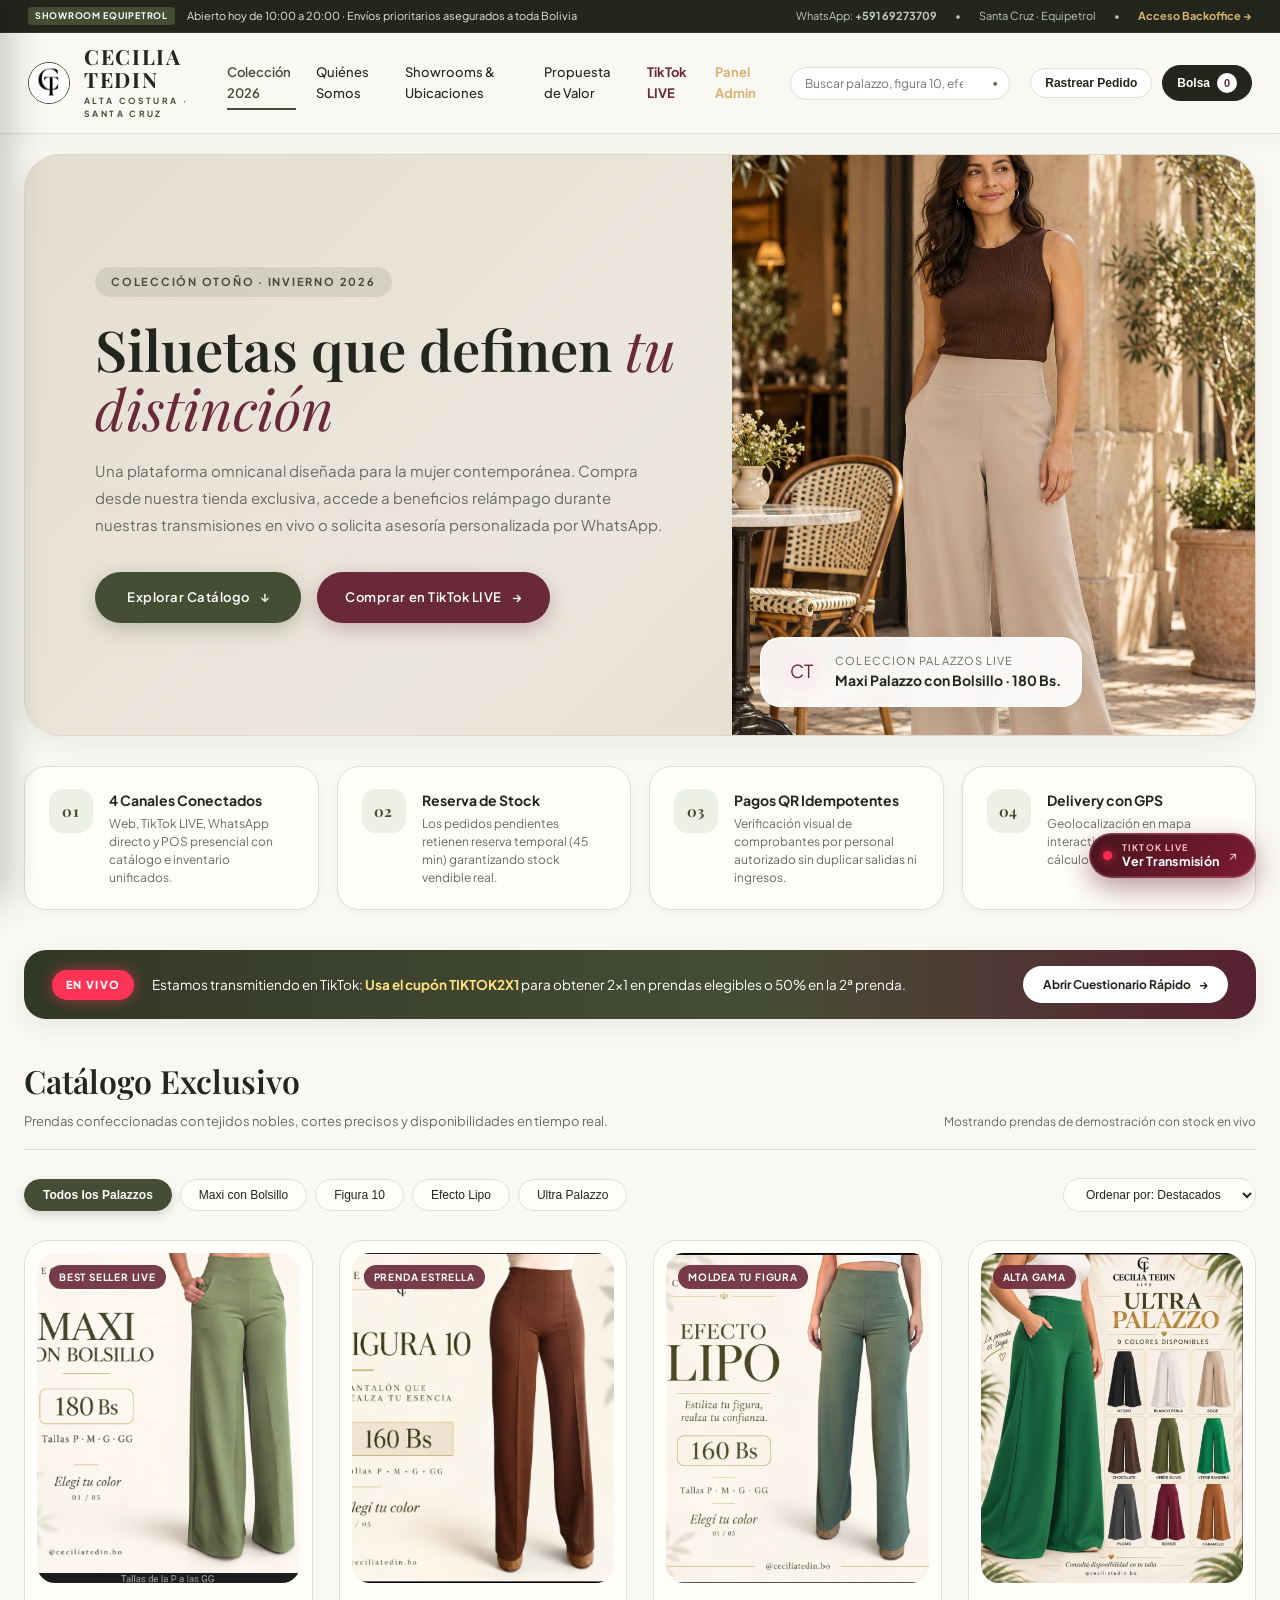
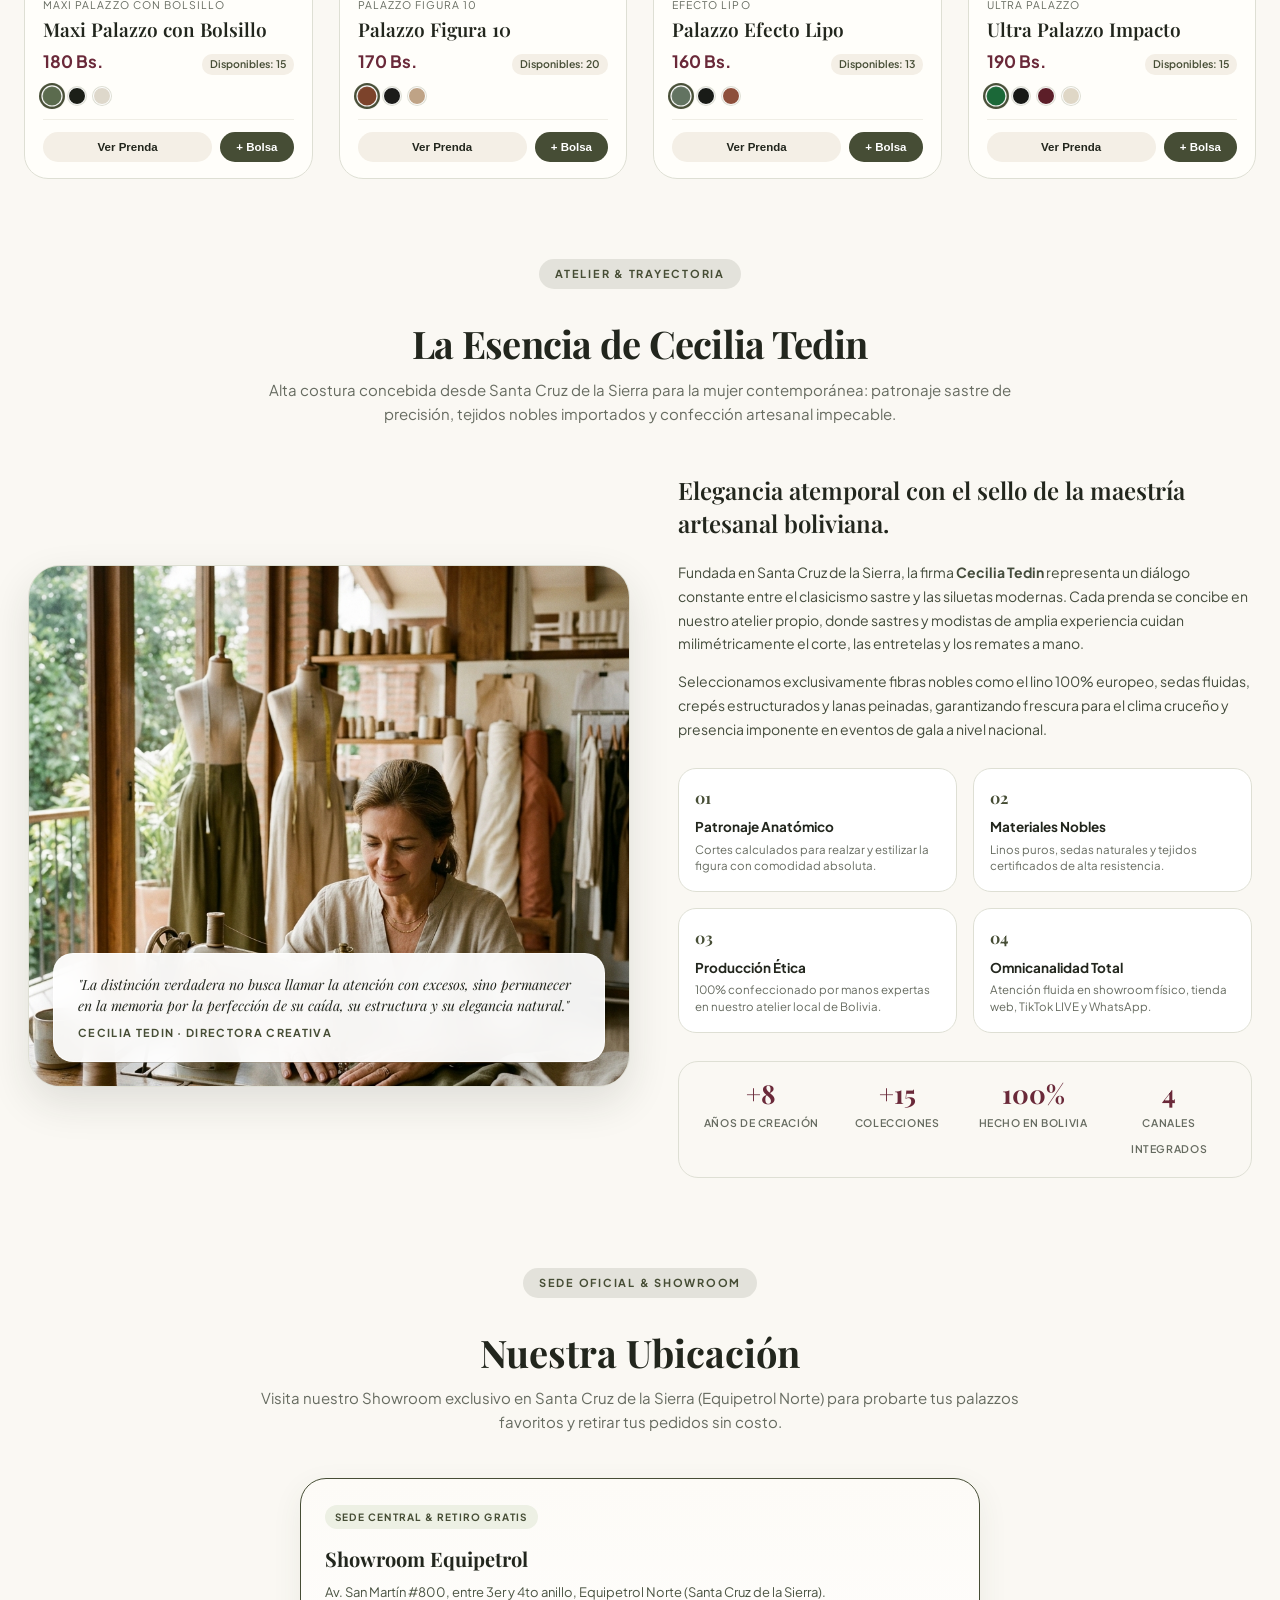
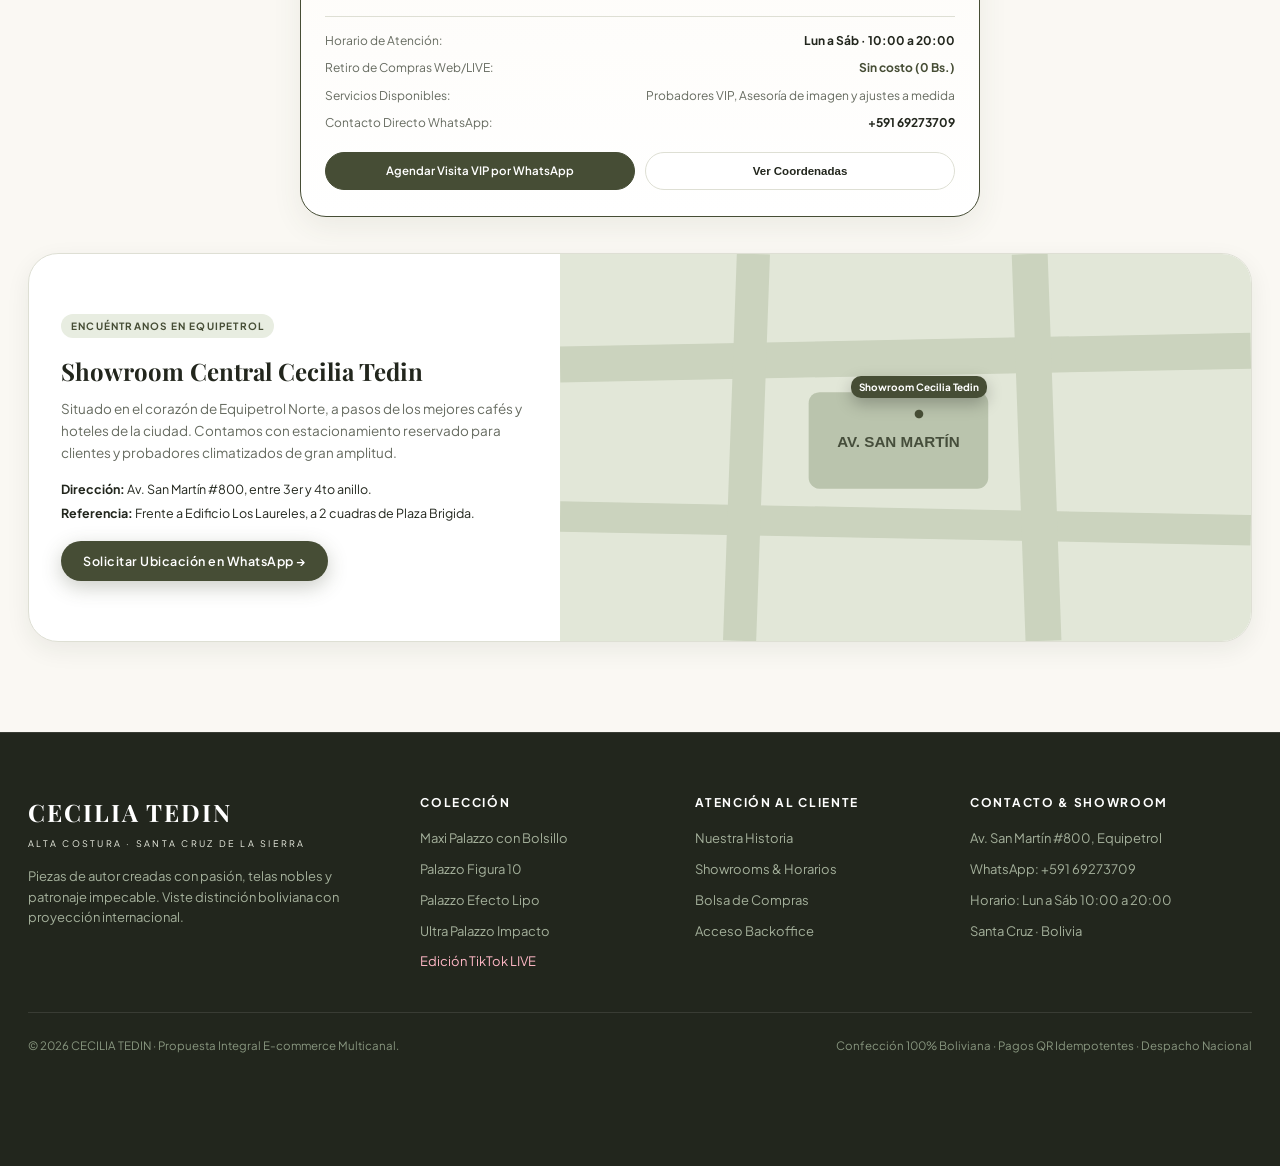
<file: index.html>
<!DOCTYPE html>
<html lang="es">
<head>
  <meta charset="UTF-8">
  <meta name="viewport" content="width=device-width, initial-scale=1.0">
  <title>CECILIA TEDIN · Propuesta Integral E-commerce & Sistema Administrativo</title>

  <!-- Estilos base originales de la marca -->
  <link rel="stylesheet" href="./CECILIA%20TEDIN%20LIVE%20%C2%B7%20Pedidos%20por%20WhatsApp_files/modern-elegance.css">

  <!-- Estilos de la Propuesta Integral (3 Ventanas / Diapositivas) -->
  <link rel="stylesheet" href="./proposal-styles.css">
</head>
<body style="margin:0;padding:0;">

  <!-- ========================================================================
       ENCABEZADO DE LA TIENDA / DASHBOARD PRINCIPAL (STOREFRONT HEADER)
       ======================================================================== -->
  <header class="storefront-header">
    <!-- Tira Superior de Anuncios y Contacto -->
    <div class="header-announcement-strip">
      <div class="announcement-left">
        <span class="announcement-badge">Showroom Equipetrol</span>
        <span>Abierto hoy de 10:00 a 20:00 · Envíos prioritarios asegurados a toda Bolivia</span>
      </div>
      <div class="announcement-right">
        <a href="https://api.whatsapp.com/send?phone=59169273709" target="_blank" class="announcement-link">
          WhatsApp: <strong>+591 69273709</strong>
        </a>
        <span>&bull;</span>
        <a href="#ubicaciones" class="announcement-link">Santa Cruz · Equipetrol</a>
        <span>&bull;</span>
        <a href="admin.html" class="announcement-link" style="color:#d8b370;font-weight:700;">Acceso Backoffice &rarr;</a>
      </div>
    </div>

    <!-- Barra Principal de Navegación -->
    <nav class="header-main-nav" aria-label="Navegación Principal">
      <!-- Marca y Logotipo -->
      <a href="index.html" class="header-brand-block">
        <img src="./CECILIA%20TEDIN%20LIVE%20%C2%B7%20Pedidos%20por%20WhatsApp_files/57936c4e7aa42d4fdf61e33615a19e2525ccbde2e2fb24cf69b07554b99a0174.jpg" alt="Cecilia Tedin">
        <div class="header-brand-titles">
          <h1>CECILIA TEDIN</h1>
          <small>ALTA COSTURA · SANTA CRUZ</small>
        </div>
      </a>

      <!-- Enlaces de Menú -->
      <div class="header-menu-links">
        <a href="#catalogo" class="header-nav-link active">Colección 2026</a>
        <a href="#quienes-somos" class="header-nav-link">Quiénes Somos</a>
        <a href="#ubicaciones" class="header-nav-link">Showrooms & Ubicaciones</a>
        <a href="#pilares" class="header-nav-link">Propuesta de Valor</a>
        <a href="live.html" class="header-nav-link" style="color:var(--ct-wine);font-weight:700;">
          TikTok LIVE
        </a>
        <a href="admin.html" class="header-nav-link" style="color:#d8b370;font-weight:700;">
          Panel Admin
        </a>
      </div>

      <!-- Buscador en Vivo Integrado en Header -->
      <div class="header-search-wrapper">
        <input type="search" class="header-search-input" id="header-search-input" placeholder="Buscar palazzo, figura 10, efecto lipo..." oninput="window.CTApp.onHeaderSearch(this.value)">
        <span class="header-search-icon">&bull;</span>
      </div>

      <!-- Acciones de Usuario y Bolsa -->
      <div class="header-actions-group">
        <button type="button" class="header-action-btn mobile-menu-toggle-btn" id="btn-mobile-menu" aria-label="Abrir Menú" onclick="window.CTApp.toggleStorefrontMobileMenu()">
          <span>&equiv; Menú</span>
        </button>
        <button type="button" class="header-action-btn header-track-btn" onclick="alert('Seguimiento de pedido: Ingresa tu código de orden ej. CT-8040')">
          <span>Rastrear Pedido</span>
        </button>
        <button type="button" class="header-action-btn header-cart-btn" onclick="window.CTApp.openCart()">
          <span>Bolsa</span>
          <span class="header-cart-badge cart-count-badge">0</span>
        </button>
      </div>
    </nav>
  </header>

  <!-- Cajón de Menú Móvil Tienda -->
  <div class="storefront-mobile-overlay" id="storefront-mobile-overlay" onclick="window.CTApp.closeStorefrontMobileMenu()"></div>
  <aside class="storefront-mobile-drawer" id="storefront-mobile-drawer">
    <div style="display:flex;justify-content:space-between;align-items:center;margin-bottom:20px;border-bottom:1px solid var(--ct-line);padding-bottom:14px;">
      <div style="font-family:var(--font-serif);font-weight:700;font-size:16px;">CECILIA TEDIN</div>
      <button type="button" class="btn-close-modal" style="position:static;width:32px;height:32px;" onclick="window.CTApp.closeStorefrontMobileMenu()">&times;</button>
    </div>
    <div class="storefront-mobile-search" style="margin-bottom:18px;">
      <input type="search" placeholder="Buscar palazzo..." class="header-search-input" style="width:100%;font-size:15px;padding:10px 14px;box-sizing:border-box;" oninput="window.CTApp.onHeaderSearch(this.value)">
    </div>
    <nav style="display:flex;flex-direction:column;gap:8px;">
      <a href="#catalogo" class="storefront-mobile-nav-link" onclick="window.CTApp.closeStorefrontMobileMenu()">Colección Palazzos</a>
      <a href="#quienes-somos" class="storefront-mobile-nav-link" onclick="window.CTApp.closeStorefrontMobileMenu()">Quiénes Somos & Atelier</a>
      <a href="#ubicaciones" class="storefront-mobile-nav-link" onclick="window.CTApp.closeStorefrontMobileMenu()">Showroom Equipetrol</a>
      <a href="#pilares" class="storefront-mobile-nav-link" onclick="window.CTApp.closeStorefrontMobileMenu()">Propuesta de Valor</a>
      <button type="button" class="storefront-mobile-nav-link" style="background:none;border:none;text-align:left;font-family:inherit;width:100%;cursor:pointer;" onclick="window.CTApp.closeStorefrontMobileMenu(); alert('Seguimiento de pedido: Ingresa tu código de orden ej. CT-8040')">Rastrear Pedido</button>
      <a href="live.html" class="storefront-mobile-nav-link" style="color:var(--ct-wine);font-weight:700;">Venta Rápida TikTok LIVE &rarr;</a>
      <a href="admin.html" class="storefront-mobile-nav-link" style="color:#d8b370;font-weight:700;">Panel Administrativo &rarr;</a>
    </nav>
    <div style="margin-top:auto;padding-top:20px;border-top:1px solid var(--ct-line);font-size:12px;color:var(--ct-muted);">
      <div>WhatsApp Oficial:</div>
      <a href="https://api.whatsapp.com/send?phone=59169273709" target="_blank" style="color:var(--ct-olive);font-weight:700;text-decoration:none;font-size:13px;">+591 69273709</a>
    </div>
  </aside>

  <!-- ========================================================================
       VENTANA 1: EXPERIENCIA DEL CLIENTE (LANDING & CATÁLOGO CURADO)
       ======================================================================== -->
  <main id="window-1" class="proposal-window active">

    <!-- Hero Section Editorial -->
    <section class="client-hero-banner">
      <div class="hero-content">
        <span class="hero-tag">Colección Otoño · Invierno 2026</span>
        <h2 class="hero-title">Siluetas que definen <em>tu distinción</em></h2>
        <p class="hero-subtitle">
          Una plataforma omnicanal diseñada para la mujer contemporánea. Compra desde nuestra tienda exclusiva, accede a beneficios relámpago durante nuestras transmisiones en vivo o solicita asesoría personalizada por WhatsApp.
        </p>
        <div class="hero-button-group">
          <a href="#catalogo" class="btn-primary-ct" style="text-decoration:none;">
            <span>Explorar Catálogo</span> <span>&darr;</span>
          </a>
          <a href="live.html" class="btn-secondary-live" style="text-decoration:none;">
            <span>Comprar en TikTok LIVE</span> <span>&rarr;</span>
          </a>
        </div>
      </div>

      <div class="hero-media-wrap">
        <img src="./CECILIA%20TEDIN%20LIVE%20%C2%B7%20Pedidos%20por%20WhatsApp_files/544a0b47c6b0a3c186eeda32c60626117b45296deead81df6f3b6f3815b29cbf.jpg" alt="Look Editorial Cecilia Tedin">
        <div class="hero-floating-card">
          <div class="badge-icon">CT</div>
          <div>
            <div class="text-title">Coleccion Palazzos LIVE</div>
            <div class="text-highlight">Maxi Palazzo con Bolsillo &middot; 180 Bs.</div>
          </div>
        </div>
      </div>
    </section>

    <!-- Barra de 4 Pilares de la Propuesta -->
    <section id="pilares" class="proposal-pillars-bar">
      <div class="pillar-item">
        <div class="pillar-icon">01</div>
        <div class="pillar-info">
          <h4>4 Canales Conectados</h4>
          <p>Web, TikTok LIVE, WhatsApp directo y POS presencial con catálogo e inventario unificados.</p>
        </div>
      </div>
      <div class="pillar-item">
        <div class="pillar-icon">02</div>
        <div class="pillar-info">
          <h4>Reserva de Stock</h4>
          <p>Los pedidos pendientes retienen reserva temporal (45 min) garantizando stock vendible real.</p>
        </div>
      </div>
      <div class="pillar-item">
        <div class="pillar-icon">03</div>
        <div class="pillar-info">
          <h4>Pagos QR Idempotentes</h4>
          <p>Verificación visual de comprobantes por personal autorizado sin duplicar salidas ni ingresos.</p>
        </div>
      </div>
      <div class="pillar-item">
        <div class="pillar-icon">04</div>
        <div class="pillar-info">
          <h4>Delivery con GPS</h4>
          <p>Geolocalización en mapa interactivo con coordenadas y cálculo de cotización exacto.</p>
        </div>
      </div>
    </section>

    <!-- Banner de Campaña LIVE Activa -->
    <section class="live-campaign-strip">
      <div class="live-strip-left">
        <span class="live-badge-glow">EN VIVO</span>
        <p>
          Estamos transmitiendo en TikTok: <strong>Usa el cupón TIKTOK2X1</strong> para obtener 2x1 en prendas elegibles o 50% en la 2ª prenda.
        </p>
      </div>
      <a href="live.html" class="btn-open-quiz" style="text-decoration:none;">
        <span>Abrir Cuestionario Rápido</span> <span>&rarr;</span>
      </a>
    </section>

    <!-- Catálogo Curado de Prendas -->
    <section id="catalogo" class="catalog-section">
      <div class="catalog-header">
        <div>
          <h3>Catálogo Exclusivo</h3>
          <p>Prendas confeccionadas con tejidos nobles, cortes precisos y disponibilidades en tiempo real.</p>
        </div>
        <div style="font-size:12px;color:var(--ct-muted);">
          Mostrando prendas de demostración con stock en vivo
        </div>
      </div>

      <!-- Barra de Filtros Interactivos -->
      <div class="filter-bar">
        <div class="category-pills">
          <button class="cat-pill active" onclick="window.CTApp.filterCategory('all', this)">Todos los Palazzos</button>
          <button class="cat-pill" onclick="window.CTApp.filterCategory('maxi-palazzo', this)">Maxi con Bolsillo</button>
          <button class="cat-pill" onclick="window.CTApp.filterCategory('figura-10', this)">Figura 10</button>
          <button class="cat-pill" onclick="window.CTApp.filterCategory('efecto-lipo', this)">Efecto Lipo</button>
          <button class="cat-pill" onclick="window.CTApp.filterCategory('ultra-palazzo', this)">Ultra Palazzo</button>
        </div>

        <div class="filter-actions">
          <select class="filter-select" onchange="alert('Filtro de ordenamiento aplicado')">
            <option>Ordenar por: Destacados</option>
            <option>Precio: Menor a Mayor</option>
            <option>Precio: Mayor a Menor</option>
          </select>
        </div>
      </div>

      <!-- Grilla de Productos Dinámica -->
      <div id="products-grid" class="products-grid">
        <!-- Renderizado dinámico desde app.js -->
      </div>
    </section>

    <!-- ========================================================================
         SECCIÓN: QUIÉNES SOMOS (HISTORIA, FILOSOFÍA Y ALTA COSTURA)
         ======================================================================== -->
    <section id="quienes-somos" class="about-section">
      <div class="about-header-wrap">
        <span class="hero-tag">Atelier & Trayectoria</span>
        <h2>La Esencia de Cecilia Tedin</h2>
        <p>
          Alta costura concebida desde Santa Cruz de la Sierra para la mujer contemporánea: patronaje sastre de precisión, tejidos nobles importados y confección artesanal impecable.
        </p>
      </div>

      <div class="about-layout-grid">
        <!-- Tarjeta Visual Editorial -->
        <div class="about-media-card">
          <img src="./CECILIA%20TEDIN%20LIVE%20%C2%B7%20Pedidos%20por%20WhatsApp_files/atelier_costura_cecilia_tedin.jpg" alt="Atelier de Costura y Confección Artesanal Cecilia Tedin">
          <div class="about-floating-quote">
            <p>
              "La distinción verdadera no busca llamar la atención con excesos, sino permanecer en la memoria por la perfección de su caída, su estructura y su elegancia natural."
            </p>
            <span>Cecilia Tedin · Directora Creativa</span>
          </div>
        </div>

        <!-- Manifiesto e Historia -->
        <div class="about-story-content">
          <div class="about-tagline">
            Elegancia atemporal con el sello de la maestría artesanal boliviana.
          </div>

          <div class="about-paragraphs">
            <p style="margin-bottom:14px;">
              Fundada en Santa Cruz de la Sierra, la firma <strong>Cecilia Tedin</strong> representa un diálogo constante entre el clasicismo sastre y las siluetas modernas. Cada prenda se concibe en nuestro atelier propio, donde sastres y modistas de amplia experiencia cuidan milimétricamente el corte, las entretelas y los remates a mano.
            </p>
            <p>
              Seleccionamos exclusivamente fibras nobles como el lino 100% europeo, sedas fluidas, crepés estructurados y lanas peinadas, garantizando frescura para el clima cruceño y presencia imponente en eventos de gala a nivel nacional.
            </p>
          </div>

          <!-- Cuadrícula de 4 Pilares de Marca -->
          <div class="about-pillars-grid">
            <div class="about-pillar-box">
              <div class="about-pillar-num">01</div>
              <h4>Patronaje Anatómico</h4>
              <p>Cortes calculados para realzar y estilizar la figura con comodidad absoluta.</p>
            </div>
            <div class="about-pillar-box">
              <div class="about-pillar-num">02</div>
              <h4>Materiales Nobles</h4>
              <p>Linos puros, sedas naturales y tejidos certificados de alta resistencia.</p>
            </div>
            <div class="about-pillar-box">
              <div class="about-pillar-num">03</div>
              <h4>Producción Ética</h4>
              <p>100% confeccionado por manos expertas en nuestro atelier local de Bolivia.</p>
            </div>
            <div class="about-pillar-box">
              <div class="about-pillar-num">04</div>
              <h4>Omnicanalidad Total</h4>
              <p>Atención fluida en showroom físico, tienda web, TikTok LIVE y WhatsApp.</p>
            </div>
          </div>

          <!-- Métricas de Trayectoria -->
          <div class="about-metrics-strip">
            <div class="about-metric-item">
              <strong>+8</strong>
              <span>Años de Creación</span>
            </div>
            <div class="about-metric-item">
              <strong>+15</strong>
              <span>Colecciones</span>
            </div>
            <div class="about-metric-item">
              <strong>100%</strong>
              <span>Hecho en Bolivia</span>
            </div>
            <div class="about-metric-item">
              <strong>4</strong>
              <span>Canales Integrados</span>
            </div>
          </div>
        </div>
      </div>
    </section>

    <!-- ========================================================================
         SECCIÓN: UBICACIONES & SHOWROOMS
         ======================================================================== -->
    <section id="ubicaciones" class="locations-section">
      <div class="locations-header-wrap">
        <span class="hero-tag">Sede Oficial & Showroom</span>
        <h2>Nuestra Ubicación</h2>
        <p>
          Visita nuestro Showroom exclusivo en Santa Cruz de la Sierra (Equipetrol Norte) para probarte tus palazzos favoritos y retirar tus pedidos sin costo.
        </p>
      </div>

      <!-- Única Ubicación Oficial: Showroom Equipetrol -->
      <div class="locations-cards-grid" style="grid-template-columns: 1fr; max-width: 680px; margin: 0 auto 36px;">
        <!-- Showroom Central Equipetrol -->
        <div class="location-card featured">
          <span class="location-card-tag">Sede Central & Retiro Gratis</span>
          <h3>Showroom Equipetrol</h3>
          <p class="location-address">
            Av. San Martín #800, entre 3er y 4to anillo, Equipetrol Norte (Santa Cruz de la Sierra).
          </p>
          <div class="location-detail-list">
            <div class="location-detail-row">
              <span>Horario de Atención:</span>
              <strong>Lun a Sáb · 10:00 a 20:00</strong>
            </div>
            <div class="location-detail-row">
              <span>Retiro de Compras Web/LIVE:</span>
              <strong style="color:var(--ct-olive);">Sin costo (0 Bs.)</strong>
            </div>
            <div class="location-detail-row">
              <span>Servicios Disponibles:</span>
              <span>Probadores VIP, Asesoría de imagen y ajustes a medida</span>
            </div>
            <div class="location-detail-row">
              <span>Contacto Directo WhatsApp:</span>
              <strong>+591 69273709</strong>
            </div>
          </div>
          <div class="location-actions-row">
            <a href="https://api.whatsapp.com/send?phone=59169273709&text=Hola%20Cecilia%20Tedin,%20deseo%20agendar%20una%20visita%20en%20el%20Showroom%20Equipetrol" target="_blank" class="btn-location-action primary">
              Agendar Visita VIP por WhatsApp
            </a>
            <button type="button" class="btn-location-action" onclick="alert('Ubicación: Av. San Martín #800, Equipetrol Norte. Coordenadas: -17.7654, -63.1952')">
              Ver Coordenadas
            </button>
          </div>
        </div>
      </div>

      <!-- Tarjeta Ilustrada con Mapa del Showroom Central -->
      <div class="location-map-visual-card">
        <div class="map-visual-info">
          <span class="location-card-tag" style="background:#e8ede1;color:var(--ct-olive);">Encuéntranos en Equipetrol</span>
          <h3 style="font-family:var(--font-serif);font-size:24px;margin-bottom:8px;">Showroom Central Cecilia Tedin</h3>
          <p style="font-size:13.5px;color:var(--ct-muted);line-height:1.6;margin-bottom:16px;">
            Situado en el corazón de Equipetrol Norte, a pasos de los mejores cafés y hoteles de la ciudad. Contamos con estacionamiento reservado para clientes y probadores climatizados de gran amplitud.
          </p>
          <div style="font-size:12.5px;margin-bottom:18px;">
            <p><strong>Dirección:</strong> Av. San Martín #800, entre 3er y 4to anillo.</p>
            <p style="margin-top:4px;"><strong>Referencia:</strong> Frente a Edificio Los Laureles, a 2 cuadras de Plaza Brigida.</p>
          </div>
          <div>
            <a href="https://api.whatsapp.com/send?phone=59169273709&text=Hola%20Cecilia%20Tedin,%20solicito%20la%20ubicaci%C3%B3n%20en%20tiempo%20real%20del%20Showroom" target="_blank" class="btn-primary-ct" style="text-decoration:none;display:inline-flex;padding:10px 22px;font-size:12.5px;">
              Solicitar Ubicación en WhatsApp &rarr;
            </a>
          </div>
        </div>

        <div class="map-visual-canvas">
          <svg viewBox="0 0 500 280" style="width:100%;height:100%;object-fit:cover;">
            <rect width="500" height="280" fill="#e2e7d8"/>
            <path d="M0,80 L500,70" stroke="#cbd3be" stroke-width="26" fill="none"/>
            <path d="M0,190 L500,200" stroke="#cbd3be" stroke-width="22" fill="none"/>
            <path d="M140,0 L130,280" stroke="#cbd3be" stroke-width="24" fill="none"/>
            <path d="M340,0 L350,280" stroke="#cbd3be" stroke-width="26" fill="none"/>
            <rect x="180" y="100" width="130" height="70" rx="8" fill="#bac4ad"/>
            <text x="245" y="140" font-family="sans-serif" font-size="11" font-weight="700" fill="#464e3b" text-anchor="middle">AV. SAN MARTÍN</text>
          </svg>
          <div class="map-pin-indicator" style="top:44%;left:52%;">
            <span class="map-pin-badge" style="background:var(--ct-olive);color:#fff;box-shadow:0 6px 16px rgba(0,0,0,0.25);">
              Showroom Cecilia Tedin
            </span>
            <span class="map-pin-icon" style="color:var(--ct-olive);">&bull;</span>
          </div>
        </div>
      </div>
    </section>

    <!-- ========================================================================
         FOOTER DE LUJO EDITORIAL
         ======================================================================== -->
    <footer class="storefront-luxury-footer">
      <div class="footer-inner-content">
        <!-- Columna Marca -->
        <div class="footer-brand-col">
          <h3>CECILIA TEDIN</h3>
          <small>ALTA COSTURA · SANTA CRUZ DE LA SIERRA</small>
          <p>
            Piezas de autor creadas con pasión, telas nobles y patronaje impecable. Viste distinción boliviana con proyección internacional.
          </p>
        </div>

        <!-- Columna Colecciones -->
        <div class="footer-links-col">
          <h4>Colección</h4>
          <div class="footer-links-list">
            <a href="#catalogo" class="footer-link-item">Maxi Palazzo con Bolsillo</a>
            <a href="#catalogo" class="footer-link-item">Palazzo Figura 10</a>
            <a href="#catalogo" class="footer-link-item">Palazzo Efecto Lipo</a>
            <a href="#catalogo" class="footer-link-item">Ultra Palazzo Impacto</a>
            <a href="live.html" class="footer-link-item" style="color:#ffb8c6;">Edición TikTok LIVE</a>
          </div>
        </div>

        <!-- Columna Atención -->
        <div class="footer-links-col">
          <h4>Atención al Cliente</h4>
          <div class="footer-links-list">
            <a href="#quienes-somos" class="footer-link-item">Nuestra Historia</a>
            <a href="#ubicaciones" class="footer-link-item">Showrooms & Horarios</a>
            <a href="javascript:void(0)" onclick="window.CTApp.openCart()" class="footer-link-item">Bolsa de Compras</a>
            <a href="admin.html" class="footer-link-item">Acceso Backoffice</a>
          </div>
        </div>

        <!-- Columna Contacto -->
        <div class="footer-links-col">
          <h4>Contacto & Showroom</h4>
          <div class="footer-links-list">
            <span class="footer-link-item">Av. San Martín #800, Equipetrol</span>
            <span class="footer-link-item">WhatsApp: +591 69273709</span>
            <span class="footer-link-item">Horario: Lun a Sáb 10:00 a 20:00</span>
            <span class="footer-link-item">Santa Cruz · Bolivia</span>
          </div>
        </div>
      </div>

      <div class="footer-bottom-bar">
        <div>
          &copy; 2026 CECILIA TEDIN · Propuesta Integral E-commerce Multicanal.
        </div>
        <div>
          Confección 100% Boliviana · Pagos QR Idempotentes · Despacho Nacional
        </div>
      </div>
    </footer>
  </main>

  <!-- ========================================================================
       MODALES Y DRAWERS GLOBALES DE LA TIENDA
       ======================================================================== -->

  <!-- Modal de Detalle de Prenda -->
  <div id="product-detail-modal" class="modal-overlay" onclick="if(event.target===this) window.CTApp.closeDetail()"></div>

  <!-- Drawer Lateral de la Bolsa / Carrito -->
  <div id="cart-drawer-overlay" class="cart-drawer-overlay" onclick="if(event.target===this) window.CTApp.closeCart()">
    <div class="cart-drawer">
      <div class="cart-drawer-header">
        <h3>Tu Bolsa de Compras</h3>
        <button class="btn-close-modal" style="position:static;" onclick="window.CTApp.closeCart()">&times;</button>
      </div>

      <div class="cart-items-list" id="cart-items-list">
        <!-- Renderizado dinámico -->
      </div>

      <div id="cart-totals-box" class="cart-extra-section">
        <!-- Cupón -->
        <div class="coupon-box">
          <input type="text" id="cart-coupon-input" class="coupon-input" placeholder="Cupón (Ej: TIKTOK2X1)">
          <button class="btn-apply-coupon" onclick="window.CTApp.applyCouponCart()">Aplicar</button>
        </div>

        <!-- Datos del Cliente para Pedido WhatsApp Real -->
        <div style="background:#fff;padding:12px;border-radius:12px;border:1px solid var(--ct-line);margin-bottom:12px;">
          <div style="font-size:11px;font-weight:700;text-transform:uppercase;color:var(--ct-muted);margin-bottom:8px;">Tus Datos para el Pedido:</div>
          <div style="margin-bottom:8px;">
            <input type="text" id="cart-customer-name" placeholder="Tu Nombre Completo *" value="Lucía Valverde" style="width:100%;padding:8px 10px;border-radius:8px;border:1px solid var(--ct-line);font-size:12px;box-sizing:border-box;">
          </div>
          <div style="margin-bottom:8px;">
            <input type="tel" id="cart-customer-phone" placeholder="Tu Celular WhatsApp *" value="+591 78912345" style="width:100%;padding:8px 10px;border-radius:8px;border:1px solid var(--ct-line);font-size:12px;box-sizing:border-box;">
          </div>
          <div>
            <input type="text" id="cart-customer-address" placeholder="Dirección / Referencias de Entrega" value="Equipetrol Norte, Calle 7 Este" style="width:100%;padding:8px 10px;border-radius:8px;border:1px solid var(--ct-line);font-size:12px;box-sizing:border-box;">
          </div>
        </div>

        <!-- Selector de Entrega -->
        <div class="delivery-options-title">Modalidad de Entrega:</div>
        <div class="delivery-pills">
          <button class="delivery-pill-btn active" data-type="pickup" onclick="window.CTApp.setCartDelivery('pickup')">
            Retiro Showroom (Gratis)
          </button>
          <button class="delivery-pill-btn" data-type="delivery" onclick="window.CTApp.setCartDelivery('delivery')">
            Delivery (Bs. 25)
          </button>
        </div>

        <!-- Totales -->
        <div class="cart-totals">
          <div class="total-row">
            <span>Subtotal:</span>
            <strong id="cart-subtotal-val">0 Bs.</strong>
          </div>
          <div class="total-row">
            <span>Descuento Promocional:</span>
            <strong id="cart-discount-val" style="color:var(--ct-wine)">0 Bs.</strong>
          </div>
          <div class="total-row">
            <span>Envío:</span>
            <strong id="cart-delivery-val">Gratis (Showroom)</strong>
          </div>
          <div class="total-row final">
            <span>Total a Pagar:</span>
            <strong id="cart-total-val">0 Bs.</strong>
          </div>
        </div>

        <button class="btn-checkout-whatsapp" onclick="window.CTApp.checkoutCartWhatsApp()">
          <span>Solicitar Pedido por WhatsApp</span>
        </button>
      </div>
    </div>
  </div>

  <!-- Modal de Éxito de Pedido Web -->
  <div id="order-success-modal" class="modal-overlay" onclick="if(event.target===this) window.CTApp.closeOrderSuccessModal()"></div>

  <!-- Bandeja de Notificaciones Toast -->
  <div id="toast-shelf" class="toast-shelf"></div>

  <!-- ========================================================================
       BOTÓN FLOTANTE TIKTOK LIVE (LLEVA AL PERFIL OFICIAL DE TIKTOK LIVE)
       ======================================================================== -->
  <a href="https://www.tiktok.com/@ceciliatedinlive?_r=1&amp;_t=ZS-9AmH7vFP8ya" target="_blank" rel="noopener noreferrer" class="floating-tiktok-btn" id="floating-tiktok-btn" aria-label="Abrir Perfil Oficial TikTok LIVE" style="text-decoration:none;">
    <span class="floating-live-dot"></span>
    <div class="floating-live-text-block">
      <span class="floating-live-label">TIKTOK LIVE</span>
      <span class="floating-live-title">Ver Transmisión</span>
    </div>
    <span class="floating-live-arrow">&nearr;</span>
  </a>

  <!-- Script de Movimiento Original de la Marca -->
  <script src="./CECILIA%20TEDIN%20LIVE%20%C2%B7%20Pedidos%20por%20WhatsApp_files/modern-elegance.js"></script>

  <!-- Script Interactivo de la Propuesta -->
  <script src="./app.js"></script>

</body>
</html>
</file>
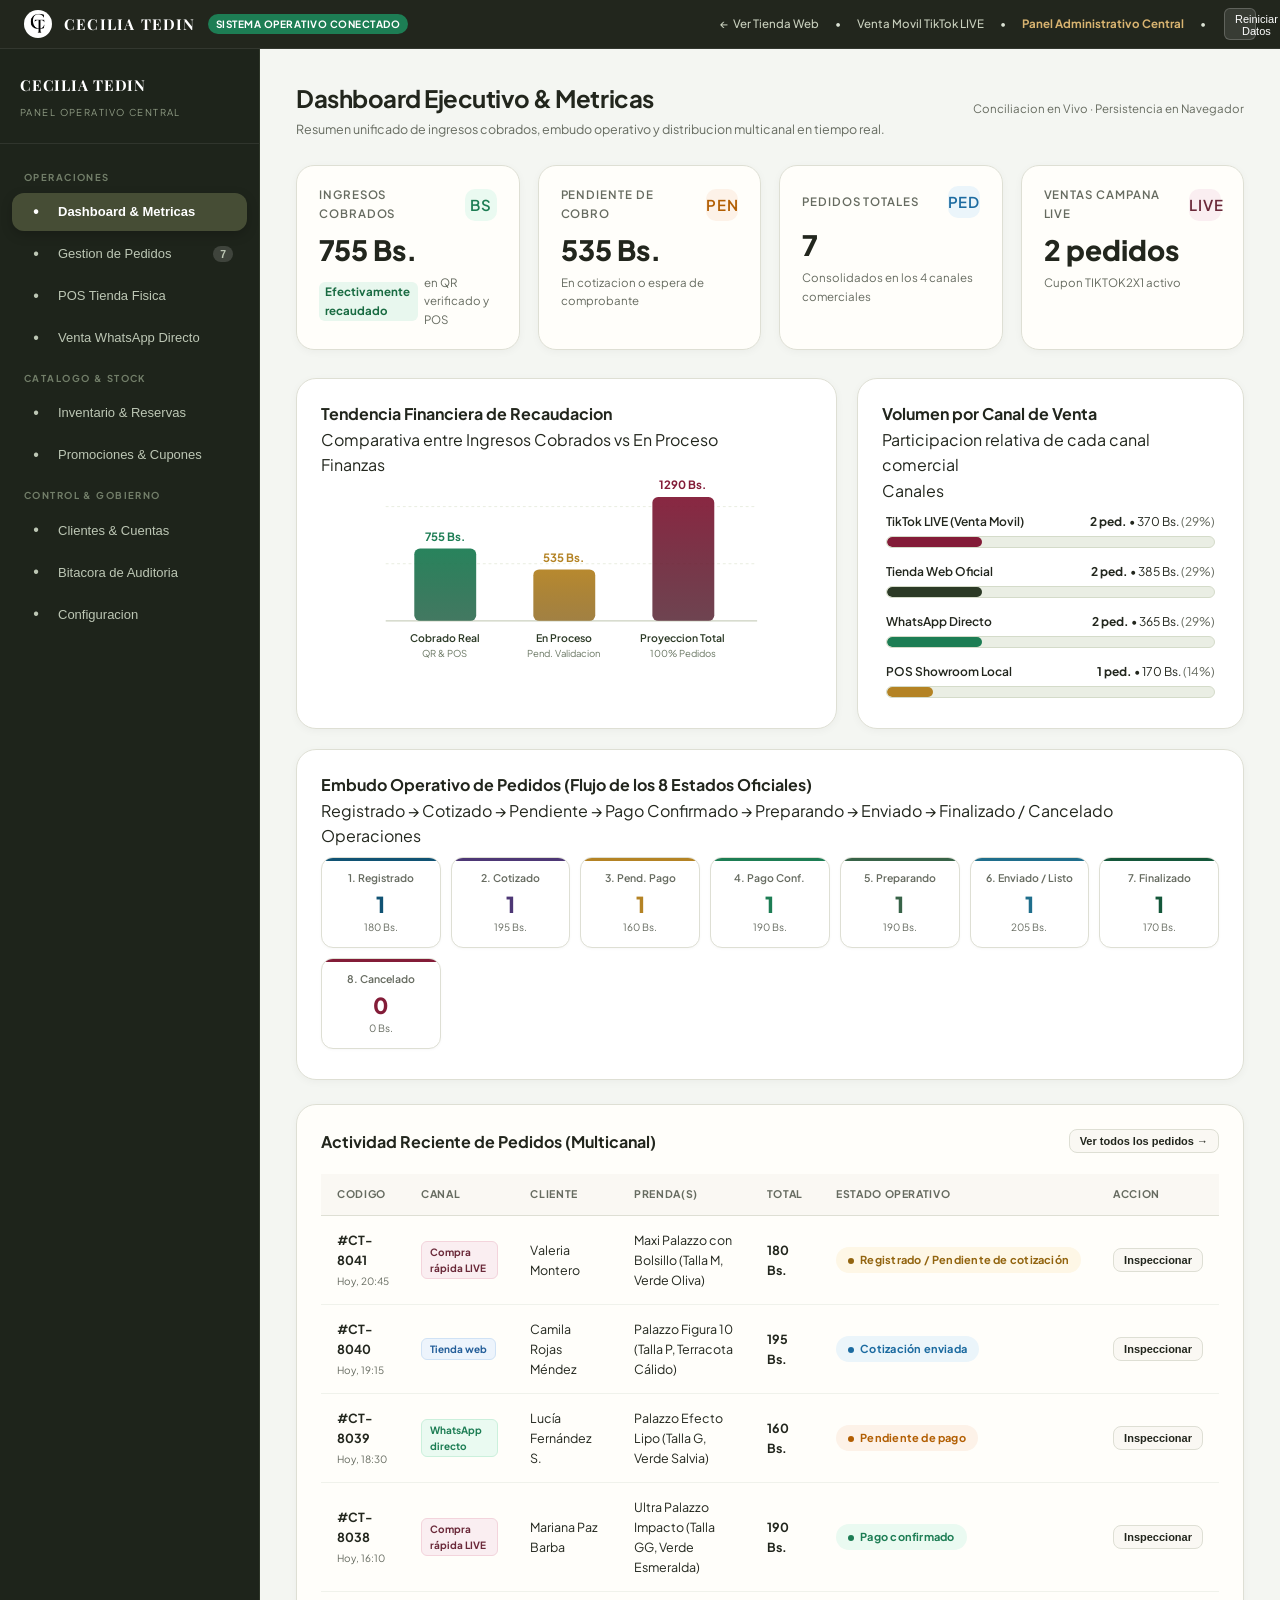
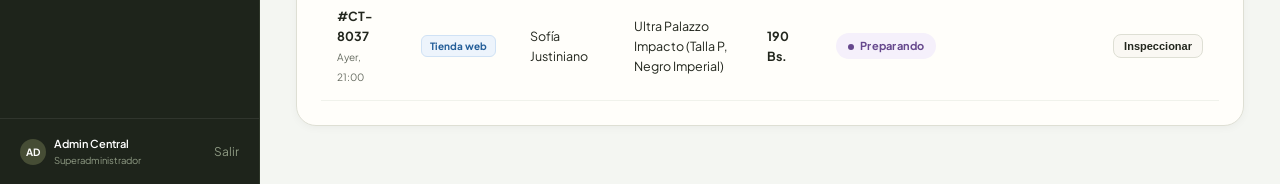
<file: admin.html>
<!DOCTYPE html>
<html lang="es">
<head>
  <meta charset="UTF-8">
  <meta name="viewport" content="width=device-width, initial-scale=1.0">
  <title>CECILIA TEDIN · Panel Administrativo & Punto de Venta POS</title>

  <!-- Estilos base originales de la marca -->
  <link rel="stylesheet" href="./CECILIA%20TEDIN%20LIVE%20%C2%B7%20Pedidos%20por%20WhatsApp_files/modern-elegance.css">

  <!-- Estilos de la Propuesta Integral -->
  <link rel="stylesheet" href="./proposal-styles.css">
</head>
<body style="background:var(--ct-bg);min-height:100vh;display:flex;flex-direction:column;margin:0;padding:0;">

  <!-- ========================================================================
       BARRA SUPERIOR DE NAVEGACION INSTITUCIONAL
       ======================================================================== -->
  <header class="top-portal-bar">
    <div style="display:flex;align-items:center;gap:12px;">
      <img src="./CECILIA%20TEDIN%20LIVE%20%C2%B7%20Pedidos%20por%20WhatsApp_files/57936c4e7aa42d4fdf61e33615a19e2525ccbde2e2fb24cf69b07554b99a0174.jpg" alt="Logo" style="width:28px;height:28px;border-radius:50%;object-fit:cover;">
      <span style="font-family:var(--font-serif);letter-spacing:0.08em;font-weight:700;color:#fff;font-size:15px;">CECILIA TEDIN</span>
      <span style="font-size:10px;background:#1d7d54;color:#fff;padding:2px 8px;border-radius:999px;font-weight:700;letter-spacing:0.05em;">SISTEMA OPERATIVO CONECTADO</span>
    </div>

    <nav class="top-portal-links">
      <a href="index.html" class="top-portal-link">
        <span>&larr;</span> Ver Tienda Web
      </a>
      <span>&bull;</span>
      <a href="live.html" class="top-portal-link">
        Venta Movil TikTok LIVE
      </a>
      <span>&bull;</span>
      <span class="top-portal-link active" style="color:#d8b370;font-weight:700;">
        Panel Administrativo Central
      </span>
      <span>&bull;</span>
      <button type="button" class="btn-dock-reset" onclick="window.CTApp.resetDemoData()" title="Reiniciar datos simulados" style="color:#fff;background:rgba(255,255,255,0.1);padding:4px 10px;border-radius:6px;border:1px solid rgba(255,255,255,0.2);cursor:pointer;font-size:11px;">
        Reiniciar Datos
      </button>
    </nav>
  </header>

  <!-- ========================================================================
       PANEL ADMINISTRATIVO FORMAL (BACKOFFICE INTEGRAL)
       ======================================================================== -->
  <!-- Overlay Movil para Sidebar -->
  <div class="admin-sidebar-overlay" id="admin-sidebar-overlay" onclick="window.CTApp.closeAdminMobileMenu()"></div>

  <!-- Barra Movil Superior del Administrador -->
  <header class="admin-mobile-topbar">
    <button type="button" class="btn-admin-mobile-menu" onclick="window.CTApp.toggleAdminMobileMenu()" aria-label="Abrir Menu">
      <span class="admin-menu-icon">&equiv;</span>
      <span>Menu</span>
    </button>
    <div class="admin-mobile-title">
      <span id="admin-mobile-active-label">Dashboard &amp; Metricas</span>
    </div>
    <div style="display:flex;align-items:center;gap:6px;">
      <a href="live.html" class="btn-admin-mobile-back" style="background:var(--ct-wine-soft);color:var(--ct-wine);border:1px solid rgba(106,41,57,0.3);font-size:11px;">LIVE</a>
      <a href="index.html" class="btn-admin-mobile-back" title="Ir a la Tienda">
        <span>Tienda &rarr;</span>
      </a>
    </div>
  </header>

  <!-- Pildoras de Navegacion Rapida Movil -->
  <nav class="admin-quick-pills-bar" aria-label="Navegacion Rapida">
    <button type="button" class="admin-quick-pill active" data-tab="dashboard" onclick="window.CTApp.switchAdminTab('dashboard', this)">Dashboard</button>
    <button type="button" class="admin-quick-pill" data-tab="orders" onclick="window.CTApp.switchAdminTab('orders', this)">Pedidos <span class="quick-pill-badge" id="quick-order-badge">7</span></button>
    <button type="button" class="admin-quick-pill" data-tab="pos" onclick="window.CTApp.switchAdminTab('pos', this)">POS Tienda</button>
    <button type="button" class="admin-quick-pill" data-tab="manual-order" onclick="window.CTApp.switchAdminTab('manual-order', this)">WhatsApp</button>
    <button type="button" class="admin-quick-pill" data-tab="inventory" onclick="window.CTApp.switchAdminTab('inventory', this)">Inventario</button>
    <button type="button" class="admin-quick-pill" data-tab="audit" onclick="window.CTApp.switchAdminTab('audit', this)">Auditoria</button>
  </nav>

  <div class="admin-wrapper" style="flex:1;">
    <!-- Sidebar Corporativo Formal -->
    <aside class="admin-sidebar">
      <div class="sidebar-header" style="display:flex;justify-content:space-between;align-items:center;">
        <div class="admin-corp-logo">
          <div class="corp-titles">
            <h2>CECILIA TEDIN</h2>
            <span>Panel Operativo Central</span>
          </div>
        </div>
        <button type="button" class="admin-sidebar-close-btn" onclick="window.CTApp.closeAdminMobileMenu()" aria-label="Cerrar Menu">&times;</button>
      </div>

      <nav class="admin-nav-menu">
        <div class="nav-section-title">Operaciones</div>
        <button class="admin-nav-item active" data-tab="dashboard" onclick="window.CTApp.switchAdminTab('dashboard', this)">
          <span class="nav-icon">&bull;</span>
          <span>Dashboard & Metricas</span>
        </button>
        <button class="admin-nav-item" data-tab="orders" onclick="window.CTApp.switchAdminTab('orders', this)">
          <span class="nav-icon">&bull;</span>
          <span>Gestion de Pedidos</span>
          <span class="nav-count" id="admin-sidebar-order-count">7</span>
        </button>
        <button class="admin-nav-item" data-tab="pos" onclick="window.CTApp.switchAdminTab('pos', this)">
          <span class="nav-icon">&bull;</span>
          <span>POS Tienda Fisica</span>
        </button>
        <button class="admin-nav-item" data-tab="manual-order" onclick="window.CTApp.switchAdminTab('manual-order', this)">
          <span class="nav-icon">&bull;</span>
          <span>Venta WhatsApp Directo</span>
        </button>

        <div class="nav-section-title">Catalogo & Stock</div>
        <button class="admin-nav-item" data-tab="inventory" onclick="window.CTApp.switchAdminTab('inventory', this)">
          <span class="nav-icon">&bull;</span>
          <span>Inventario & Reservas</span>
        </button>
        <button class="admin-nav-item" data-tab="promos" onclick="window.CTApp.switchAdminTab('promos', this)">
          <span class="nav-icon">&bull;</span>
          <span>Promociones & Cupones</span>
        </button>

        <div class="nav-section-title">Control & Gobierno</div>
        <button class="admin-nav-item" data-tab="customers" onclick="window.CTApp.switchAdminTab('customers', this)">
          <span class="nav-icon">&bull;</span>
          <span>Clientes & Cuentas</span>
        </button>
        <button class="admin-nav-item" data-tab="audit" onclick="window.CTApp.switchAdminTab('audit', this)">
          <span class="nav-icon">&bull;</span>
          <span>Bitacora de Auditoria</span>
        </button>
        <button class="admin-nav-item" data-tab="settings" onclick="window.CTApp.switchAdminTab('settings', this)">
          <span class="nav-icon">&bull;</span>
          <span>Configuracion</span>
        </button>
      </nav>

      <div class="sidebar-footer">
        <div class="user-badge">
          <div class="user-avatar">AD</div>
          <div>
            <div style="font-weight:600;color:#fff;">Admin Central</div>
            <div style="font-size:9.5px;color:#8f9b84;">Superadministrador</div>
          </div>
        </div>
        <span style="font-size:12px;cursor:pointer;color:#8f9b84;" onclick="window.location.href='index.html'" title="Ir a la Tienda">Salir</span>
      </div>
    </aside>

    <!-- Area de Contenido Principal -->
    <main class="admin-content-area">

      <!-- ====================================================================
           TAB 1: DASHBOARD EJECUTIVO & METRICAS CON GRAFICAS
           ==================================================================== -->
      <div id="admin-tab-dashboard" class="admin-view-tab active">
        <div class="admin-header-row">
          <div class="admin-page-title">
            <h2>Dashboard Ejecutivo & Metricas</h2>
            <p>Resumen unificado de ingresos cobrados, embudo operativo y distribucion multicanal en tiempo real.</p>
          </div>
          <div class="admin-header-actions">
            <span style="font-size:11.5px;color:var(--ct-muted);">Conciliacion en Vivo &middot; Persistencia en Navegador</span>
          </div>
        </div>

        <!-- Cuadricula de KPIs Ejecutivos -->
        <div class="kpi-grid">
          <div class="kpi-card">
            <div class="kpi-title-row">
              <span>Ingresos Cobrados</span>
              <span class="kpi-icon-pill green">Bs</span>
            </div>
            <div class="kpi-value" id="kpi-ingresos-cobrados">0 Bs.</div>
            <div class="kpi-subtext">
              <span class="tag-badge success">Efectivamente recaudado</span> en QR verificado y POS
            </div>
          </div>

          <div class="kpi-card">
            <div class="kpi-title-row">
              <span>Pendiente de Cobro</span>
              <span class="kpi-icon-pill amber">PEN</span>
            </div>
            <div class="kpi-value" id="kpi-ingresos-pendientes">0 Bs.</div>
            <div class="kpi-subtext">
              En cotizacion o espera de comprobante
            </div>
          </div>

          <div class="kpi-card">
            <div class="kpi-title-row">
              <span>Pedidos Totales</span>
              <span class="kpi-icon-pill blue">PED</span>
            </div>
            <div class="kpi-value" id="kpi-total-pedidos">0</div>
            <div class="kpi-subtext">
              Consolidados en los 4 canales comerciales
            </div>
          </div>

          <div class="kpi-card">
            <div class="kpi-title-row">
              <span>Ventas Campana LIVE</span>
              <span class="kpi-icon-pill wine">LIVE</span>
            </div>
            <div class="kpi-value" id="kpi-ventas-live">0 pedidos</div>
            <div class="kpi-subtext">
              Cupon TIKTOK2X1 activo
            </div>
          </div>
        </div>

        <!-- Seccion de Graficas Visuales Ejecutivas -->
        <div class="admin-charts-grid">
          <!-- Grafica 1: Tendencia de Ingresos -->
          <div class="chart-card">
            <div class="chart-header">
              <div>
                <h4>Tendencia Financiera de Recaudacion</h4>
                <div class="chart-subtitle">Comparativa entre Ingresos Cobrados vs En Proceso</div>
              </div>
              <span class="chart-badge">Finanzas</span>
            </div>
            <div id="chart-revenue-trend" class="chart-container">
              <!-- Renderizado SVG dinamico -->
            </div>
          </div>

          <!-- Grafica 2: Distribucion por Canal -->
          <div class="chart-card">
            <div class="chart-header">
              <div>
                <h4>Volumen por Canal de Venta</h4>
                <div class="chart-subtitle">Participacion relativa de cada canal comercial</div>
              </div>
              <span class="chart-badge">Canales</span>
            </div>
            <div id="chart-channel-distribution" class="chart-container">
              <!-- Renderizado SVG dinamico -->
            </div>
          </div>

          <!-- Grafica 3: Embudo de los 8 Estados -->
          <div class="chart-card" style="grid-column: 1 / -1;">
            <div class="chart-header">
              <div>
                <h4>Embudo Operativo de Pedidos (Flujo de los 8 Estados Oficiales)</h4>
                <div class="chart-subtitle">Registrado &rarr; Cotizado &rarr; Pendiente &rarr; Pago Confirmado &rarr; Preparando &rarr; Enviado &rarr; Finalizado / Cancelado</div>
              </div>
              <span class="chart-badge">Operaciones</span>
            </div>
            <div id="chart-operational-funnel" class="chart-container" style="min-height: 180px;">
              <!-- Renderizado SVG dinamico -->
            </div>
          </div>
        </div>

        <!-- Tabla de Pedidos Recientes -->
        <div class="admin-card-container">
          <div class="card-header-bar">
            <h3>Actividad Reciente de Pedidos (Multicanal)</h3>
            <button class="btn-tbl-action" onclick="window.CTApp.switchAdminTab('orders', document.querySelector('.admin-nav-item[data-tab=orders]'))">
              Ver todos los pedidos &rarr;
            </button>
          </div>

          <div class="formal-table-wrap">
            <table class="formal-table">
              <thead>
                <tr>
                  <th>Codigo</th>
                  <th>Canal</th>
                  <th>Cliente</th>
                  <th>Prenda(s)</th>
                  <th>Total</th>
                  <th>Estado Operativo</th>
                  <th>Accion</th>
                </tr>
              </thead>
              <tbody id="dashboard-recent-orders-tbody">
                <!-- Renderizado dinamico -->
              </tbody>
            </table>
          </div>
        </div>
      </div>

      <!-- ====================================================================
           TAB 2: GESTION FORMAL DE PEDIDOS (8 ESTADOS)
           ==================================================================== -->
      <div id="admin-tab-orders" class="admin-view-tab">
        <div class="admin-header-row">
          <div class="admin-page-title">
            <h2>Gestion Centralizada de Pedidos</h2>
            <p>Flujo completo de los 8 estados oficiales del documento con verificacion de pagos QR y bitacora.</p>
          </div>
        </div>

        <div class="admin-card-container">
          <div class="card-header-bar">
            <div class="table-filter-tabs">
              <button class="tbl-tab-btn active" onclick="window.CTApp.filterAdminOrders('all', this)">Todos los Canales</button>
              <button class="tbl-tab-btn" onclick="window.CTApp.filterAdminOrders('live', this)">TikTok LIVE</button>
              <button class="tbl-tab-btn" onclick="window.CTApp.filterAdminOrders('web', this)">Tienda Web</button>
              <button class="tbl-tab-btn" onclick="window.CTApp.filterAdminOrders('whatsapp', this)">WhatsApp Directo</button>
              <button class="tbl-tab-btn" onclick="window.CTApp.filterAdminOrders('pos', this)">POS Local</button>
            </div>
          </div>

          <div class="formal-table-wrap">
            <table class="formal-table">
              <thead>
                <tr>
                  <th>Codigo / Fecha</th>
                  <th>Canal</th>
                  <th>Cliente & Telefono</th>
                  <th>Prendas & Modalidad</th>
                  <th>Total / Cupon</th>
                  <th>Estado Actual</th>
                  <th>Gestion</th>
                </tr>
              </thead>
              <tbody id="admin-orders-tbody">
                <!-- Renderizado dinamico -->
              </tbody>
            </table>
          </div>
        </div>
      </div>

      <!-- ====================================================================
           TAB 3: MODULO POS (TIENDA FISICA & CAJA MOSTRADOR)
           ==================================================================== -->
      <div id="admin-tab-pos" class="admin-view-tab">
        <div class="admin-header-row">
          <div class="admin-page-title">
            <h2>Punto de Venta Presencial (POS)</h2>
            <p>Cobro agil en mostrador con calculo automatico de cambio, descuento inmediato de stock y emision de comprobante termico.</p>
          </div>
        </div>

        <div class="pos-layout">
          <div class="pos-products-panel">
            <!-- Barra de Busqueda POS -->
            <div class="pos-search-bar">
              <input type="text" id="pos-search-input" class="pos-search-input" placeholder="Buscar prenda por nombre o SKU..." oninput="window.CTApp.onPOSSearch(this.value)">
            </div>

            <!-- Filtro de Categorias POS -->
            <div class="pos-categories-pills" id="pos-category-pills">
              <button type="button" class="pos-cat-pill active" onclick="window.CTApp.filterPOSCategory('all', this)">Todos los Modelos</button>
              <button type="button" class="pos-cat-pill" onclick="window.CTApp.filterPOSCategory('maxi-palazzo', this)">Maxi con Bolsillo</button>
              <button type="button" class="pos-cat-pill" onclick="window.CTApp.filterPOSCategory('figura-10', this)">Figura 10</button>
              <button type="button" class="pos-cat-pill" onclick="window.CTApp.filterPOSCategory('efecto-lipo', this)">Efecto Lipo</button>
              <button type="button" class="pos-cat-pill" onclick="window.CTApp.filterPOSCategory('ultra-palazzo', this)">Ultra Palazzo</button>
            </div>

            <!-- Cuadricula de Prendas Disponibles -->
            <div class="pos-grid-items" id="pos-grid-items">
              <!-- Renderizado dinamico -->
            </div>
          </div>

          <!-- Panel de Registro & Cobro POS -->
          <div class="pos-register-panel">
            <h3 style="font-size:16px;font-weight:700;margin-bottom:4px;">Caja Mostrador Showroom</h3>
            <div style="font-size:11px;color:var(--ct-muted);margin-bottom:12px;">Turno: Principal &middot; Cajero: Carlos M. &middot; Moneda: BOB</div>

            <div class="pos-cart-list" id="pos-cart-list">
              <!-- Items en caja -->
            </div>

            <div style="border-top:1px solid var(--ct-line);padding-top:14px;margin-top:auto;">
              <div style="display:flex;justify-content:space-between;margin-bottom:6px;font-size:13px;">
                <span>Subtotal:</span>
                <span id="pos-subtotal-val">0 Bs.</span>
              </div>
              <div style="display:flex;justify-content:space-between;margin-bottom:14px;font-size:22px;font-weight:800;color:var(--ct-ink);">
                <span>Total a Cobrar:</span>
                <span id="pos-total-val" style="color:var(--ct-wine)">0 Bs.</span>
              </div>

              <!-- Metodos de Pago -->
              <div style="font-size:11px;font-weight:700;text-transform:uppercase;margin-bottom:8px;color:var(--ct-muted);">Medio de Pago:</div>
              <div class="pos-pay-methods">
                <button type="button" class="pos-pay-btn active" onclick="window.CTApp.setPOSPayment('qr', this)">QR Simple</button>
                <button type="button" class="pos-pay-btn" onclick="window.CTApp.setPOSPayment('efectivo', this)">Efectivo</button>
                <button type="button" class="pos-pay-btn" onclick="window.CTApp.setPOSPayment('tarjeta', this)">Tarjeta</button>
              </div>

              <!-- Calculadora de Cambio en Efectivo -->
              <div class="pos-change-calculator" id="pos-change-calculator" style="display:none;">
                <div class="calc-row">
                  <label for="pos-cash-input">Efectivo Recibido (Bs.):</label>
                  <input type="number" id="pos-cash-input" placeholder="0" oninput="window.CTApp.onPOSCashInput(this.value)">
                </div>
                <div class="calc-row">
                  <span>Cambio a Devolver:</span>
                  <strong class="change-amount" id="pos-change-val">0.00 Bs.</strong>
                </div>
              </div>

              <button class="btn-pos-charge" style="width:100%;margin-top:12px;" onclick="window.CTApp.chargePOS()">
                Cobrar y Emitir Comprobante
              </button>
            </div>
          </div>
        </div>
      </div>

      <!-- ====================================================================
           TAB 4: PEDIDO MANUAL (WHATSAPP DIRECTO)
           ==================================================================== -->
      <div id="admin-tab-manual-order" class="admin-view-tab">
        <div class="admin-header-row">
          <div class="admin-page-title">
            <h2>Registrar Venta Directa de WhatsApp</h2>
            <p>Formulario para que el personal de atencion registre ventas acordadas por chat sin pasar por la web.</p>
          </div>
        </div>

        <div class="admin-card-container" style="max-width:760px;">
          <div style="display:grid;grid-template-columns:1fr 1fr;gap:18px;">
            <div class="form-group-field">
              <label>Nombre del Cliente *</label>
              <input type="text" id="manual-customer-name" value="Mariana Hurtado" placeholder="Nombre completo">
            </div>
            <div class="form-group-field">
              <label>Telefono WhatsApp *</label>
              <input type="tel" id="manual-customer-phone" value="+591 71098765" placeholder="+591 ...">
            </div>
          </div>

          <div class="form-group-field">
            <label>Seleccionar Prenda del Catalogo</label>
            <select id="manual-product-select" class="form-group-field" style="width:100%;padding:12px;border-radius:14px;border:1px solid var(--ct-line);background:#fff;">
              <option value="1">Maxi Palazzo con Bolsillo - 180 Bs.</option>
              <option value="2">Palazzo Figura 10 - 170 Bs.</option>
              <option value="3">Palazzo Efecto Lipo - 160 Bs.</option>
              <option value="4">Ultra Palazzo Impacto - 190 Bs.</option>
            </select>
          </div>

          <div style="display:grid;grid-template-columns:1fr 1fr;gap:18px;">
            <div class="form-group-field">
              <label>Modalidad de Entrega</label>
              <select id="manual-delivery-type" style="width:100%;padding:12px;border-radius:14px;border:1px solid var(--ct-line);background:#fff;">
                <option value="Delivery a Domicilio (Cotizado Bs. 25)">Delivery a Domicilio (+25 Bs.)</option>
                <option value="Retiro en Showroom Local">Retiro en Showroom Local (Gratis)</option>
              </select>
            </div>
            <div class="form-group-field">
              <label>Direccion / Zona</label>
              <input type="text" id="manual-delivery-address" value="Condominio La Casona, Apto 3B" placeholder="Zona, direccion o referencias">
            </div>
          </div>

          <div style="margin-top:20px;display:flex;justify-content:flex-end;">
            <button class="btn-primary-ct" onclick="window.CTApp.createManualWhatsAppOrder()">
              Crear Pedido Manual y Asignar Reserva
            </button>
          </div>
        </div>
      </div>

      <!-- ====================================================================
           TAB 5: INVENTARIO & RESERVAS MULTIVARIANTE
           ==================================================================== -->
      <div id="admin-tab-inventory" class="admin-view-tab">
        <div class="admin-header-row">
          <div class="admin-page-title">
            <h2>Control de Inventario & Reservas</h2>
            <p>Cumple la regla de consistencia: <strong>Stock Vendible = Stock Fisico - Reservas Temporales</strong>.</p>
          </div>
        </div>

        <div class="admin-card-container">
          <div class="formal-table-wrap">
            <table class="formal-table">
              <thead>
                <tr>
                  <th>SKU Base</th>
                  <th>Prenda & Categoria</th>
                  <th>Tallas</th>
                  <th>Precio</th>
                  <th>Stock Fisico</th>
                  <th>Reserva Temporal</th>
                  <th>Stock Vendible</th>
                  <th>Accion</th>
                </tr>
              </thead>
              <tbody id="inventory-table-tbody">
                <!-- Renderizado dinamico -->
              </tbody>
            </table>
          </div>
        </div>
      </div>

      <!-- ====================================================================
           TAB 6: CLIENTES & ACTIVACION PROGRESIVA
           ==================================================================== -->
      <div id="admin-tab-customers" class="admin-view-tab">
        <div class="admin-header-row">
          <div class="admin-page-title">
            <h2>Directorio de Clientes Unificado</h2>
            <p>Historial multicanal con invitaciones de activacion de cuenta por correo verificado.</p>
          </div>
        </div>

        <div class="admin-card-container">
          <div class="formal-table-wrap">
            <table class="formal-table">
              <thead>
                <tr>
                  <th>Nombre</th>
                  <th>Telefono</th>
                  <th>Ciudad</th>
                  <th>Historial</th>
                  <th>Total Gastado</th>
                  <th>Estado de Cuenta</th>
                  <th>Accion</th>
                </tr>
              </thead>
              <tbody id="customers-table-tbody">
                <!-- Renderizado dinamico -->
              </tbody>
            </table>
          </div>
        </div>
      </div>

      <!-- ====================================================================
           TAB 7: PROMOCIONES & CUPONES LIVE
           ==================================================================== -->
      <div id="admin-tab-promos" class="admin-view-tab">
        <div class="admin-header-row">
          <div class="admin-page-title">
            <h2>Gestion de Campanas & Cupones LIVE</h2>
            <p>Configuracion de promociones 2x1 combinables y cupones de transmision en vivo.</p>
          </div>
        </div>

        <div class="admin-card-container" style="max-width:820px;">
          <div style="background:var(--ct-cream);padding:20px;border-radius:16px;border:1px solid var(--ct-line);margin-bottom:20px;">
            <div style="display:flex;justify-content:space-between;align-items:center;margin-bottom:12px;">
              <div>
                <strong style="font-family:var(--font-mono);font-size:18px;color:var(--ct-wine)">TIKTOK2X1</strong>
                <span class="status-pill status-pago-confirmado" style="margin-left:10px;">Campana Activa</span>
              </div>
              <button class="btn-tbl-action" onclick="alert('Campana pausada temporalmente.')">Pausar Cupon</button>
            </div>
            <p style="font-size:12.5px;color:var(--ct-muted);line-height:1.6;">
              <strong>Regla de negocio oficial:</strong> Descuenta automaticamente el articulo elegible de menor precio cuando el cliente compra 2 prendas, o aplica descuento proporcional en compra rapida.
            </p>
            <div style="display:flex;gap:24px;margin-top:14px;font-size:12px;">
              <span>Canjes Realizados: <strong>14</strong></span>
              <span>Limite de Usos: <strong>50</strong></span>
              <span>Vigencia: <strong>Durante Transmision LIVE</strong></span>
            </div>
          </div>
        </div>
      </div>

      <!-- ====================================================================
           TAB 8: BITACORA DE AUDITORIA INMUTABLE
           ==================================================================== -->
      <div id="admin-tab-audit" class="admin-view-tab">
        <div class="admin-header-row">
          <div class="admin-page-title">
            <h2>Bitacora de Auditoria del Sistema</h2>
            <p>Registro inmutable de trazabilidad: cobros QR, ajustes de inventario, descuentos y cambios de estado.</p>
          </div>
        </div>

        <div class="admin-card-container">
          <div class="formal-table-wrap">
            <table class="formal-table">
              <thead>
                <tr>
                  <th>Fecha / Hora</th>
                  <th>Usuario Responsable</th>
                  <th>Modulo</th>
                  <th>Accion Registrada</th>
                  <th>Detalle de Auditoria</th>
                </tr>
              </thead>
              <tbody id="audit-table-tbody">
                <!-- Renderizado dinamico -->
              </tbody>
            </table>
          </div>
        </div>
      </div>

      <!-- ====================================================================
           TAB 9: CONFIGURACION GENERAL
           ==================================================================== -->
      <div id="admin-tab-settings" class="admin-view-tab">
        <div class="admin-header-row">
          <div class="admin-page-title">
            <h2>Configuracion del Negocio</h2>
            <p>Parametros operativos de la tienda, tiempos de reserva y WhatsApp oficial.</p>
          </div>
        </div>

        <div class="admin-card-container" style="max-width:760px;">
          <div class="form-group-field">
            <label>Nombre Comercial</label>
            <input type="text" value="Cecilia Tedin Live" readonly>
          </div>
          <div class="form-group-field">
            <label>WhatsApp Oficial de Ventas</label>
            <input type="text" value="+591 69273709">
          </div>
          <div class="form-group-field">
            <label>Tiempo de Reserva Temporal para Pedidos Pendientes</label>
            <input type="text" value="45 Minutos">
          </div>
          <div class="form-group-field">
            <label>Tarifa Base de Delivery Cotizado</label>
            <input type="text" value="25 Bs.">
          </div>
          <button class="btn-primary-ct" onclick="alert('Configuracion guardada exitosamente.')">Guardar Cambios</button>
        </div>
      </div>

    </main>
  </div>

  <!-- ========================================================================
       MODALES Y DRAWERS GLOBALES DEL BACKOFFICE
       ======================================================================== -->

  <!-- Modal de Inspeccion de Pedido en Admin -->
  <div id="order-inspector-modal" class="modal-overlay" onclick="if(event.target===this) window.CTApp.closeOrderInspector()"></div>

  <!-- Modal de Comprobante Termico POS -->
  <div id="pos-receipt-modal" class="modal-overlay" onclick="if(event.target===this) window.CTApp.closePOSReceipt()"></div>

  <!-- Bandeja de Notificaciones Toast -->
  <div id="toast-shelf" class="toast-shelf"></div>

  <!-- Scripts -->
  <script src="./CECILIA%20TEDIN%20LIVE%20%C2%B7%20Pedidos%20por%20WhatsApp_files/modern-elegance.js"></script>
  <script src="./app.js"></script>
</body>
</html>
</file>
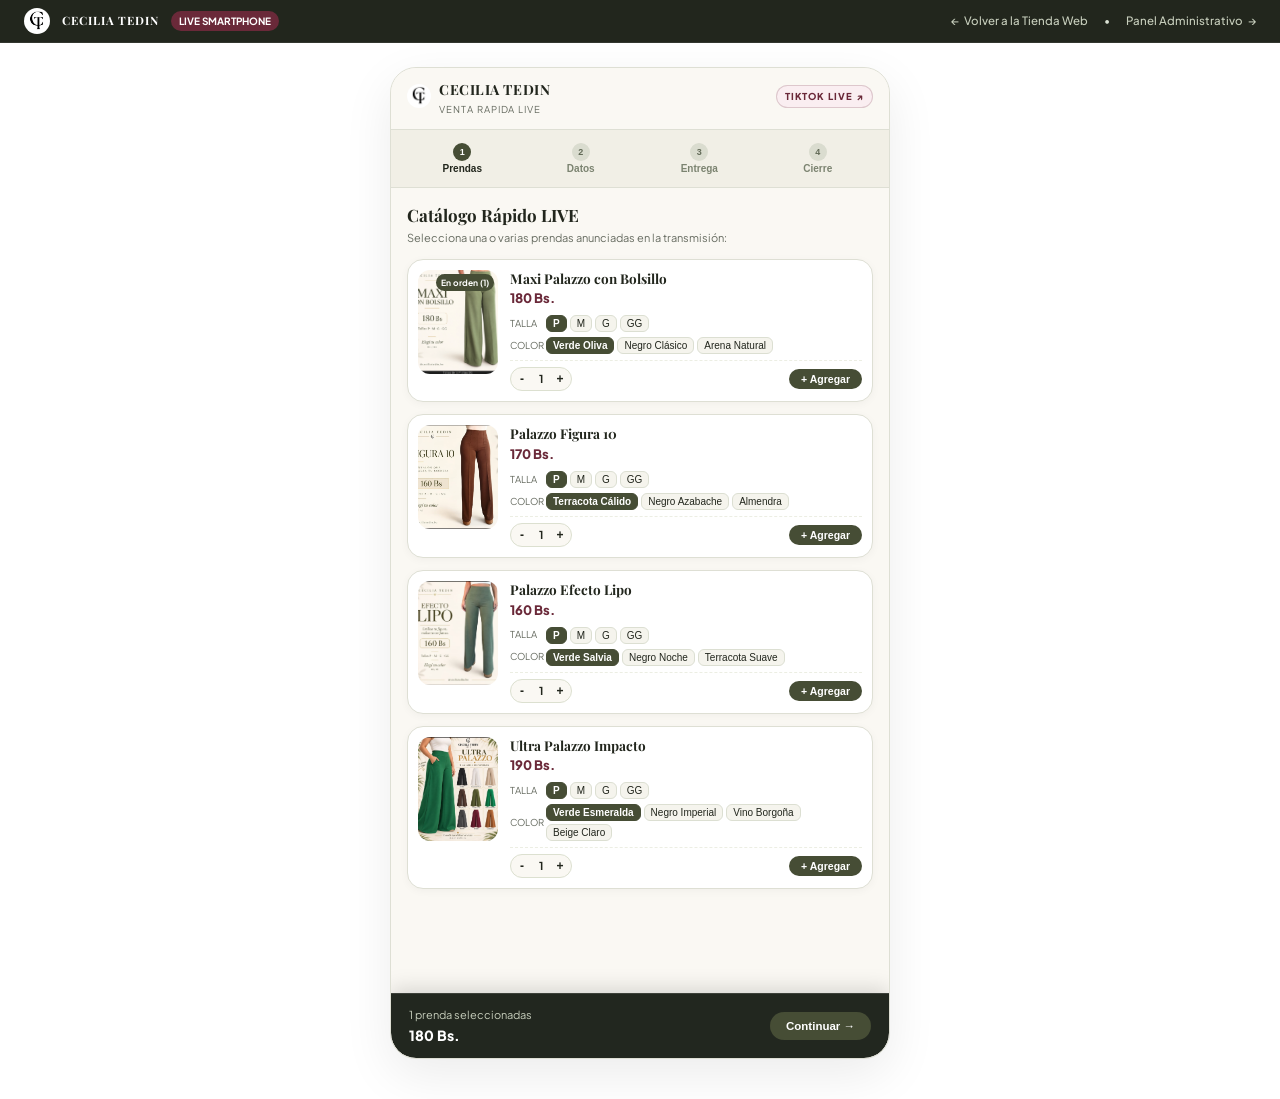
<file: live.html>
<!DOCTYPE html>
<html lang="es">
<head>
  <meta charset="UTF-8">
  <meta name="viewport" content="width=device-width, initial-scale=1.0">
  <title>CECILIA TEDIN · Cuestionario Móvil TikTok LIVE</title>

  <!-- Estilos base originales de la marca -->
  <link rel="stylesheet" href="./CECILIA%20TEDIN%20LIVE%20%C2%B7%20Pedidos%20por%20WhatsApp_files/modern-elegance.css">

  <!-- Estilos de la Propuesta Integral -->
  <link rel="stylesheet" href="./proposal-styles.css">
</head>
<body style="background:var(--ct-bg);min-height:100vh;display:flex;flex-direction:column;margin:0;padding:0;">

  <!-- Barra Superior de Navegación del Portal -->
  <header class="top-portal-bar">
    <div style="display:flex;align-items:center;gap:12px;">
      <img src="./CECILIA%20TEDIN%20LIVE%20%C2%B7%20Pedidos%20por%20WhatsApp_files/57936c4e7aa42d4fdf61e33615a19e2525ccbde2e2fb24cf69b07554b99a0174.jpg" alt="Logo" style="width:26px;height:26px;border-radius:50%;object-fit:cover;">
      <span style="font-family:var(--font-serif);letter-spacing:0.08em;font-weight:700;color:#fff;">CECILIA TEDIN</span>
      <span style="font-size:10px;background:var(--ct-wine);color:#fff;padding:2px 8px;border-radius:999px;font-weight:700;">LIVE SMARTPHONE</span>
    </div>

    <nav class="top-portal-links">
      <a href="index.html" class="top-portal-link">
        <span>&larr;</span> Volver a la Tienda Web
      </a>
      <span>&bull;</span>
      <a href="admin.html" class="top-portal-link">
        Panel Administrativo <span>&rarr;</span>
      </a>
    </nav>
  </header>

  <!-- Escenario de la Aplicacion Movil Nativa -->
  <main class="live-app-stage">
    <!-- Contenedor Directo de la Aplicacion Movil (Sin marco artificial de smartphone) -->
    <div class="live-app-card" id="live-app-card">
      <!-- Cabecera de la Aplicacion de Compra -->
      <header class="phone-app-header">
        <div class="phone-app-brand">
          <img src="./CECILIA%20TEDIN%20LIVE%20%C2%B7%20Pedidos%20por%20WhatsApp_files/57936c4e7aa42d4fdf61e33615a19e2525ccbde2e2fb24cf69b07554b99a0174.jpg" alt="Cecilia Tedin">
          <div>
            <span style="font-family:var(--font-serif);font-weight:700;font-size:14px;letter-spacing:0.04em;">CECILIA TEDIN</span>
            <div style="font-size:9.5px;color:var(--ct-muted);text-transform:uppercase;letter-spacing:0.1em;">Venta Rapida LIVE</div>
          </div>
        </div>
        <a href="https://www.tiktok.com/@ceciliatedinlive?_r=1&amp;_t=ZS-9AmH7vFP8ya" target="_blank" rel="noopener noreferrer" class="phone-live-pill" style="text-decoration:none;" title="Ver perfil en TikTok">TIKTOK LIVE &nearr;</a>
      </header>

      <!-- Stepper Móvil de 4 Pasos -->
      <nav class="phone-stepper">
        <button type="button" class="phone-step-btn active" data-step="1" onclick="window.CTApp.setMobileStep(1)">
          <span class="step-bullet">1</span>
          <span>Prendas</span>
        </button>
        <button type="button" class="phone-step-btn" data-step="2" onclick="window.CTApp.setMobileStep(2)">
          <span class="step-bullet">2</span>
          <span>Datos</span>
        </button>
        <button type="button" class="phone-step-btn" data-step="3" onclick="window.CTApp.setMobileStep(3)">
          <span class="step-bullet">3</span>
          <span>Entrega</span>
        </button>
        <button type="button" class="phone-step-btn" data-step="4" onclick="window.CTApp.setMobileStep(4)">
          <span class="step-bullet">4</span>
          <span>Cierre</span>
        </button>
      </nav>

      <!-- Pantalla Desplazable del Celular -->
      <div class="phone-screen" id="phone-screen-container">
        <!-- PASO 1 MÓVIL: CATÁLOGO ÁGIL SIMPLIFICADO -->
        <div id="mobile-step-1" class="phone-step-view active">
          <div class="mobile-catalog-header">
            <h4>Catálogo Rápido LIVE</h4>
            <p>Selecciona una o varias prendas anunciadas en la transmisión:</p>
          </div>

          <!-- Lista de Prendas Simplificadas -->
          <div class="mobile-products-list" id="mobile-products-list">
            <!-- Renderizado dinámico desde app.js -->
          </div>
        </div>

        <!-- PASO 2 MÓVIL: DATOS PERSONALES Y MENSAJE -->
        <div id="mobile-step-2" class="phone-step-view">
          <div class="mobile-catalog-header">
            <h4>Tus Datos de Contacto</h4>
            <p>Sin contraseñas. Te contactaremos directo por WhatsApp con el presupuesto oficial:</p>
          </div>

          <!-- Resumen de prendas agregadas -->
          <div class="mobile-selected-items-tray" id="mobile-selected-items-preview">
            <!-- Renderizado dinámico -->
          </div>

          <div class="form-group-field" style="margin-bottom:12px;">
            <label style="font-size:10px;">Nombre Completo *</label>
            <input type="text" id="mobile-customer-name" value="Valeria Montero" placeholder="Tu nombre" style="padding:9px 12px;font-size:12px;">
          </div>

          <div class="form-group-field" style="margin-bottom:12px;">
            <label style="font-size:10px;">Celular / WhatsApp *</label>
            <input type="tel" id="mobile-customer-phone" value="+591 76543210" placeholder="+591 7XXXXXXX" style="padding:9px 12px;font-size:12px;">
          </div>

          <div class="form-group-field" style="margin-bottom:12px;">
            <label style="font-size:10px;">Correo Electrónico (Opcional)</label>
            <input type="email" id="mobile-customer-email" value="valeria.montero@gmail.com" placeholder="correo@ejemplo.com" style="padding:9px 12px;font-size:12px;">
          </div>

          <div class="form-group-field" style="margin-bottom:16px;">
            <label style="font-size:10px;">Mensaje o Detalle que Dejar</label>
            <textarea id="mobile-customer-notes" rows="2" placeholder="Ej: Por favor coordinar envío en horario de la tarde, o consultar disponibilidad de accesorios..." style="padding:9px 12px;font-size:11.5px;border-radius:12px;width:100%;border:1px solid var(--ct-line);background:#fff;"></textarea>
          </div>

          <div style="display:flex;justify-content:space-between;gap:8px;">
            <button type="button" class="btn-card-detail" style="padding:8px 14px;" onclick="window.CTApp.setMobileStep(1)">&larr; Prendas</button>
            <button type="button" class="btn-primary-ct" style="padding:8px 18px;font-size:11.5px;" onclick="window.CTApp.setMobileStep(3)">Entrega &rarr;</button>
          </div>
        </div>

        <!-- PASO 3 MÓVIL: MODALIDAD DE ENTREGA (LOCAL, SANTA CRUZ, NACIONAL) -->
        <div id="mobile-step-3" class="phone-step-view">
          <div class="mobile-catalog-header">
            <h4>Modalidad de Entrega</h4>
            <p>Selecciona cómo deseas recibir tu pedido:</p>
          </div>

          <!-- Tabs de 3 Modalidades -->
          <div class="delivery-mode-tabs">
            <button type="button" class="btn-mode-tab active" data-mode="showroom" onclick="window.CTApp.setMobileDeliveryMode('showroom', this)">
              Retiro Local
            </button>
            <button type="button" class="btn-mode-tab" data-mode="delivery_local" onclick="window.CTApp.setMobileDeliveryMode('delivery_local', this)">
              Delivery SCZ
            </button>
            <button type="button" class="btn-mode-tab" data-mode="national" onclick="window.CTApp.setMobileDeliveryMode('national', this)">
              Nacional
            </button>
          </div>

          <!-- Subpanel 1: Recoger en Local (Showroom) -->
          <div id="delivery-panel-showroom" class="delivery-subpanel active">
            <div class="simulated-map-container" style="height:140px;">
              <svg class="map-svg-canvas" viewBox="0 0 400 140">
                <rect width="400" height="140" fill="#e4e8dc"/>
                <path d="M0,40 L400,45" stroke="#cbd3c0" stroke-width="20" fill="none"/>
                <path d="M120,0 L130,140" stroke="#cbd3c0" stroke-width="18" fill="none"/>
                <path d="M260,0 L250,140" stroke="#cbd3c0" stroke-width="20" fill="none"/>
                <rect x="145" y="55" width="90" height="45" rx="6" fill="#bcc7af"/>
              </svg>
              <div class="map-pin-indicator" style="top:55%;left:48%;">
                <span class="map-pin-badge" style="background:var(--ct-olive);">Showroom Cecilia Tedin</span>
                <span class="map-pin-icon" style="color:var(--ct-olive);">&bull;</span>
              </div>
            </div>
            <div class="showroom-info-box">
              <h5>Showroom Central Cecilia Tedin</h5>
              <p>Av. San Martín #800, entre 3er y 4to anillo, Equipetrol (Santa Cruz).</p>
              <p style="margin-top:4px;"><strong>Horario de Retiro:</strong> Lunes a Sábado de 10:00 a 20:00.</p>
              <p style="color:var(--ct-olive);font-weight:700;margin-top:4px;">Sin costo adicional (0 Bs.)</p>
            </div>
          </div>

          <!-- Subpanel 2: Delivery Santa Cruz con Mapa GPS -->
          <div id="delivery-panel-delivery_local" class="delivery-subpanel">
            <div class="simulated-map-container" style="height:150px;" onclick="window.CTApp.onMobileMapClick(event)">
              <svg class="map-svg-canvas" viewBox="0 0 400 150">
                <rect width="400" height="150" fill="#e8ede1"/>
                <path d="M0,50 L400,40" stroke="#d5decb" stroke-width="20" fill="none"/>
                <path d="M100,0 L110,150" stroke="#d5decb" stroke-width="16" fill="none"/>
                <path d="M280,0 L270,150" stroke="#d5decb" stroke-width="20" fill="none"/>
                <text x="10" y="20" fill="#727e69" font-size="9" font-weight="600">Toca el mapa para fijar tu pin GPS</text>
              </svg>
              <div id="mobile-map-pin" class="map-pin-indicator" style="top:50%;left:50%;">
                <span class="map-pin-badge">Tu Ubicación</span>
                <span class="map-pin-icon">&bull;</span>
              </div>
            </div>

            <div class="map-coords-bar" style="font-size:9.5px;padding:5px 10px;">
              <span>GPS: <strong id="mobile-coords-val">-17.7654, -63.1952</strong></span>
              <span style="color:var(--ct-olive);">Cotizado: 25 Bs.</span>
            </div>

            <div class="form-group-field" style="margin-top:8px;margin-bottom:8px;">
              <label style="font-size:10px;">Dirección Principal *</label>
              <input type="text" id="mobile-address-street" value="Equipetrol Norte, Calle 7 #45" placeholder="Zona, calle, número" style="padding:8px 10px;font-size:11.5px;">
            </div>

            <div class="form-group-field" style="margin-bottom:12px;">
              <label style="font-size:10px;">Detalle de la Dirección (Piso / Dpto / Ref.)</label>
              <input type="text" id="mobile-address-detail" value="Edificio Los Laureles, Apto 402, frente a plaza" placeholder="Edificio, timbre, indicaciones" style="padding:8px 10px;font-size:11.5px;">
            </div>
          </div>

          <!-- Subpanel 3: Envío a Otro Departamento (Nacional) -->
          <div id="delivery-panel-national" class="delivery-subpanel">
            <div class="form-group-field" style="margin-bottom:10px;">
              <label style="font-size:10px;">Departamento de Destino *</label>
              <select id="mobile-national-dept" style="width:100%;padding:9px;border-radius:12px;border:1px solid var(--ct-line);font-size:11.5px;">
                <option value="La Paz">La Paz</option>
                <option value="Cochabamba">Cochabamba</option>
                <option value="Sucre">Sucre / Chuquisaca</option>
                <option value="Tarija">Tarija</option>
                <option value="Oruro">Oruro</option>
                <option value="Potosí">Potosí</option>
                <option value="Beni">Beni (Trinidad)</option>
                <option value="Pando">Pando (Cobija)</option>
              </select>
            </div>

            <div class="form-group-field" style="margin-bottom:10px;">
              <label style="font-size:10px;">Ciudad o Municipio</label>
              <input type="text" id="mobile-national-city" value="La Paz - Calacoto" placeholder="Ciudad o localidad" style="padding:8px 10px;font-size:11.5px;">
            </div>

            <div class="form-group-field" style="margin-bottom:10px;">
              <label style="font-size:10px;">Agencia de Envío / Terminal o Domicilio</label>
              <input type="text" id="mobile-national-agency" value="Terminal Central / Encomienda Aérea" placeholder="Ej: Flota Bolívar, Terminal Bimodal o Courier" style="padding:8px 10px;font-size:11.5px;">
            </div>

            <div style="background:#eaf0fc;border:1px solid #c9d8f5;border-radius:12px;padding:8px 10px;font-size:10.5px;color:#1e4387;margin-bottom:12px;">
              Tarifa de encomienda nacional cotizada: <strong>40 Bs.</strong> (Despacho con código de guía).
            </div>
          </div>

          <div style="display:flex;justify-content:space-between;gap:8px;margin-top:14px;">
            <button type="button" class="btn-card-detail" style="padding:8px 14px;" onclick="window.CTApp.setMobileStep(2)">&larr; Datos</button>
            <button type="button" class="btn-primary-ct" style="padding:8px 18px;font-size:11.5px;" onclick="window.CTApp.setMobileStep(4)">Revisar &rarr;</button>
          </div>
        </div>

        <!-- PASO 4 MÓVIL: RESUMEN FINAL, CUPÓN Y CIERRE -->
        <div id="mobile-step-4" class="phone-step-view">
          <div class="mobile-catalog-header">
            <h4>Confirmación de Orden</h4>
            <p>Revisa el desglose antes de enviar tu mensaje a WhatsApp:</p>
          </div>

          <!-- Desglose de prendas -->
          <div class="mobile-selected-items-tray" id="mobile-final-items-list">
            <!-- Renderizado dinámico -->
          </div>

          <!-- Cupón LIVE -->
          <div class="live-coupon-box" style="padding:10px;margin-bottom:12px;">
            <div class="code" style="font-size:13px;">TIKTOK2X1</div>
            <p style="font-size:10px;">Cupón validado: Descuento 2x1 o beneficio LIVE aplicado.</p>
          </div>

          <!-- Resumen de Costos -->
          <div class="cart-totals" style="padding:10px;font-size:11.5px;margin-bottom:14px;">
            <div class="total-row">
              <span>Subtotal Prendas:</span>
              <strong id="mobile-subtotal-val">0 Bs.</strong>
            </div>
            <div class="total-row">
              <span>Descuento Promocional:</span>
              <strong id="mobile-discount-val" style="color:var(--ct-wine)">0 Bs.</strong>
            </div>
            <div class="total-row">
              <span>Costo de Envío:</span>
              <strong id="mobile-delivery-cost-val">0 Bs.</strong>
            </div>
            <div class="total-row final" style="font-size:14px;padding-top:6px;margin-top:6px;">
              <span>Total Estimado:</span>
              <strong id="mobile-final-total-val" style="color:var(--ct-wine)">0 Bs.</strong>
            </div>
          </div>

          <!-- Detalles de Destino y Mensaje -->
          <div style="background:#fff;border:1px solid var(--ct-line);border-radius:12px;padding:10px;font-size:11px;margin-bottom:16px;">
            <div><strong>Comprador:</strong> <span id="mobile-summary-customer">Valeria Montero</span></div>
            <div style="margin-top:3px;"><strong>Modalidad:</strong> <span id="mobile-summary-delivery">Delivery</span></div>
            <div style="margin-top:3px;"><strong>Ubicación/Destino:</strong> <span id="mobile-summary-address">Equipetrol</span></div>
            <div style="margin-top:3px;color:var(--ct-muted);"><strong>Mensaje:</strong> <span id="mobile-summary-notes">Ninguno</span></div>
          </div>

          <button type="button" class="btn-checkout-whatsapp" style="padding:12px;font-size:12.5px;width:100%;margin-bottom:10px;" onclick="window.CTApp.finishMobileOrder()">
            Solicitar Pedido por WhatsApp
          </button>

          <button type="button" class="btn-card-detail" style="width:100%;padding:8px;" onclick="window.CTApp.setMobileStep(3)">
            &larr; Modificar Entrega
          </button>
        </div>
      </div>

      <!-- Barra Flotante Inferior de la Orden Movil (Pasos 1, 2 y 3) -->
      <div class="mobile-cart-tray" id="mobile-cart-tray">
        <div>
          <div class="tray-info-text" id="tray-count-text">1 prenda seleccionada</div>
          <div class="tray-total-price" id="tray-total-text">180 Bs.</div>
        </div>
        <button type="button" class="btn-tray-next" onclick="window.CTApp.onMobileTrayNext()">
          Continuar &rarr;
        </button>
      </div>
    </div>
  </main>

  <!-- Bandeja de Notificaciones Toast -->
  <div id="toast-shelf" class="toast-shelf"></div>

  <!-- Scripts -->
  <script src="./CECILIA%20TEDIN%20LIVE%20%C2%B7%20Pedidos%20por%20WhatsApp_files/modern-elegance.js"></script>
  <script src="./app.js"></script>

</body>
</html>
</file>
<file: proposal-styles.css>
/* ==========================================================================
   CECILIA TEDIN - PROPUESTA INTEGRAL DE E-COMMERCE & SISTEMA ADMINISTRATIVO
   Estilos de presentación interactiva (Modo Diapositivas / 3 Ventanas)
   Complementa y respeta la estética base de modern-elegance.css
   ========================================================================== */

@import url('https://fonts.googleapis.com/css2?family=Plus+Jakarta+Sans:wght@300;400;500;600;700;800&family=Playfair+Display:ital,wght@0,400;0,600;0,700;1,400;1,600&family=JetBrains+Mono:wght@400;500;600&display=swap');

:root {
  --font-serif: 'Playfair Display', Georgia, serif;
  --font-sans: 'Plus Jakarta Sans', system-ui, -apple-system, sans-serif;
  --font-mono: 'JetBrains Mono', monospace;

  /* Paleta Corporativa & Brand de Cecilia Tedin */
  --ct-cream: #faf8f3;
  --ct-cream-warm: #f4efe6;
  --ct-surface: #fffefa;
  --ct-ink: #22261d;
  --ct-ink-deep: #161a12;
  --ct-olive: #464d35;
  --ct-olive-light: #5a6344;
  --ct-olive-soft: #edf0e4;
  --ct-wine: #6a2939;
  --ct-wine-dark: #501d29;
  --ct-wine-soft: #faeef1;
  --ct-muted: #666b60;
  --ct-line: #dedfd4;
  --ct-line-dark: #c4c7b8;
  
  /* Estados Operativos de Pedidos */
  --status-registrado: #92640f;
  --status-registrado-bg: #fef7e6;
  --status-cotizado: #1c6ba0;
  --status-cotizado-bg: #ebf5fa;
  --status-pendiente-pago: #b25e02;
  --status-pendiente-pago-bg: #fdf2e8;
  --status-pago-confirmado: #1d7d54;
  --status-pago-confirmado-bg: #eafaf1;
  --status-preparando: #66488d;
  --status-preparando-bg: #f5f0fb;
  --status-enviado: #245e99;
  --status-enviado-bg: #edf4fc;
  --status-finalizado: #196b42;
  --status-finalizado-bg: #e8f7ee;
  --status-cancelado: #96222b;
  --status-cancelado-bg: #fdebed;

  /* Sombras y elevaciones */
  --shadow-sm: 0 2px 8px rgba(34, 38, 29, 0.04);
  --shadow-md: 0 8px 24px rgba(34, 38, 29, 0.07);
  --shadow-lg: 0 16px 42px rgba(34, 38, 29, 0.12);
  --shadow-floating: 0 24px 60px rgba(34, 38, 29, 0.18);
  --radius-pill: 999px;
  --radius-lg: 24px;
  --radius-md: 16px;
  --radius-sm: 10px;
}

/* Reset y base */
* {
  box-sizing: border-box;
  margin: 0;
  padding: 0;
}

body {
  font-family: var(--font-sans);
  background: var(--ct-cream);
  color: var(--ct-ink);
  line-height: 1.6;
  overflow-x: hidden;
  padding-top: 0;
  margin: 0;
}

/* ==========================================================================
   DOCK FLOTANTE INFERIOR (PARTES DEL SISTEMA / DEMO SWITCHER)
   ========================================================================== */
.demo-floating-dock {
  position: fixed;
  bottom: 22px;
  left: 50%;
  transform: translateX(-50%);
  background: rgba(22, 28, 20, 0.94);
  backdrop-filter: blur(18px);
  -webkit-backdrop-filter: blur(18px);
  border: 1px solid rgba(255, 255, 255, 0.16);
  border-radius: 999px;
  padding: 6px 10px;
  z-index: 9999;
  display: flex;
  align-items: center;
  gap: 6px;
  box-shadow: 0 16px 42px rgba(0, 0, 0, 0.4), 0 0 0 1px rgba(0, 0, 0, 0.25);
  transition: all 0.3s cubic-bezier(0.16, 1, 0.3, 1);
  user-select: none;
}

.demo-floating-dock:hover {
  background: rgba(18, 23, 16, 0.98);
  box-shadow: 0 20px 48px rgba(0, 0, 0, 0.5);
}

.dock-badge-label {
  font-family: var(--font-sans);
  font-size: 10px;
  font-weight: 700;
  text-transform: uppercase;
  letter-spacing: 0.15em;
  color: #a8b898;
  padding: 0 8px 0 10px;
  border-right: 1px solid rgba(255, 255, 255, 0.15);
  display: flex;
  align-items: center;
  gap: 6px;
  white-space: nowrap;
}

.dock-badge-label .dock-dot {
  width: 6px;
  height: 6px;
  border-radius: 50%;
  background: #6fe08f;
  box-shadow: 0 0 6px #6fe08f;
}

.switch-btn {
  display: inline-flex;
  align-items: center;
  gap: 8px;
  background: transparent;
  color: #c7cebc;
  border: none;
  padding: 8px 16px;
  border-radius: 999px;
  font-family: var(--font-sans);
  font-size: 12px;
  font-weight: 500;
  cursor: pointer;
  transition: all 0.2s ease;
  white-space: nowrap;
}

.switch-btn .key-hint {
  font-family: var(--font-mono);
  font-size: 9.5px;
  background: rgba(255, 255, 255, 0.14);
  padding: 1px 5px;
  border-radius: 4px;
  color: #e0e5d8;
}

.switch-btn:hover {
  color: #fff;
  background: rgba(255, 255, 255, 0.08);
}

.switch-btn.active {
  background: var(--ct-olive);
  color: #fff;
  font-weight: 600;
  box-shadow: 0 4px 14px rgba(70, 77, 53, 0.5);
}

.switch-btn.active.admin-btn {
  background: #2b3824;
  border: 1px solid rgba(255, 255, 255, 0.2);
}

.btn-dock-reset {
  background: rgba(255, 255, 255, 0.08);
  border: 1px solid rgba(255, 255, 255, 0.15);
  color: #d0d7c7;
  font-size: 13px;
  width: 32px;
  height: 32px;
  border-radius: 50%;
  cursor: pointer;
  display: grid;
  place-items: center;
  transition: all 0.25s ease;
  margin-left: 2px;
}

.btn-dock-reset:hover {
  background: rgba(255, 255, 255, 0.22);
  color: #fff;
  transform: rotate(180deg);
}

/* ==========================================================================
   BOTÓN FLOTANTE TIKTOK LIVE (PARTE INFERIOR)
   ========================================================================== */
.floating-tiktok-btn {
  position: fixed;
  bottom: 22px;
  right: 24px;
  z-index: 9998;
  display: flex;
  align-items: center;
  gap: 10px;
  background: linear-gradient(135deg, #46141e 0%, #631728 50%, #7d1c32 100%);
  color: #fff;
  border: 1px solid rgba(255, 120, 150, 0.35);
  border-radius: 999px;
  padding: 9px 18px 9px 13px;
  box-shadow:
    0 10px 28px rgba(99, 23, 40, 0.45),
    0 0 0 1px rgba(255, 255, 255, 0.12) inset;
  cursor: pointer;
  transition: all 0.3s cubic-bezier(0.16, 1, 0.3, 1);
  text-decoration: none;
  user-select: none;
}

.floating-tiktok-btn:hover {
  transform: translateY(-3px) scale(1.03);
  box-shadow:
    0 16px 36px rgba(99, 23, 40, 0.6),
    0 0 20px rgba(240, 96, 128, 0.4);
}

.floating-tiktok-btn:active {
  transform: translateY(0) scale(0.98);
}

.floating-live-dot {
  width: 9px;
  height: 9px;
  background: #ff2b52;
  border-radius: 50%;
  position: relative;
  box-shadow: 0 0 10px #ff2b52;
  animation: pulse-live-dot 1.5s infinite;
}

@keyframes pulse-live-dot {
  0% { transform: scale(0.9); box-shadow: 0 0 0 0 rgba(255, 43, 82, 0.7); }
  70% { transform: scale(1.15); box-shadow: 0 0 0 8px rgba(255, 43, 82, 0); }
  100% { transform: scale(0.9); box-shadow: 0 0 0 0 rgba(255, 43, 82, 0); }
}

.floating-live-text-block {
  display: flex;
  flex-direction: column;
  text-align: left;
  line-height: 1.15;
}

.floating-live-label {
  font-size: 9px;
  font-weight: 700;
  letter-spacing: 0.12em;
  color: #ffb8c6;
  text-transform: uppercase;
}

.floating-live-title {
  font-size: 12.5px;
  font-weight: 700;
  color: #fff;
  letter-spacing: 0.02em;
}

.floating-live-arrow {
  font-size: 13px;
  color: #ffd0da;
  transition: transform 0.2s;
}

.floating-tiktok-btn:hover .floating-live-arrow {
  transform: translateX(3px);
}

/* ==========================================================================
   ENCABEZADO DE LA TIENDA / DASHBOARD PRINCIPAL (STOREFRONT HEADER)
   ========================================================================== */
.storefront-header {
  position: sticky;
  top: 0;
  z-index: 500;
  background: rgba(250, 248, 243, 0.95);
  backdrop-filter: blur(16px);
  -webkit-backdrop-filter: blur(16px);
  border-bottom: 1px solid var(--ct-line);
  box-shadow: 0 4px 20px rgba(0, 0, 0, 0.04);
}

.header-announcement-strip {
  background: var(--ct-ink);
  color: #e5eade;
  font-size: 11px;
  padding: 7px 28px;
  display: flex;
  justify-content: space-between;
  align-items: center;
  border-bottom: 1px solid rgba(255, 255, 255, 0.08);
}

.announcement-left {
  display: flex;
  align-items: center;
  gap: 12px;
}

.announcement-badge {
  background: var(--ct-olive);
  color: #fff;
  font-size: 9px;
  font-weight: 700;
  padding: 2px 7px;
  border-radius: 4px;
  text-transform: uppercase;
  letter-spacing: 0.08em;
}

.announcement-right {
  display: flex;
  align-items: center;
  gap: 18px;
  color: #c2c9b8;
}

.announcement-link {
  color: inherit;
  text-decoration: none;
  transition: color 0.2s;
}

.announcement-link:hover {
  color: #fff;
}

.header-main-nav {
  max-width: 1440px;
  margin: 0 auto;
  padding: 12px 28px;
  display: flex;
  align-items: center;
  justify-content: space-between;
  gap: 20px;
}

.header-brand-block {
  display: flex;
  align-items: center;
  gap: 14px;
  text-decoration: none;
  color: inherit;
}

.header-brand-block img {
  width: 42px;
  height: 42px;
  border-radius: 50%;
  object-fit: cover;
  border: 1.5px solid var(--ct-olive);
}

.header-brand-titles h1 {
  font-family: var(--font-serif);
  font-size: 21px;
  font-weight: 700;
  letter-spacing: 0.08em;
  color: var(--ct-ink);
  line-height: 1.1;
  margin: 0;
}

.header-brand-titles small {
  display: block;
  font-size: 8.5px;
  letter-spacing: 0.28em;
  color: var(--ct-olive);
  font-weight: 700;
  text-transform: uppercase;
  margin-top: 2px;
}

.header-menu-links {
  display: flex;
  align-items: center;
  gap: 20px;
}

.header-nav-link {
  text-decoration: none;
  color: var(--ct-ink);
  font-size: 13px;
  font-weight: 500;
  position: relative;
  padding: 6px 0;
  transition: color 0.2s ease;
}

.header-nav-link:hover,
.header-nav-link.active {
  color: var(--ct-olive);
  font-weight: 600;
}

.header-nav-link::after {
  content: '';
  position: absolute;
  bottom: 0;
  left: 0;
  width: 0%;
  height: 2px;
  background: var(--ct-olive);
  transition: width 0.25s ease;
}

.header-nav-link:hover::after,
.header-nav-link.active::after {
  width: 100%;
}

.header-search-wrapper {
  position: relative;
  flex: 0 1 300px;
}

.header-search-input {
  width: 100%;
  padding: 8px 34px 8px 14px;
  border-radius: 999px;
  border: 1px solid var(--ct-line);
  background: #fff;
  font-size: 12px;
  font-family: var(--font-sans);
  color: var(--ct-ink);
  transition: all 0.25s ease;
}

.header-search-input:focus {
  outline: none;
  border-color: var(--ct-olive);
  box-shadow: 0 0 0 3px var(--ct-olive-soft);
}

.header-search-icon {
  position: absolute;
  right: 12px;
  top: 50%;
  transform: translateY(-50%);
  color: var(--ct-muted);
  pointer-events: none;
  font-size: 12px;
}

.header-actions-group {
  display: flex;
  align-items: center;
  gap: 10px;
}

.header-action-btn {
  background: #fff;
  border: 1px solid var(--ct-line);
  padding: 7px 14px;
  border-radius: 999px;
  font-size: 12px;
  font-weight: 600;
  color: var(--ct-ink);
  cursor: pointer;
  display: inline-flex;
  align-items: center;
  gap: 7px;
  transition: all 0.2s ease;
  white-space: nowrap;
}

.header-action-btn:hover {
  background: var(--ct-cream);
  border-color: #cbd4c0;
}

.header-cart-btn {
  background: var(--ct-ink);
  color: #fff;
  border-color: var(--ct-ink);
}

.header-cart-btn:hover {
  background: #252b1e;
  color: #fff;
}

.header-cart-badge {
  background: var(--ct-wine);
  color: #fff;
  font-size: 10px;
  font-weight: 700;
  padding: 2px 7px;
  border-radius: 10px;
}

/* Contenedor de Ventanas */
.proposal-window {
  display: none;
  opacity: 0;
  transition: opacity 0.35s ease;
  min-height: calc(100vh - 76px);
}

.proposal-window.active {
  display: block;
  opacity: 1;
  animation: fadeInWindow 0.35s ease forwards;
}

@keyframes fadeInWindow {
  from { opacity: 0; transform: translateY(6px); }
  to { opacity: 1; transform: translateY(0); }
}

/* ==========================================================================
   VENTANA 1: EXPERIENCIA DEL CLIENTE (LANDING & CATÁLOGO CURADO)
   ========================================================================== */
.client-hero-banner {
  background: linear-gradient(135deg, #e4ded2 0%, #ece7dc 50%, #dfd8cb 100%);
  border-radius: 36px;
  margin: 20px auto 30px;
  max-width: 1440px;
  width: calc(100% - 48px);
  display: grid;
  grid-template-columns: 1.15fr 0.85fr;
  align-items: center;
  overflow: hidden;
  box-shadow: var(--shadow-md);
  border: 1px solid #dcd7ca;
}

.hero-content {
  padding: 64px 50px 64px 70px;
}

.hero-tag {
  display: inline-flex;
  align-items: center;
  gap: 8px;
  background: rgba(70, 77, 53, 0.12);
  color: var(--ct-olive);
  padding: 6px 16px;
  border-radius: var(--radius-pill);
  font-size: 11px;
  font-weight: 700;
  text-transform: uppercase;
  letter-spacing: 0.16em;
  margin-bottom: 22px;
}

.hero-title {
  font-family: var(--font-serif);
  font-size: clamp(40px, 4.4vw, 68px);
  line-height: 1.05;
  color: var(--ct-ink);
  margin-bottom: 20px;
  font-weight: 600;
}

.hero-title em {
  font-style: italic;
  color: var(--ct-wine);
  font-weight: 400;
}

.hero-subtitle {
  font-size: 15px;
  line-height: 1.8;
  color: var(--ct-muted);
  max-width: 580px;
  margin-bottom: 34px;
}

.hero-button-group {
  display: flex;
  align-items: center;
  gap: 16px;
  flex-wrap: wrap;
}

.btn-primary-ct {
  background: var(--ct-olive);
  color: #fff;
  border: none;
  padding: 15px 32px;
  border-radius: var(--radius-pill);
  font-size: 13px;
  font-weight: 600;
  letter-spacing: 0.04em;
  cursor: pointer;
  transition: all 0.25s ease;
  display: inline-flex;
  align-items: center;
  gap: 10px;
  box-shadow: 0 6px 20px rgba(70, 77, 53, 0.28);
}

.btn-primary-ct:hover {
  background: var(--ct-olive-light);
  transform: translateY(-2px);
  box-shadow: 0 10px 26px rgba(70, 77, 53, 0.36);
}

.btn-secondary-live {
  background: var(--ct-wine);
  color: #fff;
  border: none;
  padding: 15px 28px;
  border-radius: var(--radius-pill);
  font-size: 13px;
  font-weight: 600;
  letter-spacing: 0.04em;
  cursor: pointer;
  transition: all 0.25s ease;
  display: inline-flex;
  align-items: center;
  gap: 10px;
  box-shadow: 0 6px 20px rgba(106, 41, 57, 0.28);
}

.btn-secondary-live:hover {
  background: var(--ct-wine-dark);
  transform: translateY(-2px);
  box-shadow: 0 10px 26px rgba(106, 41, 57, 0.36);
}

.hero-media-wrap {
  height: 580px;
  position: relative;
  overflow: hidden;
  display: flex;
  justify-content: center;
  align-items: center;
  background: #ded9cd;
}

.hero-media-wrap img {
  width: 100%;
  height: 100%;
  object-fit: cover;
  object-position: center 20%;
}

.hero-floating-card {
  position: absolute;
  bottom: 28px;
  left: 28px;
  background: rgba(255, 255, 255, 0.92);
  backdrop-filter: blur(12px);
  padding: 14px 20px;
  border-radius: 20px;
  border: 1px solid rgba(255, 255, 255, 0.8);
  box-shadow: var(--shadow-md);
  display: flex;
  align-items: center;
  gap: 14px;
}

.hero-floating-card .badge-icon {
  width: 40px;
  height: 40px;
  border-radius: 50%;
  background: var(--ct-wine-soft);
  color: var(--ct-wine);
  display: grid;
  place-items: center;
  font-size: 18px;
}

.hero-floating-card .text-title {
  font-size: 11px;
  text-transform: uppercase;
  letter-spacing: 0.1em;
  color: var(--ct-muted);
}

.hero-floating-card .text-highlight {
  font-size: 14px;
  font-weight: 700;
  color: var(--ct-ink);
}

/* Barra de Pilares de la Propuesta */
.proposal-pillars-bar {
  max-width: 1440px;
  width: calc(100% - 48px);
  margin: 0 auto 40px;
  display: grid;
  grid-template-columns: repeat(4, 1fr);
  gap: 18px;
}

.pillar-item {
  background: var(--ct-surface);
  border: 1px solid var(--ct-line);
  padding: 22px 24px;
  border-radius: 22px;
  display: flex;
  align-items: flex-start;
  gap: 16px;
  box-shadow: var(--shadow-sm);
  transition: transform 0.25s ease, box-shadow 0.25s ease;
}

.pillar-item:hover {
  transform: translateY(-3px);
  box-shadow: var(--shadow-md);
  border-color: #cbd0be;
}

.pillar-icon {
  width: 44px;
  height: 44px;
  border-radius: 14px;
  background: var(--ct-olive-soft);
  color: var(--ct-olive);
  display: grid;
  place-items: center;
  font-family: var(--font-serif);
  font-size: 15px;
  font-weight: 700;
  letter-spacing: 0.04em;
  flex-shrink: 0;
}

.pillar-info h4 {
  font-size: 14px;
  font-weight: 700;
  color: var(--ct-ink);
  margin-bottom: 4px;
}

.pillar-info p {
  font-size: 12px;
  line-height: 1.5;
  color: var(--ct-muted);
}

/* Banner de Campaña LIVE Activa */
.live-campaign-strip {
  max-width: 1440px;
  width: calc(100% - 48px);
  margin: 0 auto 36px;
  background: linear-gradient(90deg, #323826 0%, #464d35 60%, #582132 100%);
  border-radius: 22px;
  padding: 16px 28px;
  color: #fff;
  display: flex;
  align-items: center;
  justify-content: space-between;
  box-shadow: var(--shadow-md);
}

.live-strip-left {
  display: flex;
  align-items: center;
  gap: 18px;
}

.live-badge-glow {
  background: #ff3355;
  color: #fff;
  font-size: 11px;
  font-weight: 800;
  letter-spacing: 0.12em;
  padding: 6px 14px;
  border-radius: var(--radius-pill);
  display: inline-flex;
  align-items: center;
  gap: 6px;
  box-shadow: 0 0 14px rgba(255, 51, 85, 0.6);
}

.live-strip-left p {
  font-size: 13.5px;
}

.live-strip-left strong {
  color: #ffe180;
  font-weight: 700;
}

.btn-open-quiz {
  background: #fff;
  color: var(--ct-ink);
  border: none;
  font-size: 12px;
  font-weight: 700;
  padding: 9px 20px;
  border-radius: var(--radius-pill);
  cursor: pointer;
  transition: all 0.2s;
  display: inline-flex;
  align-items: center;
  gap: 8px;
}

.btn-open-quiz:hover {
  background: #f0f3ea;
  transform: scale(1.03);
}

/* Catálogo Curado de Prendas */
.catalog-section {
  max-width: 1440px;
  width: calc(100% - 48px);
  margin: 0 auto 60px;
}

.catalog-header {
  display: flex;
  align-items: flex-end;
  justify-content: space-between;
  margin-bottom: 28px;
  border-bottom: 1px solid var(--ct-line);
  padding-bottom: 18px;
}

.catalog-header h3 {
  font-family: var(--font-serif);
  font-size: 32px;
  font-weight: 600;
  color: var(--ct-ink);
}

.catalog-header p {
  font-size: 13px;
  color: var(--ct-muted);
  margin-top: 4px;
}

/* Filtros Interactivos */
.filter-bar {
  display: flex;
  align-items: center;
  justify-content: space-between;
  gap: 16px;
  margin-bottom: 28px;
  flex-wrap: wrap;
}

.category-pills {
  display: flex;
  align-items: center;
  gap: 8px;
  flex-wrap: wrap;
}

.cat-pill {
  background: var(--ct-surface);
  border: 1px solid var(--ct-line);
  padding: 8px 18px;
  border-radius: var(--radius-pill);
  font-size: 12px;
  color: var(--ct-ink);
  cursor: pointer;
  transition: all 0.2s;
}

.cat-pill:hover {
  border-color: var(--ct-olive);
  background: var(--ct-olive-soft);
}

.cat-pill.active {
  background: var(--ct-olive);
  color: #fff;
  border-color: var(--ct-olive);
  font-weight: 600;
  box-shadow: 0 4px 10px rgba(70, 77, 53, 0.2);
}

.filter-actions {
  display: flex;
  align-items: center;
  gap: 12px;
}

.filter-select {
  background: var(--ct-surface);
  border: 1px solid var(--ct-line);
  border-radius: var(--radius-pill);
  padding: 8px 18px;
  font-size: 12px;
  color: var(--ct-ink);
  outline: none;
  cursor: pointer;
}

.btn-open-cart {
  position: relative;
  background: var(--ct-wine);
  color: #fff;
  border: none;
  padding: 9px 20px;
  border-radius: var(--radius-pill);
  font-size: 12.5px;
  font-weight: 600;
  cursor: pointer;
  display: inline-flex;
  align-items: center;
  gap: 8px;
  transition: all 0.2s;
  box-shadow: 0 4px 14px rgba(106, 41, 57, 0.25);
}

.btn-open-cart:hover {
  background: var(--ct-wine-dark);
}

.cart-count-badge {
  background: #fff;
  color: var(--ct-wine);
  font-size: 11px;
  font-weight: 800;
  width: 20px;
  height: 20px;
  border-radius: 50%;
  display: grid;
  place-items: center;
}

/* Grilla de Productos Curada */
.products-grid {
  display: grid;
  grid-template-columns: repeat(auto-fill, minmax(260px, 1fr));
  gap: 26px;
}

.product-card {
  background: var(--ct-surface);
  border: 1px solid var(--ct-line);
  border-radius: 24px;
  padding: 12px;
  transition: all 0.3s ease;
  position: relative;
  display: flex;
  flex-direction: column;
}

.product-card:hover {
  transform: translateY(-6px);
  box-shadow: var(--shadow-lg);
  border-color: #cbd1bf;
}

.card-img-wrap {
  width: 100%;
  height: 330px;
  border-radius: 18px;
  overflow: hidden;
  background: #eae6dd;
  position: relative;
}

.card-img-wrap img {
  width: 100%;
  height: 100%;
  object-fit: cover;
  transition: transform 0.6s cubic-bezier(0.2, 1, 0.3, 1);
}

.product-card:hover .card-img-wrap img {
  transform: scale(1.04);
}

.card-tag-badge {
  position: absolute;
  top: 12px;
  left: 12px;
  background: rgba(255, 255, 255, 0.9);
  backdrop-filter: blur(8px);
  padding: 4px 10px;
  border-radius: var(--radius-pill);
  font-size: 10px;
  font-weight: 700;
  text-transform: uppercase;
  letter-spacing: 0.08em;
  color: var(--ct-olive);
}

.card-tag-badge.badge-live {
  background: rgba(106, 41, 57, 0.9);
  color: #fff;
}

.card-content {
  padding: 14px 6px 4px;
  display: flex;
  flex-direction: column;
  flex: 1;
}

.card-category {
  font-size: 10.5px;
  text-transform: uppercase;
  letter-spacing: 0.1em;
  color: var(--ct-muted);
  margin-bottom: 4px;
}

.card-name {
  font-family: var(--font-serif);
  font-size: 19px;
  font-weight: 600;
  color: var(--ct-ink);
  line-height: 1.25;
  margin-bottom: 6px;
}

.card-price-row {
  display: flex;
  align-items: baseline;
  justify-content: space-between;
  margin-bottom: 12px;
}

.card-price {
  font-size: 17px;
  font-weight: 700;
  color: var(--ct-wine);
}

.card-stock-pill {
  font-size: 10.5px;
  padding: 2px 8px;
  border-radius: 10px;
  background: var(--ct-cream-warm);
  color: var(--ct-olive);
  font-weight: 600;
}

.card-stock-pill.low {
  background: #fdf2e8;
  color: #b25e02;
}

.swatches-row {
  display: flex;
  align-items: center;
  gap: 7px;
  margin-bottom: 14px;
}

.swatch-circle {
  width: 18px;
  height: 18px;
  border-radius: 50%;
  border: 1.5px solid #fff;
  box-shadow: 0 0 0 1px var(--ct-line);
  cursor: pointer;
  transition: transform 0.2s;
}

.swatch-circle:hover, .swatch-circle.active {
  transform: scale(1.18);
  box-shadow: 0 0 0 2px var(--ct-olive);
}

.card-actions {
  display: flex;
  gap: 8px;
  margin-top: auto;
  border-top: 1px solid #f0eee6;
  padding-top: 12px;
}

.btn-card-detail {
  flex: 1;
  background: var(--ct-cream-warm);
  color: var(--ct-ink);
  border: none;
  padding: 9px 12px;
  border-radius: var(--radius-pill);
  font-size: 11.5px;
  font-weight: 600;
  cursor: pointer;
  transition: all 0.2s;
}

.btn-card-detail:hover {
  background: #e7e2d6;
}

.btn-card-add {
  background: var(--ct-olive);
  color: #fff;
  border: none;
  padding: 9px 16px;
  border-radius: var(--radius-pill);
  font-size: 11.5px;
  font-weight: 600;
  cursor: pointer;
  transition: all 0.2s;
}

.btn-card-add:hover {
  background: var(--ct-olive-light);
}

/* ==========================================================================
   MODAL DE DETALLE DE PRODUCTO
   ========================================================================== */
.modal-overlay {
  position: fixed;
  inset: 0;
  background: rgba(22, 26, 18, 0.65);
  backdrop-filter: blur(8px);
  -webkit-backdrop-filter: blur(8px);
  z-index: 2000;
  display: none;
  place-items: center;
  padding: 20px;
}

.modal-overlay.active {
  display: grid;
}

.modal-box {
  background: var(--ct-surface);
  border-radius: 28px;
  max-width: 920px;
  width: 100%;
  max-height: 90vh;
  overflow-y: auto;
  box-shadow: var(--shadow-floating);
  border: 1px solid rgba(255, 255, 255, 0.8);
  position: relative;
  animation: modalPop 0.3s cubic-bezier(0.16, 1, 0.3, 1) forwards;
}

@keyframes modalPop {
  from { opacity: 0; transform: scale(0.96) translateY(10px); }
  to { opacity: 1; transform: scale(1) translateY(0); }
}

.btn-close-modal {
  position: absolute;
  top: 18px;
  right: 18px;
  width: 38px;
  height: 38px;
  border-radius: 50%;
  background: rgba(255, 255, 255, 0.9);
  border: 1px solid var(--ct-line);
  color: var(--ct-ink);
  font-size: 16px;
  cursor: pointer;
  display: grid;
  place-items: center;
  z-index: 10;
  transition: all 0.2s;
}

.btn-close-modal:hover {
  background: var(--ct-wine);
  color: #fff;
  border-color: var(--ct-wine);
}

.modal-grid {
  display: grid;
  grid-template-columns: 1fr 1fr;
}

.modal-media {
  height: 520px;
  background: #ede9df;
  border-radius: 28px 0 0 28px;
  overflow: hidden;
}

.modal-media img {
  width: 100%;
  height: 100%;
  object-fit: cover;
}

.modal-info {
  padding: 40px 36px;
  display: flex;
  flex-direction: column;
}

.modal-info .category {
  font-size: 11px;
  text-transform: uppercase;
  letter-spacing: 0.12em;
  color: var(--ct-muted);
  margin-bottom: 6px;
}

.modal-info h2 {
  font-family: var(--font-serif);
  font-size: 30px;
  color: var(--ct-ink);
  line-height: 1.2;
  margin-bottom: 12px;
}

.modal-price-box {
  display: flex;
  align-items: baseline;
  gap: 12px;
  margin-bottom: 18px;
}

.modal-price {
  font-size: 24px;
  font-weight: 700;
  color: var(--ct-wine);
}

.modal-stock-status {
  font-size: 11px;
  padding: 4px 10px;
  border-radius: var(--radius-pill);
  background: var(--ct-olive-soft);
  color: var(--ct-olive);
  font-weight: 600;
}

.modal-description {
  font-size: 13px;
  color: var(--ct-muted);
  line-height: 1.7;
  margin-bottom: 22px;
}

.size-selector-label {
  font-size: 11.5px;
  font-weight: 700;
  text-transform: uppercase;
  letter-spacing: 0.08em;
  margin-bottom: 8px;
  color: var(--ct-ink);
}

.sizes-grid {
  display: flex;
  gap: 8px;
  margin-bottom: 24px;
}

.size-btn {
  width: 44px;
  height: 44px;
  border-radius: 12px;
  border: 1px solid var(--ct-line);
  background: var(--ct-surface);
  font-size: 13px;
  font-weight: 600;
  color: var(--ct-ink);
  cursor: pointer;
  transition: all 0.2s;
}

.size-btn:hover {
  border-color: var(--ct-olive);
  background: var(--ct-olive-soft);
}

.size-btn.active {
  background: var(--ct-olive);
  color: #fff;
  border-color: var(--ct-olive);
  box-shadow: 0 4px 12px rgba(70, 77, 53, 0.25);
}

.modal-actions {
  display: flex;
  gap: 12px;
  margin-top: auto;
}

/* ==========================================================================
   CARRITO LATERAL (DRAWER)
   ========================================================================== */
.cart-drawer-overlay {
  position: fixed;
  inset: 0;
  background: rgba(22, 26, 18, 0.55);
  backdrop-filter: blur(4px);
  z-index: 2100;
  display: none;
  justify-content: flex-end;
}

.cart-drawer-overlay.active {
  display: flex;
}

.cart-drawer {
  width: 460px;
  max-width: 100%;
  height: 100vh;
  background: var(--ct-surface);
  box-shadow: -10px 0 40px rgba(0, 0, 0, 0.15);
  display: flex;
  flex-direction: column;
  padding: 32px 28px;
  position: relative;
  animation: slideDrawer 0.3s ease forwards;
}

@keyframes slideDrawer {
  from { transform: translateX(100%); }
  to { transform: translateX(0); }
}

.cart-drawer-header {
  display: flex;
  align-items: center;
  justify-content: space-between;
  margin-bottom: 24px;
  padding-bottom: 16px;
  border-bottom: 1px solid var(--ct-line);
}

.cart-drawer-header h3 {
  font-family: var(--font-serif);
  font-size: 24px;
  color: var(--ct-ink);
}

.cart-items-list {
  flex: 1;
  overflow-y: auto;
  display: flex;
  flex-direction: column;
  gap: 16px;
  padding-right: 4px;
}

.cart-item-row {
  display: grid;
  grid-template-columns: 70px 1fr auto;
  gap: 14px;
  align-items: center;
  background: var(--ct-cream);
  padding: 10px;
  border-radius: 16px;
  border: 1px solid var(--ct-line);
}

.cart-item-img {
  width: 70px;
  height: 85px;
  border-radius: 12px;
  overflow: hidden;
}

.cart-item-img img {
  width: 100%;
  height: 100%;
  object-fit: cover;
}

.cart-item-details h4 {
  font-family: var(--font-serif);
  font-size: 15px;
  font-weight: 600;
  line-height: 1.2;
}

.cart-item-details .item-meta {
  font-size: 11px;
  color: var(--ct-muted);
  margin: 3px 0;
}

.cart-item-details .item-price {
  font-size: 13.5px;
  font-weight: 700;
  color: var(--ct-wine);
}

.btn-remove-item {
  background: none;
  border: none;
  color: #a8ada2;
  cursor: pointer;
  padding: 6px;
  border-radius: 50%;
  transition: all 0.2s;
}

.btn-remove-item:hover {
  color: var(--ct-wine);
  background: var(--ct-wine-soft);
}

/* Sección de Cupones y Entrega en Carrito */
.cart-extra-section {
  margin-top: 18px;
  padding-top: 16px;
  border-top: 1px solid var(--ct-line);
}

.coupon-box {
  display: flex;
  gap: 8px;
  margin-bottom: 14px;
}

.coupon-input {
  flex: 1;
  border: 1px solid var(--ct-line);
  border-radius: var(--radius-pill);
  padding: 8px 14px;
  font-size: 12px;
  text-transform: uppercase;
  letter-spacing: 0.05em;
  outline: none;
}

.btn-apply-coupon {
  background: var(--ct-olive);
  color: #fff;
  border: none;
  padding: 8px 16px;
  border-radius: var(--radius-pill);
  font-size: 11.5px;
  font-weight: 600;
  cursor: pointer;
}

.delivery-options-title {
  font-size: 11px;
  font-weight: 700;
  text-transform: uppercase;
  letter-spacing: 0.08em;
  color: var(--ct-ink);
  margin-bottom: 8px;
}

.delivery-pills {
  display: grid;
  grid-template-columns: 1fr 1fr;
  gap: 8px;
  margin-bottom: 14px;
}

.delivery-pill-btn {
  border: 1px solid var(--ct-line);
  background: var(--ct-surface);
  border-radius: 12px;
  padding: 9px;
  text-align: center;
  font-size: 11.5px;
  cursor: pointer;
  transition: all 0.2s;
}

.delivery-pill-btn.active {
  border-color: var(--ct-olive);
  background: var(--ct-olive-soft);
  color: var(--ct-olive);
  font-weight: 700;
}

/* Resumen y Totales */
.cart-totals {
  background: var(--ct-cream);
  padding: 14px 16px;
  border-radius: 16px;
  margin-top: 10px;
}

.total-row {
  display: flex;
  justify-content: space-between;
  font-size: 12.5px;
  color: var(--ct-muted);
  margin-bottom: 6px;
}

.total-row.final {
  border-top: 1px solid var(--ct-line);
  padding-top: 8px;
  margin-top: 8px;
  font-size: 16px;
  font-weight: 800;
  color: var(--ct-ink);
}

.total-row.final strong {
  color: var(--ct-wine);
}

.btn-checkout-whatsapp {
  width: 100%;
  background: #25d366;
  color: #fff;
  border: none;
  padding: 14px;
  border-radius: var(--radius-pill);
  font-size: 13.5px;
  font-weight: 700;
  cursor: pointer;
  margin-top: 14px;
  display: flex;
  align-items: center;
  justify-content: center;
  gap: 8px;
  box-shadow: 0 6px 18px rgba(37, 211, 102, 0.3);
  transition: all 0.2s;
}

.btn-checkout-whatsapp:hover {
  background: #20ba5a;
  transform: translateY(-2px);
}

/* ==========================================================================
   VENTANA 2: CUESTIONARIO RÁPIDO PARA VENDER (LIVE TIKTOK / INSTAGRAM)
   ========================================================================== */
.quiz-container {
  max-width: 1060px;
  margin: 20px auto 60px;
  padding: 0 24px;
}

.quiz-header-card {
  background: linear-gradient(135deg, #24291c 0%, #3a422d 100%);
  color: #fff;
  border-radius: 28px;
  padding: 36px 42px;
  margin-bottom: 28px;
  display: flex;
  align-items: center;
  justify-content: space-between;
  box-shadow: var(--shadow-lg);
  position: relative;
  overflow: hidden;
}

.quiz-header-card::after {
  content: "LIVE";
  position: absolute;
  right: -20px;
  bottom: -25px;
  font-size: 140px;
  font-weight: 900;
  color: rgba(255, 255, 255, 0.03);
  pointer-events: none;
}

.quiz-header-card h2 {
  font-family: var(--font-serif);
  font-size: 32px;
  font-weight: 600;
  margin-bottom: 8px;
}

.quiz-header-card p {
  color: #d1d8c7;
  font-size: 13.5px;
  max-width: 580px;
}

.quiz-stepper {
  display: grid;
  grid-template-columns: repeat(4, 1fr);
  gap: 12px;
  margin-bottom: 30px;
}

.step-card {
  background: var(--ct-surface);
  border: 1px solid var(--ct-line);
  padding: 14px 16px;
  border-radius: 16px;
  display: flex;
  align-items: center;
  gap: 12px;
  transition: all 0.25s ease;
}

.step-card.active {
  border-color: var(--ct-wine);
  background: #fff;
  box-shadow: var(--shadow-md);
}

.step-card.done {
  border-color: var(--ct-olive);
  background: var(--ct-olive-soft);
}

.step-number {
  width: 28px;
  height: 28px;
  border-radius: 50%;
  background: #dedfd4;
  color: var(--ct-muted);
  font-size: 12px;
  font-weight: 700;
  display: grid;
  place-items: center;
}

.step-card.active .step-number {
  background: var(--ct-wine);
  color: #fff;
}

.step-card.done .step-number {
  background: var(--ct-olive);
  color: #fff;
}

.step-title {
  font-size: 12px;
  font-weight: 700;
  color: var(--ct-ink);
}

.step-desc {
  font-size: 10px;
  color: var(--ct-muted);
}

/* Contenido Principal del Cuestionario */
.quiz-main-layout {
  display: grid;
  grid-template-columns: 1.25fr 0.85fr;
  gap: 28px;
}

.quiz-form-box {
  background: var(--ct-surface);
  border: 1px solid var(--ct-line);
  border-radius: 26px;
  padding: 34px;
  box-shadow: var(--shadow-sm);
}

.form-step-section {
  display: none;
}

.form-step-section.active {
  display: block;
  animation: fadeInStep 0.3s ease;
}

@keyframes fadeInStep {
  from { opacity: 0; transform: translateY(6px); }
  to { opacity: 1; transform: translateY(0); }
}

.section-legend {
  font-size: 18px;
  font-weight: 700;
  color: var(--ct-ink);
  margin-bottom: 8px;
  display: flex;
  align-items: center;
  gap: 10px;
}

.section-instruction {
  font-size: 12.5px;
  color: var(--ct-muted);
  margin-bottom: 22px;
  line-height: 1.6;
}

/* Paso 1: Selector de Prenda LIVE */
.live-product-picker {
  display: grid;
  grid-template-columns: 100px 1fr;
  gap: 18px;
  background: var(--ct-cream);
  padding: 16px;
  border-radius: 20px;
  border: 1px solid var(--ct-line);
  margin-bottom: 20px;
}

.live-product-thumb {
  height: 130px;
  border-radius: 14px;
  overflow: hidden;
}

.live-product-thumb img {
  width: 100%;
  height: 100%;
  object-fit: cover;
}

.live-product-details h4 {
  font-family: var(--font-serif);
  font-size: 18px;
  font-weight: 600;
  margin-bottom: 4px;
}

.live-badge-promo {
  display: inline-block;
  background: var(--ct-wine-soft);
  color: var(--ct-wine);
  font-size: 10px;
  font-weight: 700;
  padding: 2px 8px;
  border-radius: 10px;
  margin-bottom: 8px;
}

.live-product-price {
  font-size: 18px;
  font-weight: 700;
  color: var(--ct-wine);
  margin-bottom: 10px;
}

.variant-pick-row {
  margin-bottom: 16px;
}

.variant-pick-row label {
  display: block;
  font-size: 11px;
  font-weight: 700;
  text-transform: uppercase;
  letter-spacing: 0.08em;
  margin-bottom: 6px;
  color: var(--ct-ink);
}

.pill-group {
  display: flex;
  gap: 8px;
  flex-wrap: wrap;
}

.pill-option {
  border: 1px solid var(--ct-line);
  background: #fff;
  border-radius: var(--radius-pill);
  padding: 7px 16px;
  font-size: 12px;
  cursor: pointer;
  transition: all 0.2s;
}

.pill-option.active {
  background: var(--ct-olive);
  color: #fff;
  border-color: var(--ct-olive);
  font-weight: 600;
}

/* Inputs de Formulario Modernos */
.form-group-field {
  margin-bottom: 18px;
}

.form-group-field label {
  display: block;
  font-size: 11.5px;
  font-weight: 700;
  text-transform: uppercase;
  letter-spacing: 0.06em;
  color: var(--ct-ink);
  margin-bottom: 6px;
}

.form-group-field input, .form-group-field textarea, .form-group-field select {
  width: 100%;
  border: 1px solid var(--ct-line);
  border-radius: 14px;
  padding: 12px 16px;
  font-size: 13px;
  font-family: var(--font-sans);
  background: #fff;
  color: var(--ct-ink);
  outline: none;
  transition: border-color 0.2s, box-shadow 0.2s;
}

.form-group-field input:focus, .form-group-field textarea:focus {
  border-color: var(--ct-olive);
  box-shadow: 0 0 0 3px rgba(70, 77, 53, 0.12);
}

/* Mapa Interactivo Simulado */
.simulated-map-container {
  border: 1px solid var(--ct-line);
  border-radius: 18px;
  overflow: hidden;
  margin-bottom: 16px;
  background: #e5e9de;
  position: relative;
  height: 220px;
}

.map-svg-canvas {
  width: 100%;
  height: 100%;
  cursor: crosshair;
}

.map-pin-indicator {
  position: absolute;
  top: 50%;
  left: 50%;
  transform: translate(-50%, -100%);
  display: flex;
  flex-direction: column;
  align-items: center;
  pointer-events: none;
  transition: all 0.2s ease-out;
}

.map-pin-badge {
  background: var(--ct-wine);
  color: #fff;
  font-size: 10px;
  font-weight: 700;
  padding: 3px 8px;
  border-radius: 10px;
  white-space: nowrap;
  box-shadow: 0 3px 10px rgba(0, 0, 0, 0.2);
}

.map-pin-icon {
  font-size: 26px;
  color: var(--ct-wine);
  line-height: 1;
}

.map-coords-bar {
  background: rgba(255, 255, 255, 0.95);
  border-top: 1px solid var(--ct-line);
  padding: 8px 14px;
  display: flex;
  align-items: center;
  justify-content: space-between;
  font-family: var(--font-mono);
  font-size: 11px;
  color: var(--ct-muted);
}

.map-coords-bar strong {
  color: var(--ct-olive);
}

/* Botones de Navegación del Wizard */
.quiz-nav-btns {
  display: flex;
  justify-content: space-between;
  align-items: center;
  margin-top: 28px;
  padding-top: 20px;
  border-top: 1px solid var(--ct-line);
}

.btn-wizard-prev {
  background: var(--ct-cream);
  border: 1px solid var(--ct-line);
  color: var(--ct-ink);
  padding: 10px 22px;
  border-radius: var(--radius-pill);
  font-size: 12.5px;
  font-weight: 600;
  cursor: pointer;
}

.btn-wizard-next {
  background: var(--ct-olive);
  border: none;
  color: #fff;
  padding: 11px 26px;
  border-radius: var(--radius-pill);
  font-size: 13px;
  font-weight: 700;
  cursor: pointer;
  box-shadow: 0 4px 14px rgba(70, 77, 53, 0.25);
}

.btn-wizard-finish {
  background: #25d366;
  border: none;
  color: #fff;
  padding: 12px 30px;
  border-radius: var(--radius-pill);
  font-size: 13.5px;
  font-weight: 700;
  cursor: pointer;
  box-shadow: 0 6px 18px rgba(37, 211, 102, 0.35);
  display: inline-flex;
  align-items: center;
  gap: 8px;
}

/* Barra Lateral de Resumen del Cuestionario */
.quiz-summary-sidebar {
  display: flex;
  flex-direction: column;
  gap: 20px;
}

.order-live-preview-card {
  background: var(--ct-surface);
  border: 1px solid var(--ct-line);
  border-radius: 24px;
  padding: 24px;
  box-shadow: var(--shadow-sm);
}

.order-live-preview-card h4 {
  font-family: var(--font-serif);
  font-size: 18px;
  margin-bottom: 14px;
  color: var(--ct-ink);
}

.summary-spec-list {
  display: flex;
  flex-direction: column;
  gap: 10px;
  font-size: 12.5px;
  margin-bottom: 18px;
}

.summary-spec-item {
  display: flex;
  justify-content: space-between;
  padding-bottom: 8px;
  border-bottom: 1px dashed #e8e9de;
}

.summary-spec-item span {
  color: var(--ct-muted);
}

.summary-spec-item strong {
  color: var(--ct-ink);
}

.live-coupon-box {
  background: var(--ct-wine-soft);
  border: 1px dashed var(--ct-wine);
  border-radius: 16px;
  padding: 14px;
  margin-bottom: 16px;
  text-align: center;
}

.live-coupon-box .code {
  font-family: var(--font-mono);
  font-size: 16px;
  font-weight: 700;
  color: var(--ct-wine);
  letter-spacing: 0.1em;
}

.live-coupon-box p {
  font-size: 11px;
  color: var(--ct-wine-dark);
  margin-top: 4px;
}

.activation-explanation-card {
  background: var(--ct-olive-soft);
  border: 1px solid #d2d8c3;
  border-radius: 20px;
  padding: 20px;
  font-size: 12px;
  line-height: 1.6;
  color: var(--ct-olive-light);
}

.activation-explanation-card strong {
  display: block;
  font-size: 13px;
  color: var(--ct-olive);
  margin-bottom: 6px;
}

/* Pantalla de Confirmación de Pedido LIVE */
.order-success-screen {
  text-align: center;
  padding: 30px 10px;
}

.success-check-circle {
  width: 72px;
  height: 72px;
  border-radius: 50%;
  background: #eafaf1;
  color: #1d7d54;
  font-size: 36px;
  display: grid;
  place-items: center;
  margin: 0 auto 18px;
  box-shadow: 0 0 0 10px rgba(29, 125, 84, 0.08);
}

.order-success-screen h3 {
  font-family: var(--font-serif);
  font-size: 28px;
  color: var(--ct-ink);
  margin-bottom: 8px;
}

.order-code-pill {
  font-family: var(--font-mono);
  font-size: 18px;
  font-weight: 700;
  background: var(--ct-cream);
  border: 1px solid var(--ct-line);
  padding: 6px 18px;
  border-radius: var(--radius-pill);
  display: inline-block;
  margin: 12px 0 20px;
  color: var(--ct-wine);
}

.whatsapp-mock-message {
  background: #e1f5e8;
  border: 1px solid #c2ebcf;
  border-radius: 18px;
  padding: 16px 20px;
  text-align: left;
  font-size: 12.5px;
  line-height: 1.7;
  color: #1b4d2e;
  margin-bottom: 24px;
  white-space: pre-line;
  font-family: var(--font-sans);
}

/* ==========================================================================
   VENTANA 3: PANEL ADMINISTRATIVO FORMAL (BACKOFFICE INTEGRAL)
   ========================================================================== */
.admin-wrapper {
  display: grid;
  grid-template-columns: 260px 1fr;
  min-height: calc(100vh - 76px);
  background: #f4f6f2;
}

/* Barra Lateral Administrativa Formal */
.admin-sidebar {
  background: #1e241b;
  color: #e5ebe0;
  border-right: 1px solid #2e3629;
  display: flex;
  flex-direction: column;
}

.sidebar-header {
  padding: 24px 20px 20px;
  border-bottom: 1px solid rgba(255, 255, 255, 0.08);
}

.admin-corp-logo {
  display: flex;
  align-items: center;
  gap: 12px;
}

.admin-corp-logo img {
  width: 34px;
  height: 34px;
  border-radius: 50%;
  border: 1.5px solid rgba(255, 255, 255, 0.2);
}

.corp-titles h2 {
  font-family: var(--font-serif);
  font-size: 15px;
  letter-spacing: 0.05em;
  color: #fff;
}

.corp-titles span {
  font-size: 9.5px;
  text-transform: uppercase;
  letter-spacing: 0.15em;
  color: #8f9b84;
}

.admin-nav-menu {
  flex: 1;
  padding: 16px 12px;
  overflow-y: auto;
  display: flex;
  flex-direction: column;
  gap: 4px;
}

.nav-section-title {
  font-size: 9.5px;
  font-weight: 700;
  text-transform: uppercase;
  letter-spacing: 0.15em;
  color: #727e69;
  padding: 10px 12px 4px;
}

.admin-nav-item {
  display: flex;
  align-items: center;
  gap: 12px;
  padding: 10px 14px;
  border-radius: 12px;
  color: #bdc7b5;
  font-size: 13px;
  font-weight: 500;
  cursor: pointer;
  transition: all 0.2s;
  border: none;
  background: transparent;
  width: 100%;
  text-align: left;
}

.admin-nav-item:hover {
  background: rgba(255, 255, 255, 0.06);
  color: #fff;
}

.admin-nav-item.active {
  background: var(--ct-olive);
  color: #fff;
  font-weight: 600;
  box-shadow: 0 4px 12px rgba(0, 0, 0, 0.2);
}

.admin-nav-item .nav-icon {
  font-size: 16px;
  width: 20px;
  text-align: center;
}

.admin-nav-item .nav-count {
  margin-left: auto;
  font-size: 10.5px;
  background: rgba(255, 255, 255, 0.15);
  padding: 2px 7px;
  border-radius: 10px;
  font-weight: 700;
}

.sidebar-footer {
  padding: 16px 20px;
  border-top: 1px solid rgba(255, 255, 255, 0.08);
  font-size: 11px;
  color: #7c8973;
  display: flex;
  align-items: center;
  justify-content: space-between;
}

.user-badge {
  display: flex;
  align-items: center;
  gap: 8px;
}

.user-avatar {
  width: 26px;
  height: 26px;
  border-radius: 50%;
  background: var(--ct-olive);
  color: #fff;
  display: grid;
  place-items: center;
  font-size: 10px;
  font-weight: 700;
}

/* Área de Contenido Principal del Admin */
.admin-content-area {
  padding: 30px 36px;
  overflow-y: auto;
}

.admin-view-tab {
  display: none;
}

.admin-view-tab.active {
  display: block;
  animation: fadeInAdmin 0.25s ease forwards;
}

@keyframes fadeInAdmin {
  from { opacity: 0; transform: translateY(4px); }
  to { opacity: 1; transform: translateY(0); }
}

.admin-header-row {
  display: flex;
  align-items: center;
  justify-content: space-between;
  margin-bottom: 26px;
}

.admin-page-title h2 {
  font-size: 24px;
  font-weight: 700;
  color: var(--ct-ink);
  letter-spacing: -0.02em;
}

.admin-page-title p {
  font-size: 12.5px;
  color: var(--ct-muted);
  margin-top: 2px;
}

.admin-header-actions {
  display: flex;
  align-items: center;
  gap: 12px;
}

/* Tarjetas KPI del Dashboard */
.kpi-grid {
  display: grid;
  grid-template-columns: repeat(4, 1fr);
  gap: 18px;
  margin-bottom: 28px;
}

.kpi-card {
  background: var(--ct-surface);
  border: 1px solid var(--ct-line);
  padding: 20px 22px;
  border-radius: 18px;
  box-shadow: var(--shadow-sm);
  display: flex;
  flex-direction: column;
}

.kpi-title-row {
  display: flex;
  justify-content: space-between;
  align-items: center;
  font-size: 11.5px;
  font-weight: 600;
  text-transform: uppercase;
  letter-spacing: 0.08em;
  color: var(--ct-muted);
  margin-bottom: 12px;
}

.kpi-icon-pill {
  width: 32px;
  height: 32px;
  border-radius: 10px;
  display: grid;
  place-items: center;
  font-size: 15px;
}

.kpi-icon-pill.green { background: #eafaf1; color: #1d7d54; }
.kpi-icon-pill.blue { background: #ebf5fa; color: #1c6ba0; }
.kpi-icon-pill.wine { background: var(--ct-wine-soft); color: var(--ct-wine); }
.kpi-icon-pill.amber { background: #fdf2e8; color: #b25e02; }

.kpi-value {
  font-size: 28px;
  font-weight: 800;
  color: var(--ct-ink);
  line-height: 1.1;
  margin-bottom: 8px;
}

.kpi-subtext {
  font-size: 11.5px;
  color: var(--ct-muted);
  display: flex;
  align-items: center;
  gap: 6px;
}

.kpi-subtext .tag-badge {
  font-weight: 700;
  padding: 1px 6px;
  border-radius: 6px;
}

.kpi-subtext .tag-badge.success { background: #e8f7ee; color: #196b42; }

/* Tabla Formal de Pedidos */
.admin-card-container {
  background: var(--ct-surface);
  border: 1px solid var(--ct-line);
  border-radius: 20px;
  padding: 24px;
  box-shadow: var(--shadow-sm);
  margin-bottom: 28px;
}

.card-header-bar {
  display: flex;
  align-items: center;
  justify-content: space-between;
  margin-bottom: 20px;
  flex-wrap: wrap;
  gap: 14px;
}

.card-header-bar h3 {
  font-size: 16px;
  font-weight: 700;
  color: var(--ct-ink);
}

.table-filter-tabs {
  display: flex;
  align-items: center;
  gap: 6px;
  background: var(--ct-cream);
  padding: 4px;
  border-radius: var(--radius-pill);
  border: 1px solid var(--ct-line);
}

.tbl-tab-btn {
  background: transparent;
  border: none;
  padding: 6px 14px;
  border-radius: var(--radius-pill);
  font-size: 11.5px;
  font-weight: 600;
  color: var(--ct-muted);
  cursor: pointer;
  transition: all 0.2s;
}

.tbl-tab-btn.active {
  background: var(--ct-olive);
  color: #fff;
  box-shadow: 0 2px 8px rgba(70, 77, 53, 0.25);
}

.formal-table-wrap {
  overflow-x: auto;
}

.formal-table {
  width: 100%;
  border-collapse: collapse;
  font-size: 12.5px;
  text-align: left;
}

.formal-table th {
  background: var(--ct-cream);
  padding: 12px 16px;
  font-weight: 700;
  text-transform: uppercase;
  letter-spacing: 0.06em;
  font-size: 10.5px;
  color: var(--ct-muted);
  border-bottom: 1px solid var(--ct-line);
}

.formal-table td {
  padding: 14px 16px;
  border-bottom: 1px solid #f0f2eb;
  vertical-align: middle;
}

.formal-table tr:hover td {
  background: #fbfcf9;
}

/* Badges de Estados Operativos */
.status-pill {
  display: inline-flex;
  align-items: center;
  gap: 6px;
  padding: 4px 12px;
  border-radius: var(--radius-pill);
  font-size: 11px;
  font-weight: 700;
  letter-spacing: 0.02em;
  white-space: nowrap;
}

.status-pill .status-dot {
  width: 6px;
  height: 6px;
  border-radius: 50%;
}

.status-registrado { background: var(--status-registrado-bg); color: var(--status-registrado); }
.status-registrado .status-dot { background: var(--status-registrado); }

.status-cotizado { background: var(--status-cotizado-bg); color: var(--status-cotizado); }
.status-cotizado .status-dot { background: var(--status-cotizado); }

.status-pendiente-pago { background: var(--status-pendiente-pago-bg); color: var(--status-pendiente-pago); }
.status-pendiente-pago .status-dot { background: var(--status-pendiente-pago); }

.status-pago-confirmado { background: var(--status-pago-confirmado-bg); color: var(--status-pago-confirmado); }
.status-pago-confirmado .status-dot { background: var(--status-pago-confirmado); }

.status-preparando { background: var(--status-preparando-bg); color: var(--status-preparando); }
.status-preparando .status-dot { background: var(--status-preparando); }

.status-enviado { background: var(--status-enviado-bg); color: var(--status-enviado); }
.status-enviado .status-dot { background: var(--status-enviado); }

.status-finalizado { background: var(--status-finalizado-bg); color: var(--status-finalizado); }
.status-finalizado .status-dot { background: var(--status-finalizado); }

.status-cancelado { background: var(--status-cancelado-bg); color: var(--status-cancelado); }
.status-cancelado .status-dot { background: var(--status-cancelado); }

/* Badges de Canales */
.channel-pill {
  font-size: 10px;
  font-weight: 700;
  padding: 2px 8px;
  border-radius: 6px;
  display: inline-flex;
  align-items: center;
  gap: 4px;
}

.channel-live { background: #faeef1; color: var(--ct-wine); border: 1px solid #f3d4dc; }
.channel-web { background: #edf4fc; color: #245e99; border: 1px solid #d0e2f5; }
.channel-whatsapp { background: #eafaf1; color: #1d7d54; border: 1px solid #cbf0dc; }
.channel-pos { background: #fdf2e8; color: #b25e02; border: 1px solid #fae0c8; }

/* Botones de Acción en Tablas */
.tbl-actions {
  display: flex;
  align-items: center;
  gap: 6px;
}

.btn-tbl-action {
  background: var(--ct-cream);
  border: 1px solid var(--ct-line);
  padding: 5px 10px;
  border-radius: 8px;
  font-size: 11px;
  font-weight: 600;
  cursor: pointer;
  transition: all 0.2s;
  color: var(--ct-ink);
}

.btn-tbl-action:hover {
  background: var(--ct-olive);
  color: #fff;
  border-color: var(--ct-olive);
}

/* ==========================================================================
   MÓDULO POS (PUNTO DE VENTA EN TIENDA FÍSICA)
   ========================================================================== */
.pos-layout {
  display: grid;
  grid-template-columns: 1fr 380px;
  gap: 24px;
  height: calc(100vh - 200px);
}

.pos-products-panel {
  background: var(--ct-surface);
  border: 1px solid var(--ct-line);
  border-radius: 20px;
  padding: 20px;
  display: flex;
  flex-direction: column;
}

.pos-search-bar {
  display: flex;
  gap: 12px;
  margin-bottom: 18px;
}

.pos-search-input {
  flex: 1;
  border: 1px solid var(--ct-line);
  border-radius: var(--radius-pill);
  padding: 10px 18px;
  font-size: 13px;
  outline: none;
}

.pos-grid-items {
  display: grid;
  grid-template-columns: repeat(auto-fill, minmax(180px, 1fr));
  gap: 14px;
  overflow-y: auto;
  padding-right: 4px;
}

.pos-item-card {
  background: var(--ct-cream);
  border: 1px solid var(--ct-line);
  border-radius: 16px;
  padding: 10px;
  cursor: pointer;
  transition: all 0.2s;
  display: flex;
  flex-direction: column;
}

.pos-item-card:hover {
  border-color: var(--ct-olive);
  transform: translateY(-2px);
  box-shadow: var(--shadow-sm);
}

.pos-item-thumb {
  height: 120px;
  border-radius: 10px;
  overflow: hidden;
  margin-bottom: 8px;
}

.pos-item-thumb img {
  width: 100%;
  height: 100%;
  object-fit: cover;
}

.pos-item-card h5 {
  font-size: 13px;
  font-weight: 700;
  margin-bottom: 4px;
}

.pos-item-card .price {
  font-size: 13.5px;
  font-weight: 700;
  color: var(--ct-wine);
}

/* Panel de Cobro POS */
.pos-register-panel {
  background: var(--ct-surface);
  border: 1px solid var(--ct-line);
  border-radius: 20px;
  padding: 20px;
  display: flex;
  flex-direction: column;
}

.pos-cart-list {
  flex: 1;
  overflow-y: auto;
  display: flex;
  flex-direction: column;
  gap: 10px;
  margin: 14px 0;
}

.pos-pay-methods {
  display: grid;
  grid-template-columns: repeat(3, 1fr);
  gap: 8px;
  margin-bottom: 16px;
}

.pos-pay-btn {
  border: 1px solid var(--ct-line);
  background: var(--ct-cream);
  padding: 10px 4px;
  border-radius: 10px;
  font-size: 11px;
  font-weight: 700;
  cursor: pointer;
  text-align: center;
  transition: all 0.2s;
}

.pos-pay-btn.active {
  background: var(--ct-olive);
  color: #fff;
  border-color: var(--ct-olive);
}

.btn-pos-charge {
  background: #196b42;
  color: #fff;
  border: none;
  padding: 16px;
  border-radius: var(--radius-pill);
  font-size: 15px;
  font-weight: 800;
  cursor: pointer;
  box-shadow: 0 4px 14px rgba(25, 107, 66, 0.3);
  transition: all 0.2s;
}

.btn-pos-charge:hover {
  background: #155735;
}

/* ==========================================================================
   TOAST NOTIFICATIONS
   ========================================================================== */
.toast-shelf {
  position: fixed;
  bottom: 24px;
  right: 24px;
  z-index: 3000;
  display: flex;
  flex-direction: column;
  gap: 10px;
}

.toast-item {
  background: #1e241b;
  color: #fff;
  padding: 14px 20px;
  border-radius: 16px;
  box-shadow: var(--shadow-lg);
  border: 1px solid rgba(255, 255, 255, 0.15);
  font-size: 13px;
  display: flex;
  align-items: center;
  gap: 12px;
  animation: toastIn 0.3s cubic-bezier(0.16, 1, 0.3, 1);
  min-width: 280px;
}

@keyframes toastIn {
  from { opacity: 0; transform: translateY(12px) scale(0.95); }
  to { opacity: 1; transform: translateY(0) scale(1); }
}

.toast-icon {
  font-size: 18px;
}

/* ==========================================================================
   ELEMENTOS DE INTERFAZ MOVIL NATIVOS (DRAWER Y BACKOFFICE)
   ========================================================================== */
.mobile-menu-toggle-btn {
  display: none;
}

.storefront-mobile-overlay {
  position: fixed;
  inset: 0;
  background: rgba(22, 26, 18, 0.65);
  backdrop-filter: blur(4px);
  -webkit-backdrop-filter: blur(4px);
  z-index: 2200;
  opacity: 0;
  pointer-events: none;
  transition: opacity 0.3s ease;
}

.storefront-mobile-overlay.open {
  opacity: 1;
  pointer-events: auto;
}

.storefront-mobile-drawer {
  position: fixed;
  top: 0;
  left: 0;
  bottom: 0;
  width: 310px;
  max-width: 86vw;
  background: #faf8f3;
  z-index: 2210;
  transform: translateX(-100%);
  transition: transform 0.3s cubic-bezier(0.16, 1, 0.3, 1);
  box-shadow: 10px 0 35px rgba(0, 0, 0, 0.2);
  display: flex;
  flex-direction: column;
  padding: 24px 20px;
  box-sizing: border-box;
  overflow-y: auto;
}

.storefront-mobile-drawer.open {
  transform: translateX(0);
}

.storefront-mobile-nav-link {
  display: block;
  padding: 12px 14px;
  font-size: 14px;
  color: var(--ct-ink);
  text-decoration: none;
  border-radius: 10px;
  font-weight: 500;
  transition: background 0.2s;
}

.storefront-mobile-nav-link:hover,
.storefront-mobile-nav-link:active {
  background: #efece1;
  color: var(--ct-olive);
}

/* Panel Administrativo: Barra Movil, Pildoras y Off-canvas */
.admin-mobile-topbar {
  display: none;
  background: #1e241b;
  color: #fff;
  padding: 10px 16px;
  border-bottom: 1px solid #2e3629;
  align-items: center;
  justify-content: space-between;
  position: sticky;
  top: 0;
  z-index: 1000;
}

.btn-admin-mobile-menu {
  background: rgba(255, 255, 255, 0.12);
  border: 1px solid rgba(255, 255, 255, 0.2);
  color: #fff;
  padding: 6px 12px;
  border-radius: 8px;
  font-size: 12.5px;
  font-weight: 600;
  display: inline-flex;
  align-items: center;
  gap: 6px;
  cursor: pointer;
}

.admin-menu-icon {
  font-size: 16px;
  line-height: 1;
}

.admin-mobile-title {
  font-family: var(--font-serif);
  font-weight: 600;
  font-size: 13.5px;
  color: #d8b370;
  letter-spacing: 0.03em;
  white-space: nowrap;
  overflow: hidden;
  text-overflow: ellipsis;
  max-width: 50%;
}

.btn-admin-mobile-back {
  color: #c7cebc;
  text-decoration: none;
  font-size: 11.5px;
  font-weight: 600;
  padding: 6px 10px;
  border-radius: 6px;
  background: rgba(255, 255, 255, 0.08);
}

.admin-quick-pills-bar {
  display: none;
  background: #252c21;
  padding: 8px 14px;
  gap: 8px;
  overflow-x: auto;
  white-space: nowrap;
  -webkit-overflow-scrolling: touch;
  scrollbar-width: none;
  border-bottom: 1px solid #333d2e;
}

.admin-quick-pills-bar::-webkit-scrollbar {
  display: none;
}

.admin-quick-pill {
  flex-shrink: 0;
  background: rgba(255, 255, 255, 0.08);
  border: 1px solid rgba(255, 255, 255, 0.12);
  color: #c7cebc;
  padding: 6px 14px;
  border-radius: 999px;
  font-size: 11.5px;
  font-weight: 500;
  cursor: pointer;
  transition: all 0.2s;
  display: inline-flex;
  align-items: center;
  gap: 6px;
}

.admin-quick-pill.active {
  background: var(--ct-olive);
  border-color: var(--ct-olive);
  color: #fff;
  font-weight: 700;
  box-shadow: 0 2px 8px rgba(0, 0, 0, 0.25);
}

.quick-pill-badge {
  background: var(--ct-wine);
  color: #fff;
  font-size: 9.5px;
  font-weight: 800;
  padding: 1px 6px;
  border-radius: 999px;
}

.admin-sidebar-overlay {
  position: fixed;
  inset: 0;
  background: rgba(0, 0, 0, 0.65);
  backdrop-filter: blur(3px);
  -webkit-backdrop-filter: blur(3px);
  z-index: 1290;
  opacity: 0;
  pointer-events: none;
  transition: opacity 0.3s ease;
}

.admin-sidebar-overlay.open {
  opacity: 1;
  pointer-events: auto;
}

.admin-sidebar-close-btn {
  display: none;
  background: rgba(255, 255, 255, 0.12);
  border: 1px solid rgba(255, 255, 255, 0.2);
  color: #fff;
  width: 32px;
  height: 32px;
  border-radius: 50%;
  font-size: 18px;
  line-height: 1;
  cursor: pointer;
  place-items: center;
}



/* ==========================================================================
   MOCKUP DE CELULAR (SMARTPHONE DEVICE FRAME) - VENTANA 2
   ========================================================================== */
.phone-presentation-stage {
  max-width: 1300px;
  margin: 16px auto 50px;
  padding: 0 24px;
  display: grid;
  grid-template-columns: 360px 420px 360px;
  justify-content: center;
  align-items: center;
  gap: 36px;
}

@media (max-width: 1240px) {
  .phone-presentation-stage {
    grid-template-columns: 1fr;
    justify-items: center;
  }
  .stage-info-column {
    max-width: 500px;
    width: 100%;
  }
}

.stage-info-column {
  display: flex;
  flex-direction: column;
  gap: 20px;
}

.stage-card {
  background: var(--ct-surface);
  border: 1px solid var(--ct-line);
  border-radius: 22px;
  padding: 24px;
  box-shadow: var(--shadow-sm);
}

.stage-card h3 {
  font-family: var(--font-serif);
  font-size: 20px;
  color: var(--ct-ink);
  margin-bottom: 8px;
}

.stage-card p {
  font-size: 12.5px;
  color: var(--ct-muted);
  line-height: 1.6;
}

.stage-feature-list {
  display: flex;
  flex-direction: column;
  gap: 12px;
  margin-top: 14px;
}

.stage-feature-item {
  display: flex;
  align-items: flex-start;
  gap: 10px;
  font-size: 12px;
  color: var(--ct-ink);
  line-height: 1.5;
}

.stage-feature-num {
  font-family: var(--font-serif);
  font-weight: 700;
  font-size: 13px;
  color: var(--ct-olive);
  background: var(--ct-olive-soft);
  width: 24px;
  height: 24px;
  border-radius: 50%;
  display: grid;
  place-items: center;
  flex-shrink: 0;
}

/* ==========================================================================
   CUESTIONARIO MOVIL NATIVO LIVE (SIN BISELES NI BORDES SIMULADOS)
   ========================================================================== */
.live-app-stage {
  flex: 1;
  display: flex;
  justify-content: center;
  align-items: flex-start;
  width: 100%;
  min-height: calc(100vh - 40px);
  background: var(--ct-bg);
  padding: 0;
  box-sizing: border-box;
}

.live-app-card {
  width: 100%;
  max-width: 500px;
  min-height: 100vh;
  background: #faf8f3;
  display: flex;
  flex-direction: column;
  position: relative;
  box-sizing: border-box;
  box-shadow: 0 10px 40px rgba(0, 0, 0, 0.05);
  border-left: 1px solid var(--ct-line);
  border-right: 1px solid var(--ct-line);
}

@media (min-width: 769px) {
  .live-app-stage {
    padding: 24px 16px 40px;
  }
  .live-app-card {
    border-radius: 26px;
    border: 1px solid var(--ct-line);
    min-height: 85vh;
    box-shadow: 0 16px 50px rgba(0, 0, 0, 0.08);
    overflow: hidden;
  }
}

@media (max-width: 768px) {
  .live-app-stage {
    padding: 0;
  }
  .live-app-card {
    max-width: 100%;
    min-height: 100vh;
    border: none;
    border-radius: 0;
    box-shadow: none;
  }
}

/* Pantalla del Cuestionario con Scroll Suave */
.phone-screen {
  flex: 1;
  background: #faf8f3;
  overflow-y: auto;
  overflow-x: hidden;
  display: flex;
  flex-direction: column;
  position: relative;
  scrollbar-width: thin;
  scrollbar-color: #d8ddcf transparent;
  padding-bottom: 24px;
}

.phone-screen::-webkit-scrollbar {
  width: 4px;
}
.phone-screen::-webkit-scrollbar-thumb {
  background: #d8ddcf;
  border-radius: 4px;
}

/* Cabecera Interna de la App Móvil */
.phone-app-header {
  padding: 8px 16px 12px;
  background: #faf8f3;
  border-bottom: 1px solid #dedfd4;
  display: flex;
  align-items: center;
  justify-content: space-between;
  position: sticky;
  top: 0;
  z-index: 90;
  backdrop-filter: blur(10px);
}

.phone-app-brand {
  display: flex;
  align-items: center;
  gap: 8px;
}

.phone-app-brand img {
  width: 24px;
  height: 24px;
  border-radius: 50%;
  object-fit: cover;
}

.phone-app-brand span {
  font-family: var(--font-serif);
  font-size: 13px;
  font-weight: 700;
  letter-spacing: 0.05em;
  color: var(--ct-ink);
}

.phone-live-pill {
  font-size: 9.5px;
  font-weight: 800;
  letter-spacing: 0.1em;
  padding: 3px 8px;
  border-radius: var(--radius-pill);
  background: var(--ct-wine-soft);
  color: var(--ct-wine);
  border: 1px solid rgba(106, 41, 57, 0.2);
}

/* Stepper Móvil de 4 Pasos */
.phone-stepper {
  display: grid;
  grid-template-columns: repeat(4, 1fr);
  gap: 4px;
  padding: 8px 14px;
  background: #f1efe6;
  border-bottom: 1px solid #dedfd4;
}

.phone-step-btn {
  background: transparent;
  border: none;
  font-size: 10px;
  font-weight: 600;
  color: #7b8370;
  padding: 5px 2px;
  border-radius: 8px;
  cursor: pointer;
  text-align: center;
  transition: all 0.2s;
  display: flex;
  flex-direction: column;
  align-items: center;
  gap: 2px;
}

.phone-step-btn .step-bullet {
  width: 18px;
  height: 18px;
  border-radius: 50%;
  background: #dadccf;
  color: #636b58;
  font-size: 9px;
  font-weight: 700;
  display: grid;
  place-items: center;
}

.phone-step-btn.active {
  color: var(--ct-ink);
  font-weight: 700;
}

.phone-step-btn.active .step-bullet {
  background: var(--ct-olive);
  color: #fff;
}

.phone-step-btn.done .step-bullet {
  background: #a9b596;
  color: #fff;
}

/* Contenedor de Pasos de la App Móvil */
.phone-step-view {
  display: none;
  padding: 14px 16px 80px; /* 80px para barra flotante */
}

.phone-step-view.active {
  display: block;
  animation: mobileFadeIn 0.25s ease;
}

@keyframes mobileFadeIn {
  from { opacity: 0; transform: translateY(4px); }
  to { opacity: 1; transform: translateY(0); }
}

/* Vista 1: Catálogo Simplificado en Móvil */
.mobile-catalog-header {
  margin-bottom: 12px;
}

.mobile-catalog-header h4 {
  font-family: var(--font-serif);
  font-size: 17px;
  font-weight: 700;
  color: var(--ct-ink);
}

.mobile-catalog-header p {
  font-size: 11px;
  color: var(--ct-muted);
}

.mobile-products-list {
  display: flex;
  flex-direction: column;
  gap: 12px;
}

.mobile-product-card {
  background: #fff;
  border: 1px solid var(--ct-line);
  border-radius: 16px;
  padding: 10px;
  display: grid;
  grid-template-columns: 80px 1fr;
  gap: 12px;
  box-shadow: var(--shadow-sm);
  transition: border-color 0.2s;
}

.mobile-product-card:hover {
  border-color: #cbd1bf;
}

.mobile-product-thumb {
  width: 80px;
  height: 104px;
  border-radius: 12px;
  overflow: hidden;
  background: #eae6dd;
  position: relative;
}

.mobile-product-thumb img {
  width: 100%;
  height: 100%;
  object-fit: cover;
}

.mobile-product-info {
  display: flex;
  flex-direction: column;
  justify-content: space-between;
}

.mobile-product-title {
  font-family: var(--font-serif);
  font-size: 13.5px;
  font-weight: 700;
  color: var(--ct-ink);
  line-height: 1.25;
}

.mobile-product-price {
  font-size: 13px;
  font-weight: 800;
  color: var(--ct-wine);
  margin-top: 2px;
}

.mobile-variant-controls {
  margin-top: 6px;
  display: flex;
  flex-direction: column;
  gap: 5px;
}

.mobile-size-row, .mobile-color-row {
  display: flex;
  align-items: center;
  gap: 4px;
}

.mobile-size-row label, .mobile-color-row label {
  font-size: 9.5px;
  text-transform: uppercase;
  color: var(--ct-muted);
  width: 32px;
  flex-shrink: 0;
}

.mobile-chip {
  background: #f5f4ed;
  border: 1px solid #dcdfd2;
  border-radius: 6px;
  padding: 2px 6px;
  font-size: 10px;
  cursor: pointer;
  color: var(--ct-ink);
}

.mobile-chip.active {
  background: var(--ct-olive);
  color: #fff;
  border-color: var(--ct-olive);
  font-weight: 700;
}

.mobile-add-row {
  display: flex;
  align-items: center;
  justify-content: space-between;
  margin-top: 6px;
  padding-top: 6px;
  border-top: 1px dashed #eceee3;
}

.mobile-qty-stepper {
  display: inline-flex;
  align-items: center;
  border: 1px solid #dce0d0;
  border-radius: var(--radius-pill);
  background: #faf8f3;
}

.btn-qty-step {
  width: 22px;
  height: 22px;
  border: none;
  background: transparent;
  font-size: 12px;
  font-weight: 700;
  color: var(--ct-ink);
  cursor: pointer;
  display: grid;
  place-items: center;
}

.qty-val-display {
  font-size: 11px;
  font-weight: 700;
  padding: 0 4px;
  min-width: 16px;
  text-align: center;
}

.btn-mobile-add-item {
  background: var(--ct-olive);
  color: #fff;
  border: none;
  padding: 4px 12px;
  border-radius: var(--radius-pill);
  font-size: 10.5px;
  font-weight: 700;
  cursor: pointer;
  transition: all 0.2s;
}

.btn-mobile-add-item:hover {
  background: var(--ct-olive-light);
}

/* Barra Flotante Inferior de la Orden Móvil */
.mobile-cart-tray {
  position: sticky;
  bottom: 0;
  left: 0;
  right: 0;
  background: rgba(26, 31, 22, 0.96);
  backdrop-filter: blur(14px);
  -webkit-backdrop-filter: blur(14px);
  padding: 12px 18px;
  padding-bottom: max(12px, env(safe-area-inset-bottom));
  display: flex;
  align-items: center;
  justify-content: space-between;
  color: #fff;
  z-index: 200;
  border-top: 1px solid rgba(255, 255, 255, 0.12);
  box-shadow: 0 -4px 20px rgba(0, 0, 0, 0.15);
}

.tray-info-text {
  font-size: 11px;
  color: #c7cebc;
}

.tray-total-price {
  font-size: 14px;
  font-weight: 800;
  color: #fff;
}

.btn-tray-next {
  background: var(--ct-olive);
  color: #fff;
  border: none;
  padding: 8px 16px;
  border-radius: var(--radius-pill);
  font-size: 11.5px;
  font-weight: 700;
  cursor: pointer;
  transition: all 0.2s;
}

.btn-tray-next:hover {
  background: #5b6545;
}

/* Modalidades de Entrega Móvil (3 Opciones) */
.delivery-mode-tabs {
  display: grid;
  grid-template-columns: repeat(3, 1fr);
  gap: 4px;
  background: #eeeee5;
  padding: 4px;
  border-radius: 12px;
  margin-bottom: 12px;
}

.btn-mode-tab {
  background: transparent;
  border: none;
  border-radius: 9px;
  padding: 6px 4px;
  font-size: 10px;
  font-weight: 600;
  color: #636b58;
  cursor: pointer;
  text-align: center;
  transition: all 0.2s;
}

.btn-mode-tab.active {
  background: #fff;
  color: var(--ct-ink);
  font-weight: 700;
  box-shadow: 0 2px 6px rgba(0, 0, 0, 0.08);
}

.delivery-subpanel {
  display: none;
}

.delivery-subpanel.active {
  display: block;
}

.showroom-info-box {
  background: #fff;
  border: 1px solid var(--ct-line);
  border-radius: 14px;
  padding: 12px;
  margin-top: 8px;
}

.showroom-info-box h5 {
  font-size: 12.5px;
  font-weight: 700;
  color: var(--ct-ink);
  margin-bottom: 4px;
}

.showroom-info-box p {
  font-size: 11px;
  color: var(--ct-muted);
  line-height: 1.45;
}

/* Items Seleccionados en la Orden Móvil */
.mobile-selected-items-tray {
  background: #fff;
  border: 1px solid var(--ct-line);
  border-radius: 14px;
  padding: 10px;
  margin-bottom: 14px;
  max-height: 160px;
  overflow-y: auto;
}

.mobile-selected-row {
  display: flex;
  justify-content: space-between;
  align-items: center;
  padding: 6px 0;
  font-size: 11.5px;
  border-bottom: 1px dashed #edebe2;
}

.mobile-selected-row:last-child {
  border-bottom: none;
}

/* ==========================================================================
   SECCIÓN: QUIÉNES SOMOS (HISTORIA, FILOSOFÍA Y ATELIER)
   ========================================================================== */
.about-section {
  max-width: 1440px;
  margin: 80px auto 40px;
  padding: 0 28px;
}

.about-header-wrap {
  text-align: center;
  max-width: 780px;
  margin: 0 auto 48px;
}

.about-header-wrap h2 {
  font-family: var(--font-serif);
  font-size: 38px;
  font-weight: 700;
  color: var(--ct-ink);
  line-height: 1.2;
  margin-top: 10px;
  letter-spacing: -0.02em;
}

.about-header-wrap p {
  font-size: 15px;
  color: var(--ct-muted);
  line-height: 1.6;
  margin-top: 12px;
}

.about-layout-grid {
  display: grid;
  grid-template-columns: 1.05fr 1fr;
  gap: 48px;
  align-items: center;
}

.about-media-card {
  position: relative;
  border-radius: 32px;
  overflow: hidden;
  box-shadow: var(--shadow-lg);
  border: 1px solid var(--ct-line);
  background: #f0ece3;
}

.about-media-card img {
  width: 100%;
  height: 520px;
  object-fit: cover;
  display: block;
}

.about-floating-quote {
  position: absolute;
  bottom: 24px;
  left: 24px;
  right: 24px;
  background: rgba(255, 255, 255, 0.94);
  backdrop-filter: blur(14px);
  padding: 20px 24px;
  border-radius: 20px;
  border: 1px solid rgba(255, 255, 255, 0.6);
  box-shadow: 0 10px 30px rgba(0, 0, 0, 0.1);
}

.about-floating-quote p {
  font-family: var(--font-serif);
  font-style: italic;
  font-size: 14px;
  color: var(--ct-ink);
  line-height: 1.5;
  margin: 0;
}

.about-floating-quote span {
  display: block;
  font-size: 11px;
  font-weight: 700;
  text-transform: uppercase;
  letter-spacing: 0.12em;
  color: var(--ct-olive);
  margin-top: 8px;
}

.about-story-content {
  display: flex;
  flex-direction: column;
  gap: 22px;
}

.about-tagline {
  font-family: var(--font-serif);
  font-size: 24px;
  font-weight: 600;
  color: var(--ct-ink);
  line-height: 1.35;
}

.about-paragraphs {
  font-size: 14px;
  color: #444c3c;
  line-height: 1.7;
}

.about-pillars-grid {
  display: grid;
  grid-template-columns: 1fr 1fr;
  gap: 16px;
  margin-top: 4px;
}

.about-pillar-box {
  background: #fff;
  border: 1px solid var(--ct-line);
  border-radius: 18px;
  padding: 16px;
  transition: all 0.25s ease;
}

.about-pillar-box:hover {
  transform: translateY(-2px);
  box-shadow: 0 8px 24px rgba(0, 0, 0, 0.05);
  border-color: #cbd4c0;
}

.about-pillar-num {
  font-family: var(--font-serif);
  font-weight: 700;
  font-size: 16px;
  color: var(--ct-olive);
  margin-bottom: 6px;
}

.about-pillar-box h4 {
  font-size: 13.5px;
  font-weight: 700;
  color: var(--ct-ink);
  margin-bottom: 4px;
}

.about-pillar-box p {
  font-size: 11.5px;
  color: var(--ct-muted);
  line-height: 1.45;
  margin: 0;
}

.about-metrics-strip {
  display: grid;
  grid-template-columns: repeat(4, 1fr);
  gap: 12px;
  background: var(--ct-cream);
  border: 1px solid var(--ct-line);
  border-radius: 20px;
  padding: 18px 20px;
  margin-top: 6px;
  text-align: center;
}

.about-metric-item strong {
  display: block;
  font-family: var(--font-serif);
  font-size: 26px;
  font-weight: 700;
  color: var(--ct-wine);
  line-height: 1.1;
}

.about-metric-item span {
  font-size: 10.5px;
  color: var(--ct-muted);
  text-transform: uppercase;
  letter-spacing: 0.06em;
  font-weight: 600;
}

/* ==========================================================================
   SECCIÓN: UBICACIONES & SHOWROOMS
   ========================================================================== */
.locations-section {
  max-width: 1440px;
  margin: 90px auto 40px;
  padding: 0 28px;
}

.locations-header-wrap {
  text-align: center;
  max-width: 780px;
  margin: 0 auto 44px;
}

.locations-header-wrap h2 {
  font-family: var(--font-serif);
  font-size: 38px;
  font-weight: 700;
  color: var(--ct-ink);
  line-height: 1.2;
  margin-top: 10px;
}

.locations-header-wrap p {
  font-size: 15px;
  color: var(--ct-muted);
  line-height: 1.6;
  margin-top: 10px;
}

.locations-cards-grid {
  display: grid;
  grid-template-columns: repeat(3, 1fr);
  gap: 24px;
  margin-bottom: 36px;
}

.location-card {
  background: #fff;
  border: 1px solid var(--ct-line);
  border-radius: 26px;
  padding: 26px 24px;
  display: flex;
  flex-direction: column;
  transition: all 0.3s ease;
  position: relative;
  overflow: hidden;
}

.location-card:hover {
  transform: translateY(-4px);
  box-shadow: 0 14px 34px rgba(0, 0, 0, 0.07);
  border-color: #cbd4c0;
}

.location-card.featured {
  border-color: var(--ct-olive);
  background: linear-gradient(180deg, #fdfbf7 0%, #fff 100%);
  box-shadow: 0 10px 30px rgba(70, 77, 53, 0.08);
}

.location-card-tag {
  display: inline-block;
  font-size: 10px;
  font-weight: 700;
  text-transform: uppercase;
  letter-spacing: 0.12em;
  padding: 4px 10px;
  border-radius: 999px;
  background: var(--ct-olive-soft);
  color: var(--ct-olive);
  margin-bottom: 14px;
  align-self: flex-start;
}

.location-card h3 {
  font-family: var(--font-serif);
  font-size: 20px;
  font-weight: 700;
  color: var(--ct-ink);
  margin-bottom: 8px;
}

.location-address {
  font-size: 13px;
  color: #4b5443;
  line-height: 1.5;
  margin-bottom: 14px;
}

.location-detail-list {
  display: flex;
  flex-direction: column;
  gap: 8px;
  font-size: 12px;
  color: var(--ct-muted);
  border-top: 1px solid var(--ct-line);
  padding-top: 14px;
  margin-bottom: 20px;
}

.location-detail-row {
  display: flex;
  justify-content: space-between;
  gap: 8px;
}

.location-detail-row strong {
  color: var(--ct-ink);
}

.location-actions-row {
  margin-top: auto;
  display: flex;
  gap: 10px;
}

.btn-location-action {
  flex: 1;
  text-align: center;
  padding: 9px 12px;
  border-radius: 999px;
  font-size: 11.5px;
  font-weight: 600;
  text-decoration: none;
  cursor: pointer;
  border: 1px solid var(--ct-line);
  background: #fff;
  color: var(--ct-ink);
  transition: all 0.2s;
}

.btn-location-action:hover {
  background: var(--ct-cream);
  border-color: #cbd4c0;
}

.btn-location-action.primary {
  background: var(--ct-olive);
  color: #fff;
  border-color: var(--ct-olive);
}

.btn-location-action.primary:hover {
  background: var(--ct-olive-dark);
}

/* Tarjeta ilustrada de mapa de Showroom */
.location-map-visual-card {
  background: #fff;
  border: 1px solid var(--ct-line);
  border-radius: 30px;
  overflow: hidden;
  display: grid;
  grid-template-columns: 1fr 1.3fr;
  box-shadow: var(--shadow-md);
}

.map-visual-info {
  padding: 36px 32px;
  display: flex;
  flex-direction: column;
  justify-content: center;
}

.map-visual-canvas {
  background: #e5eadc;
  position: relative;
  min-height: 280px;
  display: flex;
  align-items: center;
  justify-content: center;
  overflow: hidden;
}

/* ==========================================================================
   FOOTER EDITORIAL DE LUJO
   ========================================================================== */
.storefront-luxury-footer {
  background: var(--ct-ink);
  color: #dbe2d4;
  margin-top: 90px;
  padding: 60px 28px 110px;
  border-top: 1px solid rgba(255, 255, 255, 0.1);
}

.footer-inner-content {
  max-width: 1440px;
  margin: 0 auto;
  display: grid;
  grid-template-columns: 1.5fr 1fr 1fr 1.2fr;
  gap: 40px;
}

.footer-brand-col h3 {
  font-family: var(--font-serif);
  font-size: 24px;
  letter-spacing: 0.08em;
  color: #fff;
  margin-bottom: 6px;
}

.footer-brand-col small {
  display: block;
  font-size: 9px;
  letter-spacing: 0.25em;
  color: var(--ct-olive-soft);
  text-transform: uppercase;
  margin-bottom: 14px;
}

.footer-brand-col p {
  font-size: 13px;
  color: #a4b09b;
  line-height: 1.6;
  max-width: 340px;
}

.footer-links-col h4 {
  font-size: 12px;
  text-transform: uppercase;
  letter-spacing: 0.14em;
  color: #fff;
  margin-bottom: 16px;
  font-weight: 700;
}

.footer-links-list {
  display: flex;
  flex-direction: column;
  gap: 10px;
}

.footer-link-item {
  color: #a4b09b;
  text-decoration: none;
  font-size: 13px;
  transition: color 0.2s;
}

.footer-link-item:hover {
  color: #fff;
}

.footer-bottom-bar {
  max-width: 1440px;
  margin: 40px auto 0;
  padding-top: 24px;
  border-top: 1px solid rgba(255, 255, 255, 0.1);
  display: flex;
  justify-content: space-between;
  align-items: center;
  font-size: 11.5px;
  color: #88967f;
}



/* ==========================================================================
   GRÁFICAS VISUALES Y KPIS DEL DASHBOARD EJECUTIVO (ADMIN)
   ========================================================================== */
.admin-charts-grid {
  display: grid;
  grid-template-columns: 1.4fr 1fr;
  gap: 20px;
  margin-bottom: 24px;
}

.chart-card {
  background: #fff;
  border: 1px solid var(--ct-line);
  border-radius: 20px;
  padding: 22px 24px;
  box-shadow: var(--shadow-sm);
  display: flex;
  flex-direction: column;
}

.chart-card.full-width {
  grid-column: 1 / -1;
}

.chart-header-row {
  display: flex;
  justify-content: space-between;
  align-items: flex-start;
  margin-bottom: 16px;
}

.chart-titles h3 {
  font-family: var(--font-serif);
  font-size: 17px;
  font-weight: 700;
  color: var(--ct-ink);
  margin-bottom: 4px;
}

.chart-titles p {
  font-size: 11.5px;
  color: var(--ct-muted);
  line-height: 1.4;
  margin: 0;
}

.chart-badge-pill {
  font-size: 10.5px;
  font-weight: 700;
  padding: 3px 10px;
  border-radius: 999px;
  background: var(--ct-olive-soft);
  color: var(--ct-olive);
}

.chart-badge-pill.trend-up {
  background: #eafaf1;
  color: #196b42;
}

.chart-svg-container {
  width: 100%;
  position: relative;
  overflow: hidden;
}

.chart-legend-row {
  display: flex;
  flex-wrap: wrap;
  gap: 16px;
  margin-top: 14px;
  padding-top: 12px;
  border-top: 1px solid var(--ct-line);
  font-size: 11px;
}

.legend-item {
  display: flex;
  align-items: center;
  gap: 6px;
  color: #4b5443;
}

.legend-dot {
  width: 8px;
  height: 8px;
  border-radius: 50%;
}

/* Embudo de Estados (Funnel Bar Graph) */
.funnel-list {
  display: flex;
  flex-direction: column;
  gap: 10px;
  margin-top: 8px;
}

.funnel-row {
  display: flex;
  flex-direction: column;
  gap: 4px;
}

.funnel-row-info {
  display: flex;
  justify-content: space-between;
  font-size: 11.5px;
  font-weight: 600;
  color: var(--ct-ink);
}

.funnel-bar-track {
  width: 100%;
  height: 9px;
  background: #edebe2;
  border-radius: 999px;
  overflow: hidden;
}

.funnel-bar-fill {
  height: 100%;
  border-radius: 999px;
  transition: width 0.5s ease;
}

/* ==========================================================================
   MEJORAS AL MÓDULO POS (TIENDA FÍSICA)
   ========================================================================== */
.pos-categories-pills {
  display: flex;
  gap: 8px;
  overflow-x: auto;
  white-space: nowrap;
  -webkit-overflow-scrolling: touch;
  scrollbar-width: none;
  padding-bottom: 6px;
  margin-bottom: 14px;
}

.pos-categories-pills::-webkit-scrollbar {
  display: none;
}

.pos-cat-pill,
.pos-cat-btn {
  flex-shrink: 0;
  background: #fff;
  border: 1px solid var(--ct-line);
  padding: 6px 12px;
  border-radius: 999px;
  font-size: 11px;
  font-weight: 600;
  color: #4b5443;
  cursor: pointer;
  white-space: nowrap;
  transition: all 0.2s;
}

.pos-cat-pill.active,
.pos-cat-pill:hover,
.pos-cat-btn.active,
.pos-cat-btn:hover {
  background: var(--ct-olive);
  color: #fff;
  border-color: var(--ct-olive);
}

.pos-item-card {
  background: #fff;
  border: 1px solid var(--ct-line);
  border-radius: 14px;
  padding: 10px;
  display: flex;
  flex-direction: column;
  cursor: pointer;
  transition: all 0.2s ease;
  user-select: none;
}

.pos-item-card:hover {
  transform: translateY(-2px);
  border-color: var(--ct-olive);
  box-shadow: 0 6px 18px rgba(0, 0, 0, 0.06);
}

.pos-item-thumb {
  width: 100%;
  height: 120px;
  object-fit: cover;
  border-radius: 10px;
  margin-bottom: 8px;
}

.pos-item-title {
  font-size: 12px;
  font-weight: 700;
  color: var(--ct-ink);
  line-height: 1.3;
  margin-bottom: 4px;
  display: -webkit-box;
  -webkit-line-clamp: 2;
  -webkit-box-orient: vertical;
  overflow: hidden;
}

.pos-item-price-row {
  display: flex;
  justify-content: space-between;
  align-items: center;
  margin-top: auto;
  padding-top: 6px;
}

.pos-item-price {
  font-size: 13.5px;
  font-weight: 800;
  color: var(--ct-wine);
}

.pos-item-stock-tag {
  font-size: 9.5px;
  color: var(--ct-olive);
  font-weight: 700;
  background: var(--ct-olive-soft);
  padding: 2px 6px;
  border-radius: 4px;
}

/* Calculadora de Vuelto / Efectivo POS */
.pos-change-calculator {
  background: #fbfaf6;
  border: 1px solid var(--ct-line);
  border-radius: 12px;
  padding: 10px;
  margin: 10px 0;
  display: none;
}

.pos-change-calculator.active {
  display: block;
}

.pos-calc-row {
  display: flex;
  justify-content: space-between;
  align-items: center;
  margin-bottom: 6px;
  font-size: 11.5px;
}

.pos-cash-input {
  width: 110px;
  padding: 6px 8px;
  border-radius: 8px;
  border: 1px solid var(--ct-line);
  font-size: 13px;
  font-weight: 700;
  text-align: right;
  color: var(--ct-ink);
}

.pos-change-val {
  font-size: 15px;
  font-weight: 800;
  color: #196b42;
}

/* Comprobante Formal de Caja (Receipt Modal) */
.receipt-paper {
  background: #fff;
  border: 1px solid #d5dacb;
  border-radius: 12px;
  padding: 24px;
  max-width: 380px;
  margin: 0 auto;
  box-shadow: 0 10px 30px rgba(0, 0, 0, 0.15);
  font-family: var(--font-mono);
  font-size: 11.5px;
  color: #2b3323;
  line-height: 1.5;
}

.receipt-header-center {
  text-align: center;
  border-bottom: 1px dashed #bcc4b0;
  padding-bottom: 12px;
  margin-bottom: 12px;
}

.receipt-header-center h4 {
  font-family: var(--font-serif);
  font-size: 18px;
  font-weight: 700;
  color: var(--ct-ink);
  letter-spacing: 0.05em;
  margin: 0 0 2px;
}

.receipt-header-center p {
  font-size: 10px;
  color: #6a7561;
  margin: 2px 0 0;
}

.receipt-table {
  width: 100%;
  border-collapse: collapse;
  margin: 12px 0;
}

.receipt-table th {
  border-bottom: 1px solid #2b3323;
  padding: 4px 0;
  font-size: 10px;
  text-align: left;
}

.receipt-table td {
  padding: 5px 0;
  font-size: 11px;
}

.receipt-total-block {
  border-top: 1px dashed #bcc4b0;
  border-bottom: 1px dashed #bcc4b0;
  padding: 8px 0;
  margin: 12px 0;
}

.receipt-total-row {
  display: flex;
  justify-content: space-between;
  margin-bottom: 3px;
}

.receipt-total-row.big {
  font-size: 15px;
  font-weight: 800;
  color: var(--ct-wine);
  margin-top: 4px;
}

.receipt-footer-center {
  text-align: center;
  font-size: 10px;
  color: #6a7561;
  margin-top: 12px;
}

/* Navegación Corporativa Superior en Páginas Standalone */
.top-portal-bar {
  background: var(--ct-ink);
  color: #dbe2d4;
  padding: 8px 24px;
  display: flex;
  justify-content: space-between;
  align-items: center;
  font-size: 11.5px;
  border-bottom: 1px solid rgba(255, 255, 255, 0.08);
}

.top-portal-links {
  display: flex;
  align-items: center;
  gap: 16px;
}

.top-portal-link {
  color: #c7cebc;
  text-decoration: none;
  font-weight: 500;
  display: inline-flex;
  align-items: center;
  gap: 5px;
  transition: color 0.2s;
}

.top-portal-link:hover,
.top-portal-link.active {
  color: #fff;
  font-weight: 700;
}

/* ==========================================================================
   MASTER REGLAS RESPONSIVAS (FINALES - PRIORIDAD MAXIMA DE CASCADA)
   ========================================================================== */

/* Bloqueo estricto de desborde horizontal para cualquier pantalla */
html, body {
  overflow-x: hidden !important;
  max-width: 100vw !important;
  width: 100% !important;
  margin: 0 !important;
  padding: 0 !important;
  box-sizing: border-box !important;
}

*, *::before, *::after {
  box-sizing: border-box !important;
}

@media (max-width: 1100px) {
  /* Ocultar barra superior institucional en movil/tablet para evitar desborde de 800px */
  .top-portal-bar {
    display: none !important;
  }

  /* Adaptacion del Panel Administrativo a Pantalla Mediana / Movil */
  .admin-wrapper {
    display: block !important;
    grid-template-columns: 1fr !important;
    position: relative !important;
    width: 100% !important;
  }
  .admin-mobile-topbar {
    display: flex !important;
  }
  .admin-quick-pills-bar {
    display: flex !important;
  }
  .admin-sidebar {
    display: flex !important;
    position: fixed !important;
    top: 0 !important;
    left: 0 !important;
    bottom: 0 !important;
    width: 290px !important;
    max-width: 86vw !important;
    z-index: 1300 !important;
    transform: translateX(-100%) !important;
    transition: transform 0.3s cubic-bezier(0.16, 1, 0.3, 1) !important;
    box-shadow: 6px 0 30px rgba(0, 0, 0, 0.4) !important;
    overflow-y: auto !important;
  }
  .admin-sidebar.open {
    transform: translateX(0) !important;
  }
  .admin-sidebar-close-btn {
    display: grid !important;
  }
  .admin-content-area {
    padding: 16px 12px 40px !important;
    max-width: 100vw !important;
    overflow-x: hidden !important;
    box-sizing: border-box !important;
  }
  .admin-charts-grid {
    grid-template-columns: 1fr !important;
    gap: 16px !important;
  }
  .kpi-grid {
    grid-template-columns: repeat(2, 1fr) !important;
    gap: 12px !important;
  }
  .pos-layout {
    grid-template-columns: 1fr !important;
    height: auto !important;
  }
  .about-layout-grid {
    grid-template-columns: 1fr !important;
  }
  .locations-cards-grid {
    grid-template-columns: 1fr !important;
  }
  .location-map-visual-card {
    grid-template-columns: 1fr !important;
  }
  .footer-inner-content {
    grid-template-columns: 1fr 1fr !important;
  }
}

@media (max-width: 992px) {
  .header-menu-links {
    display: none !important;
  }
  .header-search-wrapper {
    display: none !important;
  }
  .mobile-menu-toggle-btn {
    display: inline-flex !important;
  }
  .client-hero-banner {
    grid-template-columns: 1fr !important;
    width: calc(100% - 24px) !important;
    margin: 14px auto 24px !important;
  }
  .hero-media-wrap {
    height: 340px !important;
  }
  .proposal-pillars-bar {
    grid-template-columns: repeat(2, 1fr) !important;
    width: calc(100% - 24px) !important;
  }
}

@media (max-width: 768px) {
  /* Cabecera de Tienda: ultra limpia, sin desborde horizontal */
  .header-announcement-strip {
    padding: 6px 12px !important;
    justify-content: center !important;
    text-align: center !important;
  }
  .announcement-right {
    display: none !important;
  }
  .announcement-left {
    justify-content: center !important;
    font-size: 10px !important;
    gap: 6px !important;
    white-space: nowrap !important;
    overflow: hidden !important;
    text-overflow: ellipsis !important;
    max-width: 100% !important;
  }
  .header-main-nav {
    padding: 8px 12px !important;
    gap: 8px !important;
  }
  .header-brand-block img {
    width: 36px !important;
    height: 36px !important;
  }
  .header-brand-titles h1 {
    font-size: 14px !important;
    letter-spacing: 0.04em !important;
  }
  .header-brand-titles small {
    font-size: 7.5px !important;
    letter-spacing: 0.06em !important;
  }
  .header-track-btn {
    display: none !important;
  }
  .header-actions-group {
    gap: 6px !important;
  }
  .mobile-menu-toggle-btn {
    padding: 6px 10px !important;
    font-size: 11.5px !important;
  }
  .header-cart-btn {
    padding: 6px 10px !important;
    font-size: 11.5px !important;
  }

  /* Hero Section fluido a 100% del ancho con margenes seguros */
  .client-hero-banner {
    width: calc(100% - 16px) !important;
    margin: 10px auto 20px !important;
    border-radius: 20px !important;
    box-shadow: 0 4px 18px rgba(0, 0, 0, 0.06) !important;
  }
  .hero-content {
    padding: 24px 16px 20px !important;
  }
  .hero-tag {
    font-size: 9.5px !important;
    padding: 4px 10px !important;
    margin-bottom: 12px !important;
  }
  .hero-title {
    font-size: 29px !important;
    line-height: 1.12 !important;
    margin-bottom: 12px !important;
  }
  .hero-subtitle {
    font-size: 12.5px !important;
    line-height: 1.6 !important;
    margin-bottom: 18px !important;
  }
  .hero-cta-group {
    flex-direction: column !important;
    gap: 8px !important;
    width: 100% !important;
  }
  .hero-cta-group .btn-primary-ct,
  .hero-cta-group .btn-secondary-ct {
    width: 100% !important;
    justify-content: center !important;
    padding: 11px 16px !important;
    font-size: 12px !important;
  }
  .hero-media-wrap {
    height: 270px !important;
  }

  /* Pilares y Banner Live */
  .proposal-pillars-bar {
    width: calc(100% - 16px) !important;
    margin: 0 auto 22px !important;
    grid-template-columns: 1fr !important;
    gap: 10px !important;
  }
  .pillar-item {
    padding: 14px 16px !important;
    border-radius: 16px !important;
  }
  .live-campaign-strip {
    width: calc(100% - 16px) !important;
    margin: 0 auto 24px !important;
    flex-direction: column !important;
    align-items: stretch !important;
    gap: 12px !important;
    padding: 14px 16px !important;
    border-radius: 18px !important;
  }
  .live-strip-left {
    flex-direction: column !important;
    align-items: flex-start !important;
    gap: 8px !important;
  }
  .live-strip-left p {
    font-size: 12px !important;
    line-height: 1.4 !important;
  }
  .btn-open-quiz {
    width: 100% !important;
    justify-content: center !important;
    padding: 10px !important;
  }

  /* Catalogo en 2 columnas fluidas */
  .catalog-section {
    width: calc(100% - 16px) !important;
    margin: 0 auto 36px !important;
  }
  .catalog-header {
    flex-direction: column !important;
    align-items: flex-start !important;
    gap: 6px !important;
    margin-bottom: 16px !important;
    padding-bottom: 12px !important;
  }
  .catalog-header h3 {
    font-size: 24px !important;
  }
  .filter-bar {
    flex-direction: column !important;
    align-items: stretch !important;
    gap: 10px !important;
    margin-bottom: 18px !important;
  }
  .filter-actions {
    display: none !important;
  }
  .category-pills {
    display: flex !important;
    overflow-x: auto !important;
    white-space: nowrap !important;
    flex-wrap: nowrap !important;
    -webkit-overflow-scrolling: touch !important;
    scrollbar-width: none !important;
    padding-bottom: 6px !important;
    width: 100% !important;
  }
  .category-pills::-webkit-scrollbar {
    display: none !important;
  }
  .cat-pill {
    flex-shrink: 0 !important;
    padding: 7px 14px !important;
    font-size: 11.5px !important;
  }
  .products-grid {
    grid-template-columns: repeat(2, 1fr) !important;
    gap: 10px !important;
  }
  .product-card {
    padding: 8px !important;
    border-radius: 16px !important;
  }
  .card-img-wrap {
    height: 190px !important;
    border-radius: 12px !important;
  }
  .card-info {
    padding: 8px 4px 4px !important;
  }
  .card-info h3 {
    font-size: 12.5px !important;
    line-height: 1.3 !important;
  }
  .card-price {
    font-size: 12.5px !important;
  }
  .card-actions-row {
    flex-direction: column !important;
    gap: 6px !important;
  }
  .card-actions-row .btn-primary-ct,
  .card-actions-row .btn-secondary-ct {
    width: 100% !important;
    text-align: center !important;
    padding: 8px 6px !important;
    font-size: 10.5px !important;
  }

  /* Quienes Somos y Metricas */
  .about-section {
    width: calc(100% - 16px) !important;
    margin: 0 auto 36px !important;
  }
  .about-layout-grid {
    grid-template-columns: 1fr !important;
    gap: 18px !important;
  }
  .about-media-card img {
    height: 270px !important;
  }
  .about-floating-quote {
    position: static !important;
    margin: 12px auto 0 !important;
    padding: 14px 16px !important;
    border-radius: 16px !important;
  }
  .about-metrics-strip {
    grid-template-columns: repeat(2, 1fr) !important;
    gap: 8px !important;
    padding: 12px !important;
    margin-top: 14px !important;
  }
  .about-metric-item strong {
    font-size: 17px !important;
  }
  .about-metric-item span {
    font-size: 10px !important;
  }

  /* Ubicaciones */
  .locations-section {
    width: calc(100% - 16px) !important;
    margin: 0 auto 36px !important;
  }
  .locations-header-wrap h2 {
    font-size: 24px !important;
  }
  .locations-cards-grid {
    grid-template-columns: 1fr !important;
    gap: 14px !important;
  }
  .location-card {
    padding: 18px 16px !important;
    border-radius: 18px !important;
  }
  .location-actions-row {
    flex-direction: column !important;
    gap: 8px !important;
  }
  .location-map-visual-card {
    grid-template-columns: 1fr !important;
    padding: 18px 14px !important;
  }

  /* Footer */
  .footer-inner-content {
    grid-template-columns: 1fr !important;
    gap: 24px !important;
  }
  .footer-bottom-bar {
    flex-direction: column !important;
    gap: 8px !important;
    text-align: center !important;
  }

  /* Modal de detalle de producto */
  .modal-grid {
    grid-template-columns: 1fr !important;
  }
  .modal-media {
    height: 230px !important;
    border-radius: 20px 20px 0 0 !important;
  }
  .modal-box {
    width: 95% !important;
    max-height: 92vh !important;
    border-radius: 20px !important;
    margin: 12px auto !important;
  }
  .modal-info {
    padding: 18px 16px 20px !important;
  }

  /* Panel Administrativo en movil */
  .admin-header-row {
    flex-direction: column !important;
    align-items: flex-start !important;
    gap: 6px !important;
    margin-bottom: 14px !important;
  }
  .admin-page-title h2 {
    font-size: 19px !important;
  }
  .admin-page-title p {
    font-size: 11.5px !important;
  }
  .admin-header-actions {
    width: 100% !important;
  }
  .kpi-grid {
    grid-template-columns: 1fr !important;
    gap: 10px !important;
    margin-bottom: 16px !important;
  }
  .kpi-card {
    padding: 14px 16px !important;
  }
  .kpi-value {
    font-size: 22px !important;
  }
  .admin-card-container {
    padding: 14px 12px !important;
    border-radius: 16px !important;
    margin-bottom: 20px !important;
    overflow: hidden !important;
  }
  .card-header-bar {
    flex-direction: column !important;
    align-items: flex-start !important;
    gap: 10px !important;
    margin-bottom: 14px !important;
  }
  .table-filter-tabs {
    overflow-x: auto !important;
    white-space: nowrap !important;
    -webkit-overflow-scrolling: touch !important;
    scrollbar-width: none !important;
    display: flex !important;
    width: 100% !important;
    padding: 3px !important;
  }
  .table-filter-tabs::-webkit-scrollbar {
    display: none !important;
  }
  .tbl-tab-btn {
    flex-shrink: 0 !important;
    padding: 6px 12px !important;
    font-size: 11px !important;
  }
  .formal-table-wrap {
    overflow-x: auto !important;
    -webkit-overflow-scrolling: touch !important;
    width: 100% !important;
    border-radius: 10px !important;
  }
  .formal-table {
    min-width: 580px !important;
  }

  /* POS en movil */
  .pos-grid-items {
    grid-template-columns: repeat(2, 1fr) !important;
    gap: 8px !important;
  }

  /* Form inputs a 16px para evitar auto-zoom en iOS */
  input[type="text"],
  input[type="number"],
  input[type="tel"],
  input[type="search"],
  select,
  textarea {
    font-size: 16px !important;
  }
}

@media (max-width: 480px) {
  .products-grid {
    grid-template-columns: repeat(2, 1fr) !important;
    gap: 8px !important;
  }
  .card-img-wrap {
    height: 160px !important;
  }
  .card-info h3 {
    font-size: 11.5px !important;
  }
  .card-price {
    font-size: 11.5px !important;
  }
  .card-tag {
    font-size: 8px !important;
    padding: 2px 5px !important;
  }
  .cart-drawer {
    width: 100% !important;
    padding: 18px 14px !important;
  }
}
</file>
